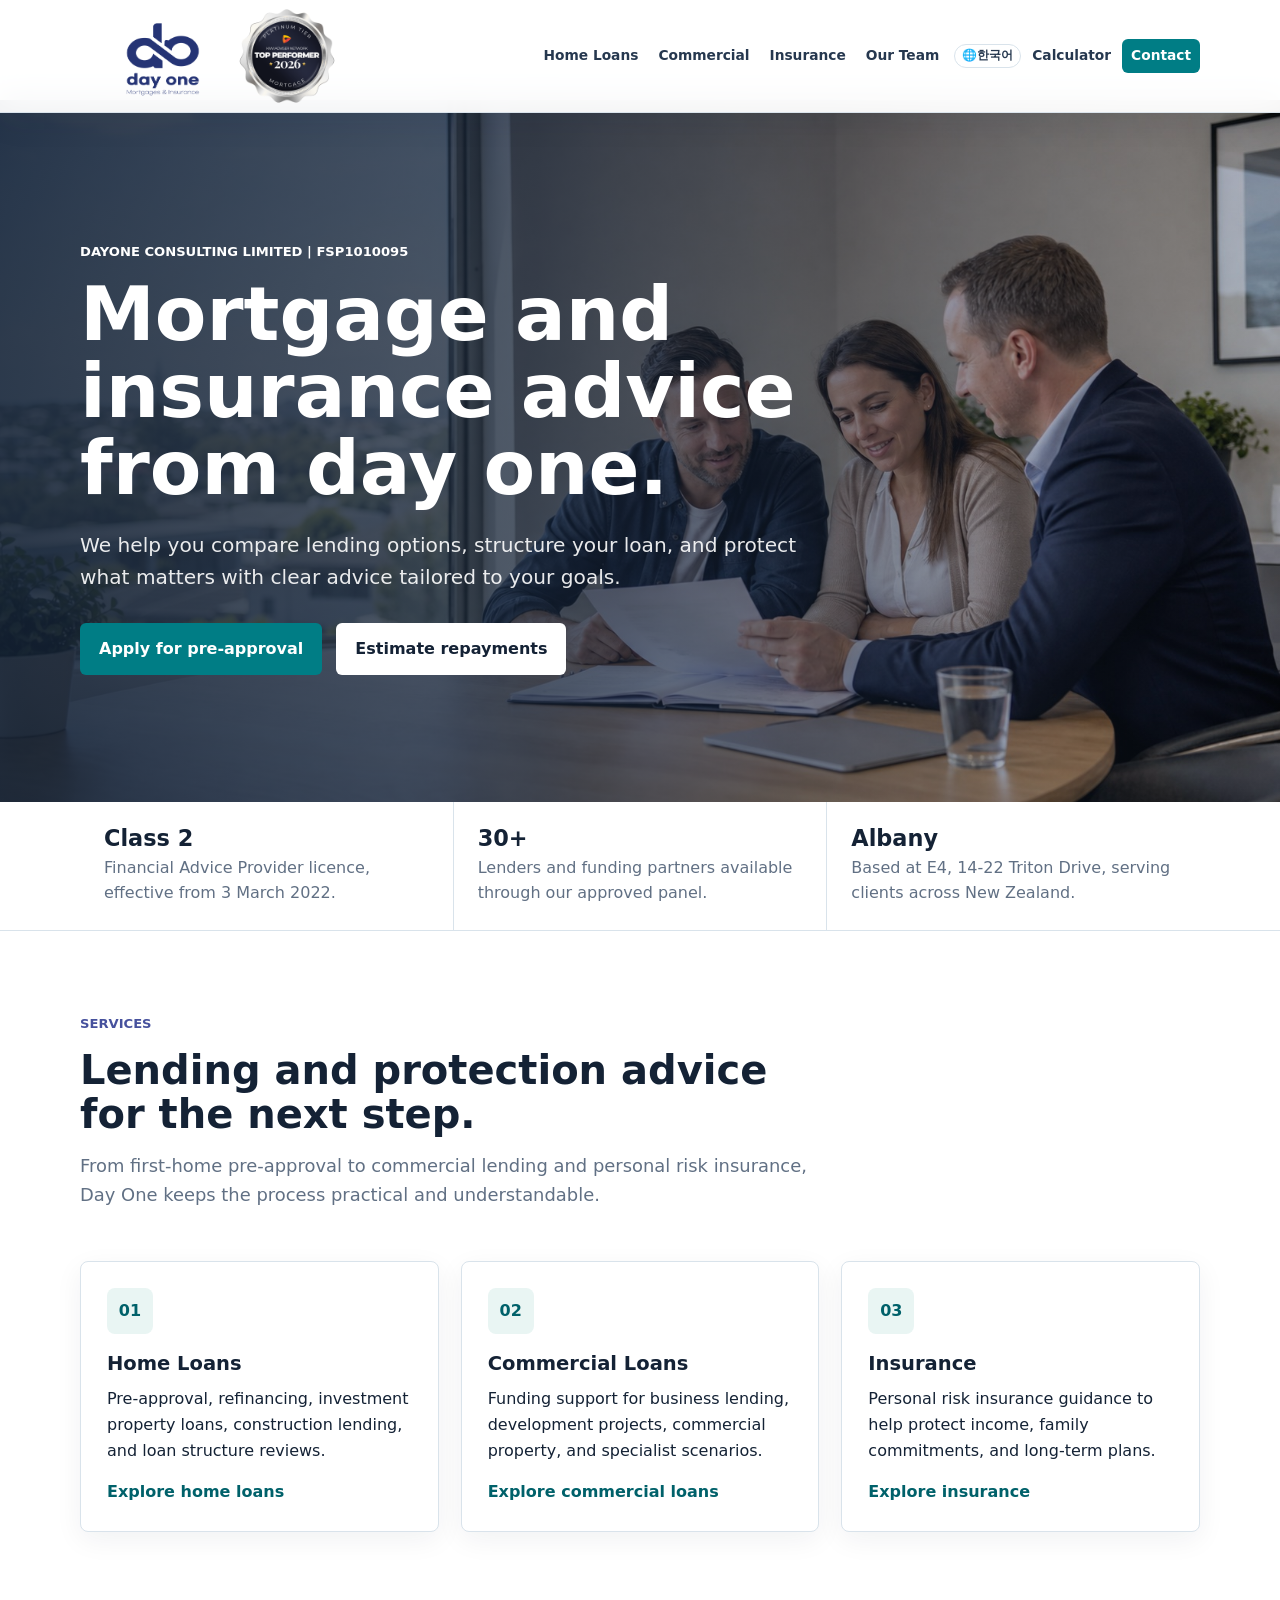
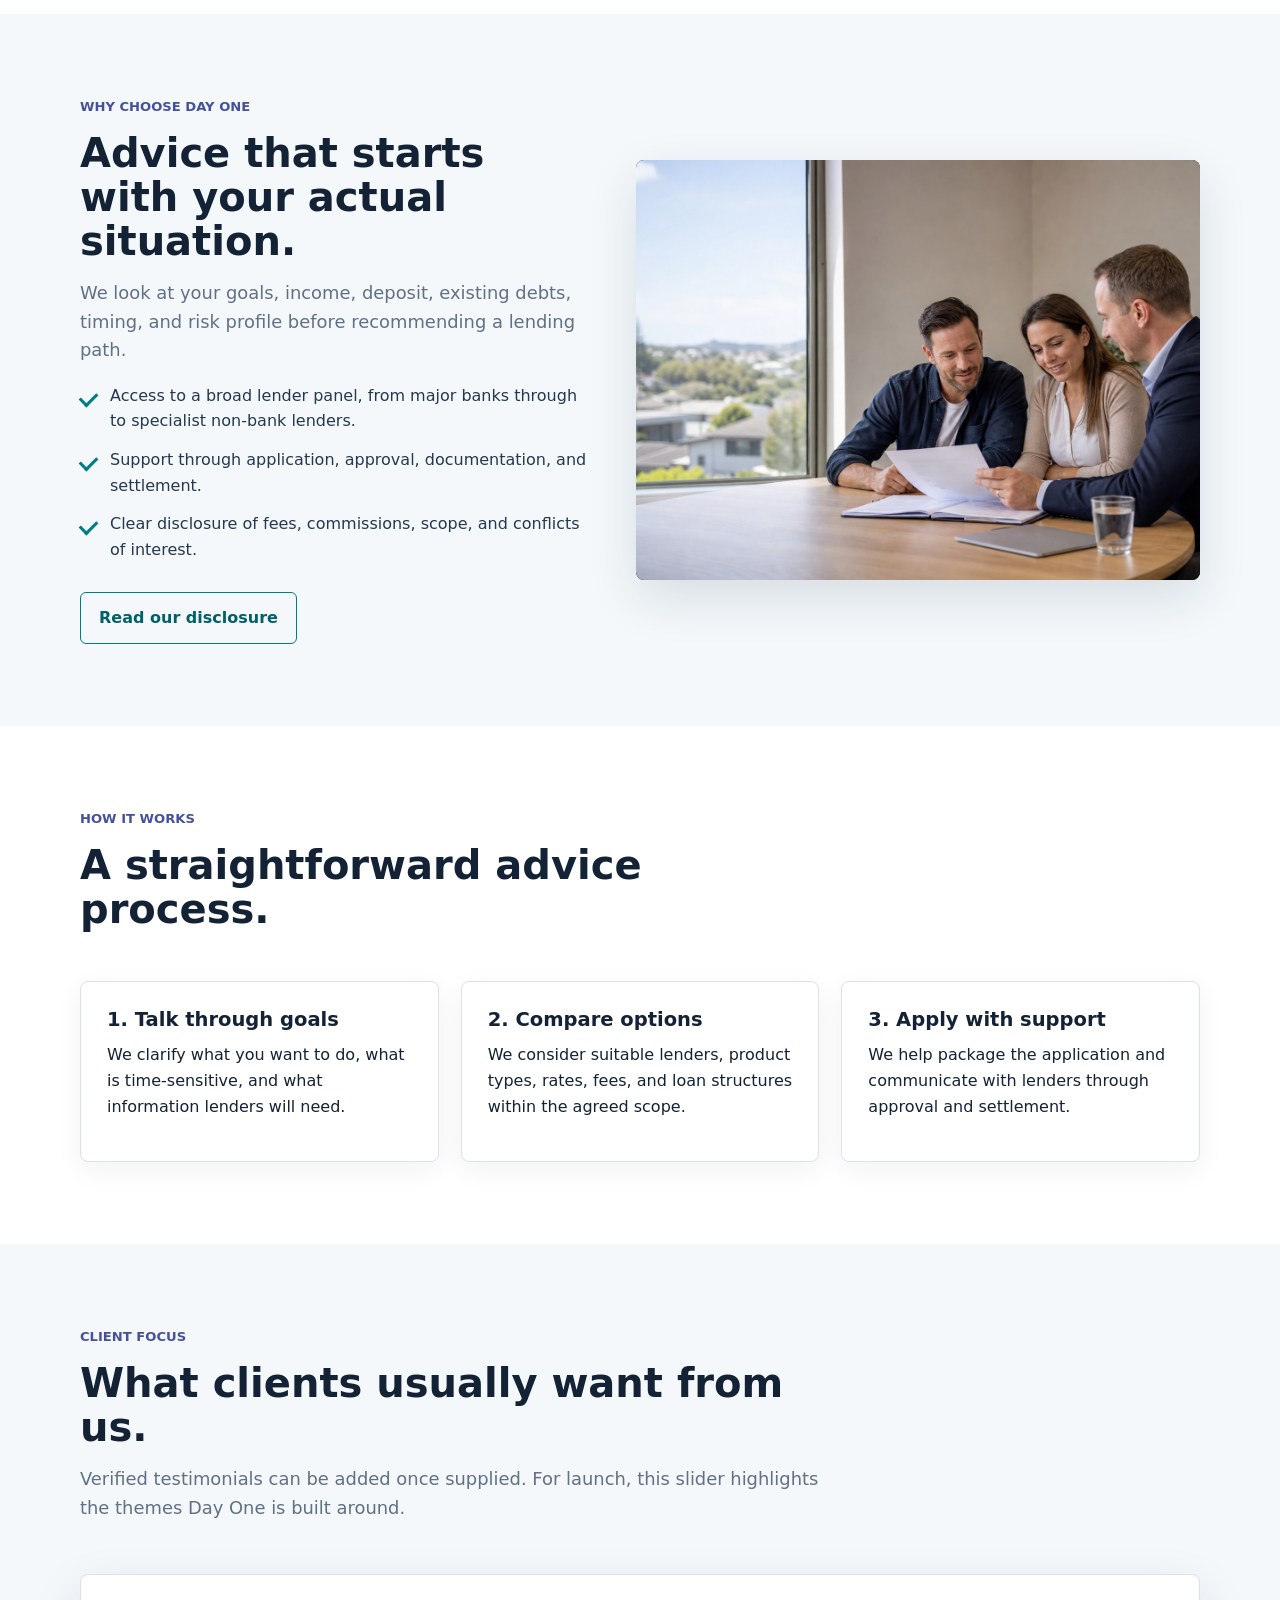
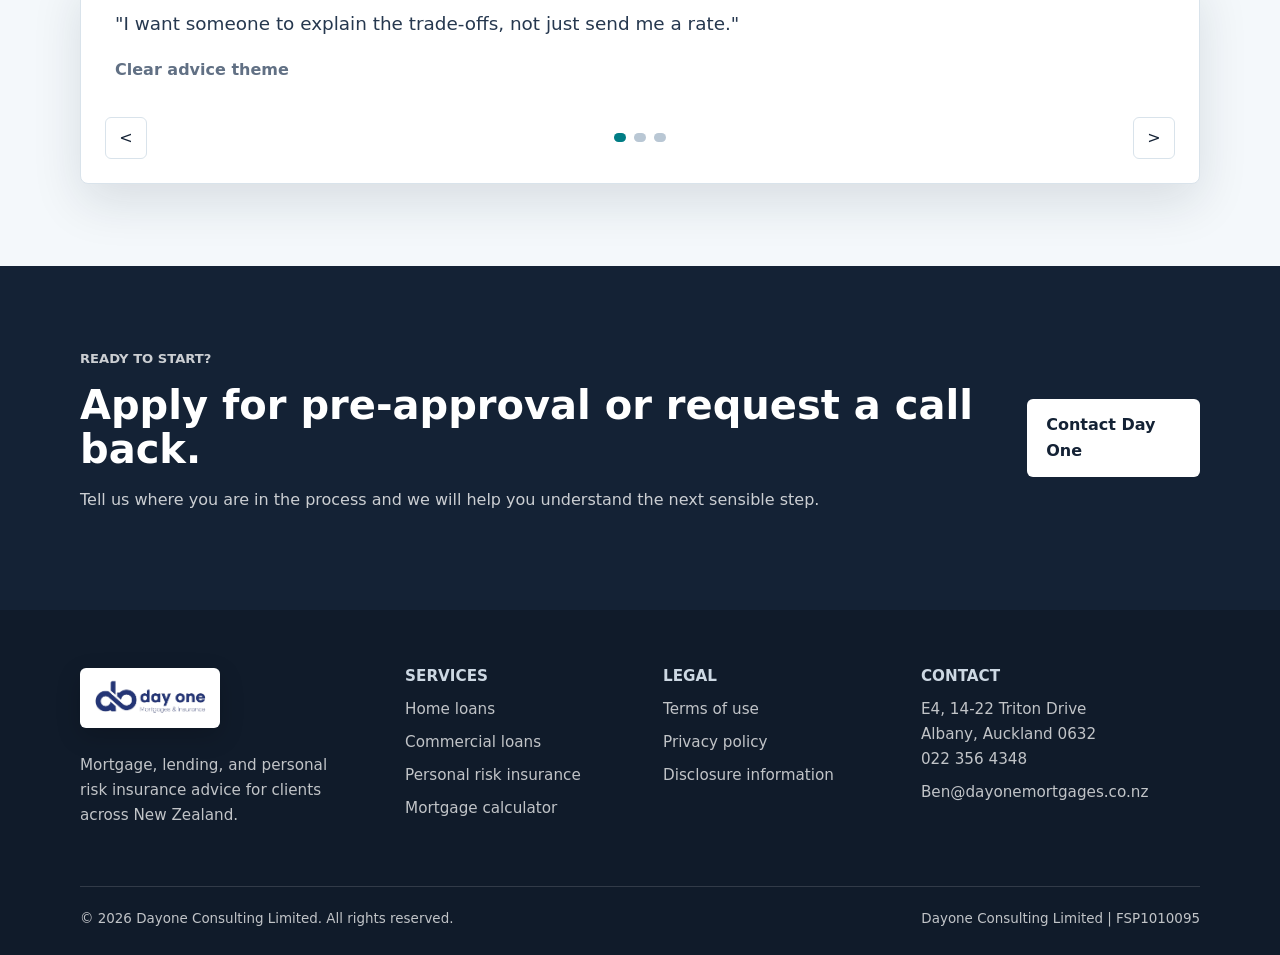
<file: index.html>
<!doctype html>
<html lang="en">
<head>
    <meta charset="utf-8">
    <meta name="viewport" content="width=device-width, initial-scale=1">
    <title>Day One Mortgages &amp; Insurance | Mortgage Adviser Auckland</title>
    <meta name="description" content="Day One Mortgages &amp; Insurance provides mortgage, lending, and personal risk insurance advice from Albany, Auckland.">
    <link rel="canonical" href="https://www.dayonemortgages.co.nz/">
    <meta property="og:title" content="Day One Mortgages &amp; Insurance">
    <meta property="og:description" content="Mortgage, lending, and personal risk insurance advice for New Zealand clients.">
    <meta property="og:type" content="website">
    <meta property="og:url" content="https://www.dayonemortgages.co.nz/">
    <meta property="og:image" content="https://www.dayonemortgages.co.nz/image/hero-advice.jpg">
    <meta name="twitter:card" content="summary_large_image">
    <link rel="preload" as="image" href="/image/hero-advice.jpg">
    <link rel="icon" href="/favicon.png">
    <link rel="apple-touch-icon" href="/apple-touch-icon.png">
    <link rel="stylesheet" href="/assets/css/site.css">
    <script type="application/ld+json">
    {
        "@context": "https://schema.org",
        "@type": "FinancialService",
        "name": "Day One Mortgages & Insurance",
        "legalName": "Dayone Consulting Limited",
        "url": "https://www.dayonemortgages.co.nz/",
        "email": "Ben@dayonemortgages.co.nz",
        "telephone": "+64 22 356 4348",
        "priceRange": "$$",
        "areaServed": "NZ",
        "address": {
            "@type": "PostalAddress",
            "streetAddress": "E4, 14-22 Triton Drive",
            "addressLocality": "Albany",
            "addressRegion": "Auckland",
            "postalCode": "0632",
            "addressCountry": "NZ"
        },
        "identifier": "FSP1010095"
    }
    </script>
</head>
<body>
    <a class="skip-link" href="#main">Skip to content</a>
    <div id="site-header"></div>

    <main id="main">
        <section class="hero">
            <div class="container hero-content">
                <p class="eyebrow">Dayone Consulting Limited | FSP1010095</p>
                <h1>Mortgage and insurance advice from day one.</h1>
                <p class="lead">We help you compare lending options, structure your loan, and protect what matters with clear advice tailored to your goals.</p>
                <div class="hero-actions">
                    <a class="button" href="/contact.html">Apply for pre-approval</a>
                    <a class="button secondary" href="/calculator.html">Estimate repayments</a>
                </div>
            </div>
        </section>

        <section class="trust-strip" aria-label="Business credentials">
            <div class="container trust-grid">
                <div class="trust-item">
                    <strong>Class 2</strong>
                    <span>Financial Advice Provider licence, effective from 3 March 2022.</span>
                </div>
                <div class="trust-item">
                    <strong>30+</strong>
                    <span>Lenders and funding partners available through our approved panel.</span>
                </div>
                <div class="trust-item">
                    <strong>Albany</strong>
                    <span>Based at E4, 14-22 Triton Drive, serving clients across New Zealand.</span>
                </div>
            </div>
        </section>

        <section class="section fade-in-section">
            <div class="container">
                <div class="section-head">
                    <div>
                        <p class="eyebrow">Services</p>
                        <h2>Lending and protection advice for the next step.</h2>
                        <p class="lead">From first-home pre-approval to commercial lending and personal risk insurance, Day One keeps the process practical and understandable.</p>
                    </div>
                </div>

                <div class="grid three">
                    <article class="card service-card">
                        <span class="icon-block" aria-hidden="true">01</span>
                        <h3>Home Loans</h3>
                        <p>Pre-approval, refinancing, investment property loans, construction lending, and loan structure reviews.</p>
                        <a class="card-link" href="/home-loans.html">Explore home loans</a>
                    </article>
                    <article class="card service-card">
                        <span class="icon-block" aria-hidden="true">02</span>
                        <h3>Commercial Loans</h3>
                        <p>Funding support for business lending, development projects, commercial property, and specialist scenarios.</p>
                        <a class="card-link" href="/commercial-loans.html">Explore commercial loans</a>
                    </article>
                    <article class="card service-card">
                        <span class="icon-block" aria-hidden="true">03</span>
                        <h3>Insurance</h3>
                        <p>Personal risk insurance guidance to help protect income, family commitments, and long-term plans.</p>
                        <a class="card-link" href="/insurance.html">Explore insurance</a>
                    </article>
                </div>
            </div>
        </section>

        <section class="section alt fade-in-section">
            <div class="container split">
                <div>
                    <p class="eyebrow">Why Choose Day One</p>
                    <h2>Advice that starts with your actual situation.</h2>
                    <p class="lead">We look at your goals, income, deposit, existing debts, timing, and risk profile before recommending a lending path.</p>
                    <ul class="check-list">
                        <li>Access to a broad lender panel, from major banks through to specialist non-bank lenders.</li>
                        <li>Support through application, approval, documentation, and settlement.</li>
                        <li>Clear disclosure of fees, commissions, scope, and conflicts of interest.</li>
                    </ul>
                    <div class="action-row">
                        <a class="button outline" href="/disclosure.html">Read our disclosure</a>
                    </div>
                </div>
                <div class="visual-panel">
                    <img src="/image/hero-advice.jpg" alt="Mortgage adviser reviewing home loan paperwork with clients">
                </div>
            </div>
        </section>

        <section class="section fade-in-section">
            <div class="container">
                <div class="section-head">
                    <div>
                        <p class="eyebrow">How It Works</p>
                        <h2>A straightforward advice process.</h2>
                    </div>
                </div>
                <div class="grid three">
                    <article class="card">
                        <h3>1. Talk through goals</h3>
                        <p>We clarify what you want to do, what is time-sensitive, and what information lenders will need.</p>
                    </article>
                    <article class="card">
                        <h3>2. Compare options</h3>
                        <p>We consider suitable lenders, product types, rates, fees, and loan structures within the agreed scope.</p>
                    </article>
                    <article class="card">
                        <h3>3. Apply with support</h3>
                        <p>We help package the application and communicate with lenders through approval and settlement.</p>
                    </article>
                </div>
            </div>
        </section>

        <section class="section alt fade-in-section">
            <div class="container">
                <div class="section-head">
                    <div>
                        <p class="eyebrow">Client Focus</p>
                        <h2>What clients usually want from us.</h2>
                        <p class="lead">Verified testimonials can be added once supplied. For launch, this slider highlights the themes Day One is built around.</p>
                    </div>
                </div>
                <div class="testimonial-shell" data-testimonials>
                    <div class="testimonial-track" data-testimonial-track>
                        <article class="testimonial-card" data-testimonial-card>
                            <p>"I want someone to explain the trade-offs, not just send me a rate."</p>
                            <footer>Clear advice theme</footer>
                        </article>
                        <article class="testimonial-card" data-testimonial-card>
                            <p>"I need to know what I can realistically borrow before I start making offers."</p>
                            <footer>Pre-approval theme</footer>
                        </article>
                        <article class="testimonial-card" data-testimonial-card>
                            <p>"My lending situation is not standard, so I need someone who can work through the details."</p>
                            <footer>Specialist lending theme</footer>
                        </article>
                    </div>
                    <div class="slider-controls">
                        <button class="slider-button" type="button" data-testimonial-prev aria-label="Previous slide">&lt;</button>
                        <div class="slider-dots" data-testimonial-dots aria-label="Choose testimonial slide"></div>
                        <button class="slider-button" type="button" data-testimonial-next aria-label="Next slide">&gt;</button>
                    </div>
                </div>
            </div>
        </section>

        <section class="section cta-band">
            <div class="container">
                <div>
                    <p class="eyebrow">Ready to start?</p>
                    <h2>Apply for pre-approval or request a call back.</h2>
                    <p>Tell us where you are in the process and we will help you understand the next sensible step.</p>
                </div>
                <a class="button secondary" href="/contact.html">Contact Day One</a>
            </div>
        </section>
    </main>

    <div id="site-footer"></div>
    <script src="/assets/js/site.js" defer></script>
</body>
</html>
</file>
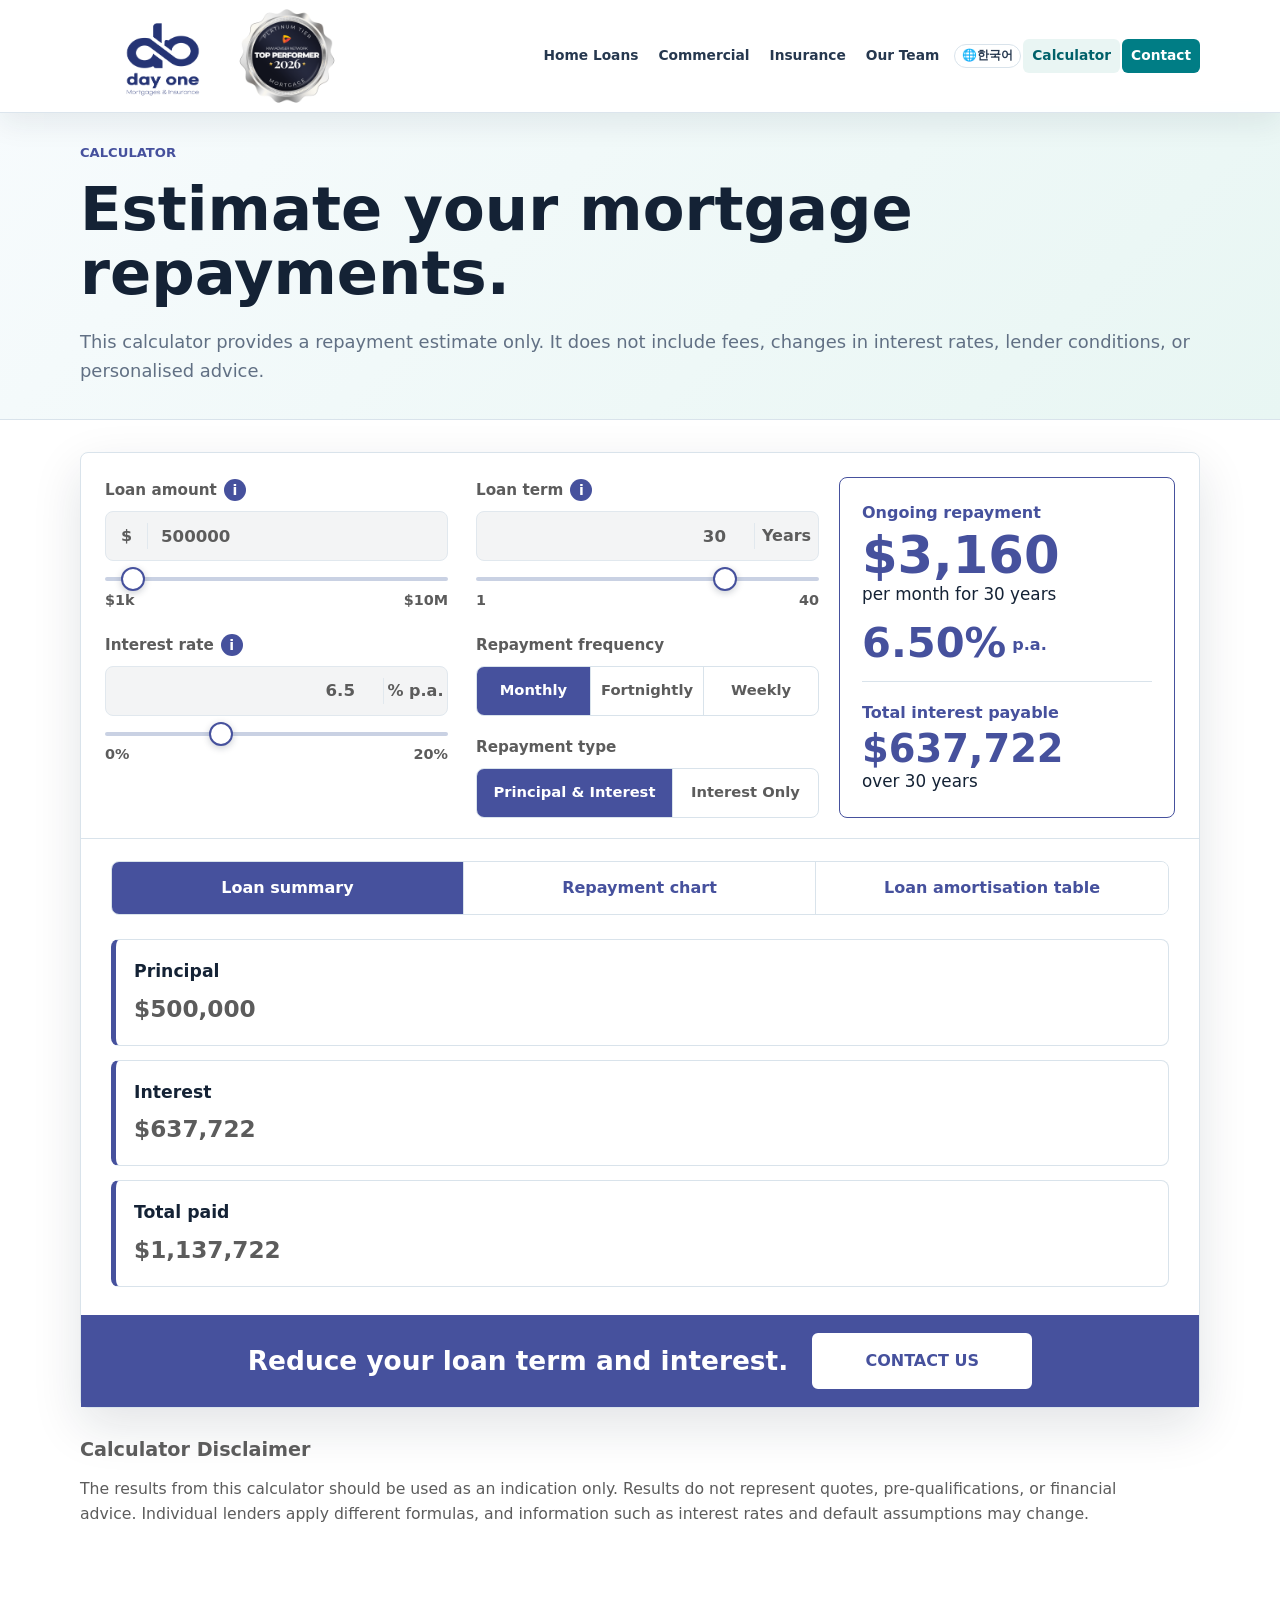
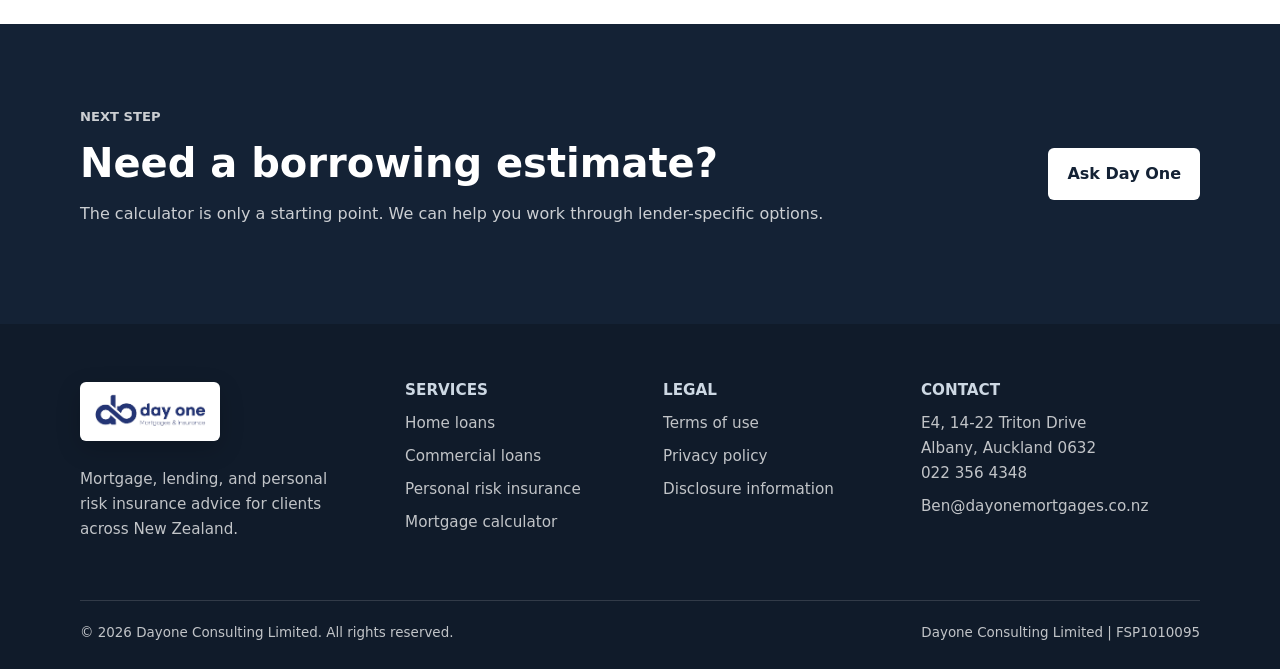
<file: calculator.html>
<!doctype html>
<html lang="en">
<head>
    <meta charset="utf-8">
    <meta name="viewport" content="width=device-width, initial-scale=1">
    <title>Mortgage Calculator | Day One Mortgages &amp; Insurance</title>
    <meta name="description" content="Estimate weekly, fortnightly, or monthly mortgage repayments with the Day One mortgage calculator.">
    <link rel="canonical" href="https://www.dayonemortgages.co.nz/calculator.html">
    <meta property="og:title" content="Mortgage Calculator | Day One Mortgages &amp; Insurance">
    <meta property="og:description" content="Estimate mortgage repayments for guidance before speaking with an adviser.">
    <meta property="og:type" content="website">
    <meta property="og:url" content="https://www.dayonemortgages.co.nz/calculator.html">
    <meta property="og:image" content="https://www.dayonemortgages.co.nz/image/hero-advice.jpg">
    <meta name="twitter:card" content="summary_large_image">
    <link rel="icon" href="/favicon.png">
    <link rel="apple-touch-icon" href="/apple-touch-icon.png">
    <link rel="stylesheet" href="/assets/css/site.css">
</head>
<body>
    <a class="skip-link" href="#main">Skip to content</a>
    <div id="site-header"></div>

    <main id="main" class="calculator-page">
        <section class="page-hero">
            <div class="container">
                <p class="eyebrow">Calculator</p>
                <h1>Estimate your mortgage repayments.</h1>
                <p class="lead">This calculator provides a repayment estimate only. It does not include fees, changes in interest rates, lender conditions, or personalised advice.</p>
            </div>
        </section>

        <section class="section calculator-section">
            <div class="container">
                <form class="calculator-widget" data-calculator-form novalidate>
                    <div class="calculator-controls">
                        <div class="calc-control calc-control-wide">
                            <div class="calc-label-row">
                                <label for="loanAmount">Loan amount</label>
                                <button class="info-badge" type="button" aria-label="Loan amount information" data-tooltip="Enter the amount you expect to borrow, excluding deposit and any upfront costs.">i</button>
                            </div>
                            <div class="calc-input-group">
                                <span>$</span>
                                <input id="loanAmount" name="loanAmount" type="number" min="1000" max="10000000" step="any" value="500000" inputmode="decimal" required aria-describedby="loanAmountError" aria-invalid="false">
                            </div>
                            <input class="range-input" id="loanAmountRange" type="range" min="1000" max="10000000" step="1000" value="500000" data-range-for="loanAmount" aria-label="Loan amount slider">
                            <div class="range-scale"><span>$1k</span><span>$10M</span></div>
                            <p class="field-error" id="loanAmountError" data-field-error="loanAmount" hidden></p>
                        </div>

                        <div class="calc-control">
                            <div class="calc-label-row">
                                <label for="loanTerm">Loan term</label>
                                <button class="info-badge" type="button" aria-label="Loan term information" data-tooltip="Choose how many years the loan is paid over. A shorter term usually means higher repayments but less total interest.">i</button>
                            </div>
                            <div class="calc-input-group">
                                <input id="loanTerm" name="loanTerm" type="number" min="1" max="40" step="1" value="30" inputmode="numeric" required aria-describedby="loanTermError" aria-invalid="false">
                                <span>Years</span>
                            </div>
                            <input class="range-input" id="loanTermRange" type="range" min="1" max="40" step="1" value="30" data-range-for="loanTerm" aria-label="Loan term slider">
                            <div class="range-scale"><span>1</span><span>40</span></div>
                            <p class="field-error" id="loanTermError" data-field-error="loanTerm" hidden></p>
                        </div>

                        <div class="calc-control">
                            <div class="calc-label-row">
                                <label for="interestRate">Interest rate</label>
                                <button class="info-badge" type="button" aria-label="Interest rate information" data-tooltip="Use an annual interest rate. Even small rate changes can noticeably affect repayments and total interest.">i</button>
                            </div>
                            <div class="calc-input-group">
                                <input id="interestRate" name="interestRate" type="number" min="0" max="20" step="0.01" value="6.5" inputmode="decimal" required aria-describedby="interestRateError" aria-invalid="false">
                                <span>% p.a.</span>
                            </div>
                            <input class="range-input" id="interestRateRange" type="range" min="0" max="20" step="0.01" value="6.5" data-range-for="interestRate" aria-label="Interest rate slider">
                            <div class="range-scale"><span>0%</span><span>20%</span></div>
                            <p class="field-error" id="interestRateError" data-field-error="interestRate" hidden></p>
                        </div>

                        <div class="calc-control segmented-field">
                            <p class="segmented-label" id="repaymentFrequencyLabel">Repayment frequency</p>
                            <div class="segmented-control" role="radiogroup" aria-labelledby="repaymentFrequencyLabel">
                                <input id="freqMonthly" name="repaymentFrequency" type="radio" value="monthly" checked>
                                <label for="freqMonthly">Monthly</label>
                                <input id="freqFortnightly" name="repaymentFrequency" type="radio" value="fortnightly">
                                <label for="freqFortnightly">Fortnightly</label>
                                <input id="freqWeekly" name="repaymentFrequency" type="radio" value="weekly">
                                <label for="freqWeekly">Weekly</label>
                            </div>
                            <p class="field-error" id="repaymentFrequencyError" data-field-error="repaymentFrequency" hidden></p>

                            <p class="repayment-type-label" id="repaymentTypeLabel">Repayment type</p>
                            <div class="segmented-control two-option" role="radiogroup" aria-labelledby="repaymentTypeLabel">
                                <input id="typePrincipalInterest" name="repaymentType" type="radio" value="principalInterest" checked>
                                <label for="typePrincipalInterest">Principal &amp; Interest</label>
                                <input id="typeInterestOnly" name="repaymentType" type="radio" value="interestOnly">
                                <label for="typeInterestOnly">Interest Only</label>
                            </div>
                            <p class="field-error" id="repaymentTypeError" data-field-error="repaymentType" hidden></p>
                        </div>
                    </div>

                    <p class="form-status" data-calculator-status aria-live="polite"></p>

                    <div class="calculator-reduction">
                        <p>Reduce your loan term and interest.</p>
                        <a class="button secondary" href="/contact.html">Contact us</a>
                    </div>

                    <div class="calculator-output" data-calculator-result aria-live="polite">
                        <div class="calc-output-grid">
                            <div class="calc-main">
                                <div class="calc-tabs" role="tablist" aria-label="Calculator result views">
                                    <button class="calc-tab is-active" id="tab-summary" type="button" role="tab" aria-selected="true" aria-controls="panel-summary" data-calc-tab="summary">Loan summary</button>
                                    <button class="calc-tab" id="tab-chart" type="button" role="tab" aria-selected="false" aria-controls="panel-chart" data-calc-tab="chart">Repayment chart</button>
                                    <button class="calc-tab" id="tab-table" type="button" role="tab" aria-selected="false" aria-controls="panel-table" data-calc-tab="table">Loan amortisation table</button>
                                </div>

                                <section class="calc-panel is-active" id="panel-summary" role="tabpanel" aria-labelledby="tab-summary" data-calc-panel="summary">
                                    <div class="calc-breakdown">
                                        <span><b>Principal</b><output data-output-principal>$500,000</output></span>
                                        <span><b>Interest</b><output data-total-interest>$637,722</output></span>
                                        <span><b>Total paid</b><output data-total-paid>$1,137,722</output></span>
                                    </div>
                                </section>

                                <section class="calc-panel" id="panel-chart" role="tabpanel" aria-labelledby="tab-chart" data-calc-panel="chart" hidden>
                                    <div class="repayment-chart" data-repayment-chart></div>
                                    <div class="chart-legend">
                                        <span><i class="legend-principal"></i>Principal</span>
                                        <span><i class="legend-interest"></i>Interest</span>
                                    </div>
                                </section>

                                <section class="calc-panel" id="panel-table" role="tabpanel" aria-labelledby="tab-table" data-calc-panel="table" hidden>
                                    <div class="table-wrap">
                                        <table class="amortisation-table">
                                            <thead>
                                                <tr>
                                                    <th>No.</th>
                                                    <th>Payment</th>
                                                    <th>Interest</th>
                                                    <th>Balance</th>
                                                </tr>
                                            </thead>
                                            <tbody data-amortisation-table></tbody>
                                        </table>
                                    </div>
                                </section>
                            </div>

                            <aside class="calc-side" aria-label="Loan summary">
                                <div class="calc-result-card">
                                    <p>Ongoing repayment</p>
                                    <strong data-repayment-amount>$3,160</strong>
                                    <span data-repayment-caption>per month for 30 years</span>
                                    <div class="calc-rate"><output data-output-rate>6.50%</output><small>p.a.</small></div>
                                    <hr>
                                    <p>Total interest payable</p>
                                    <strong class="sub-result" data-total-interest-large>$637,722</strong>
                                    <span data-total-interest-caption>over 30 years</span>
                                </div>
                            </aside>
                        </div>
                    </div>
                </form>

                <div class="calculator-disclaimer">
                    <h2>Calculator Disclaimer</h2>
                    <p>The results from this calculator should be used as an indication only. Results do not represent quotes, pre-qualifications, or financial advice. Individual lenders apply different formulas, and information such as interest rates and default assumptions may change.</p>
                </div>
            </div>
        </section>

        <section class="section cta-band">
            <div class="container">
                <div>
                    <p class="eyebrow">Next step</p>
                    <h2>Need a borrowing estimate?</h2>
                    <p>The calculator is only a starting point. We can help you work through lender-specific options.</p>
                </div>
                <a class="button secondary" href="/contact.html">Ask Day One</a>
            </div>
        </section>
    </main>

    <div id="site-footer"></div>
    <script src="/assets/js/site.js" defer></script>
    <script src="/assets/js/calculator.js" defer></script>
</body>
</html>
</file>
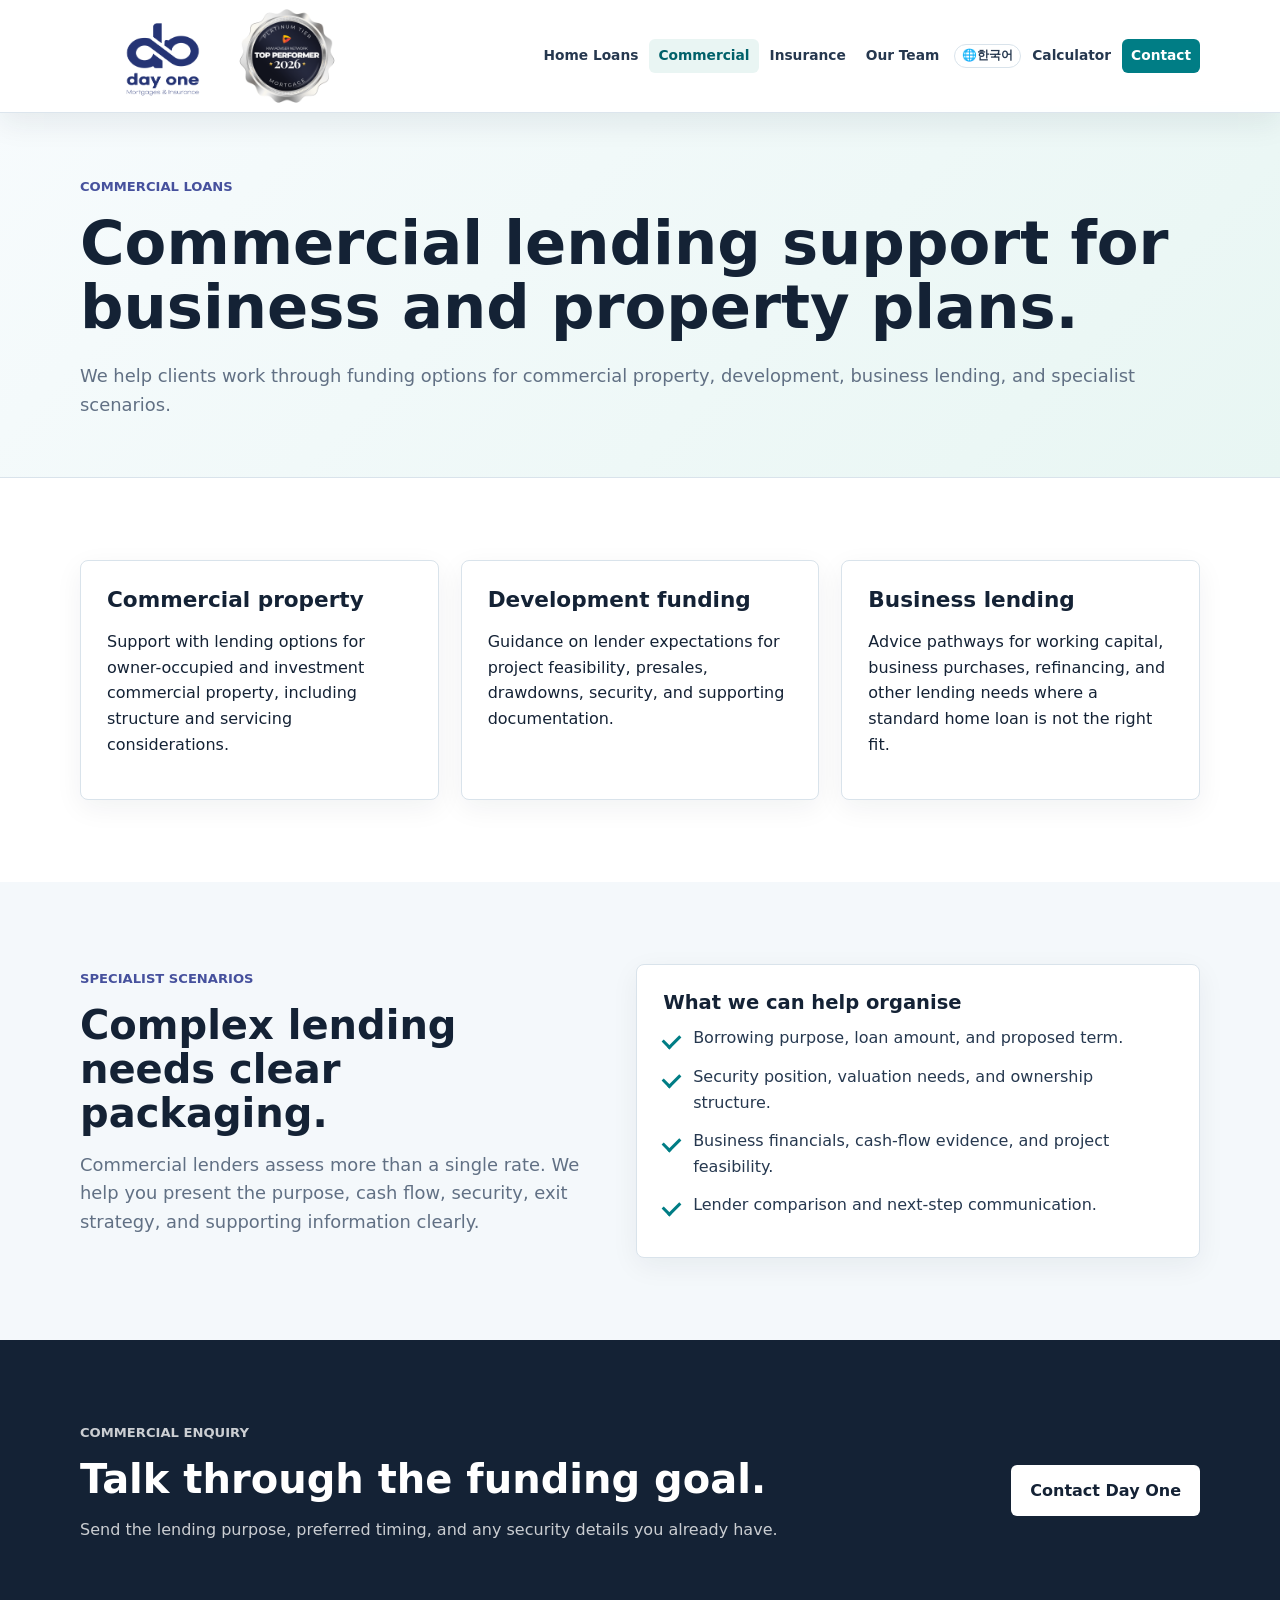
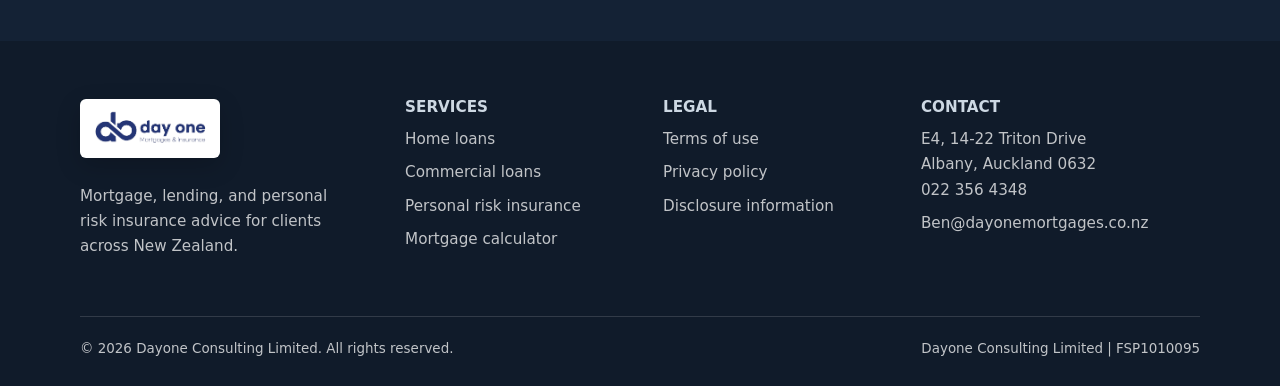
<file: commercial-loans.html>
<!doctype html>
<html lang="en">
<head>
    <meta charset="utf-8">
    <meta name="viewport" content="width=device-width, initial-scale=1">
    <title>Commercial Loans | Day One Mortgages &amp; Insurance</title>
    <meta name="description" content="Commercial and business lending advice, including development funding and commercial property loan support.">
    <link rel="canonical" href="https://www.dayonemortgages.co.nz/commercial-loans.html">
    <meta property="og:title" content="Commercial Loans | Day One Mortgages &amp; Insurance">
    <meta property="og:description" content="Business, commercial property, and development lending support.">
    <meta property="og:type" content="website">
    <meta property="og:url" content="https://www.dayonemortgages.co.nz/commercial-loans.html">
    <meta property="og:image" content="https://www.dayonemortgages.co.nz/image/hero-advice.jpg">
    <meta name="twitter:card" content="summary_large_image">
    <link rel="icon" href="/favicon.png">
    <link rel="apple-touch-icon" href="/apple-touch-icon.png">
    <link rel="stylesheet" href="/assets/css/site.css">
</head>
<body>
    <a class="skip-link" href="#main">Skip to content</a>
    <div id="site-header"></div>

    <main id="main">
        <section class="page-hero">
            <div class="container">
                <p class="eyebrow">Commercial Loans</p>
                <h1>Commercial lending support for business and property plans.</h1>
                <p class="lead">We help clients work through funding options for commercial property, development, business lending, and specialist scenarios.</p>
            </div>
        </section>

        <section class="section">
            <div class="container grid three">
                <article class="card">
                    <h2>Commercial property</h2>
                    <p>Support with lending options for owner-occupied and investment commercial property, including structure and servicing considerations.</p>
                </article>
                <article class="card">
                    <h2>Development funding</h2>
                    <p>Guidance on lender expectations for project feasibility, presales, drawdowns, security, and supporting documentation.</p>
                </article>
                <article class="card">
                    <h2>Business lending</h2>
                    <p>Advice pathways for working capital, business purchases, refinancing, and other lending needs where a standard home loan is not the right fit.</p>
                </article>
            </div>
        </section>

        <section class="section alt fade-in-section">
            <div class="container split">
                <div>
                    <p class="eyebrow">Specialist Scenarios</p>
                    <h2>Complex lending needs clear packaging.</h2>
                    <p class="lead">Commercial lenders assess more than a single rate. We help you present the purpose, cash flow, security, exit strategy, and supporting information clearly.</p>
                </div>
                <div class="card">
                    <h3>What we can help organise</h3>
                    <ul class="check-list">
                        <li>Borrowing purpose, loan amount, and proposed term.</li>
                        <li>Security position, valuation needs, and ownership structure.</li>
                        <li>Business financials, cash-flow evidence, and project feasibility.</li>
                        <li>Lender comparison and next-step communication.</li>
                    </ul>
                </div>
            </div>
        </section>

        <section class="section cta-band">
            <div class="container">
                <div>
                    <p class="eyebrow">Commercial enquiry</p>
                    <h2>Talk through the funding goal.</h2>
                    <p>Send the lending purpose, preferred timing, and any security details you already have.</p>
                </div>
                <a class="button secondary" href="/contact.html">Contact Day One</a>
            </div>
        </section>
    </main>

    <div id="site-footer"></div>
    <script src="/assets/js/site.js" defer></script>
</body>
</html>
</file>
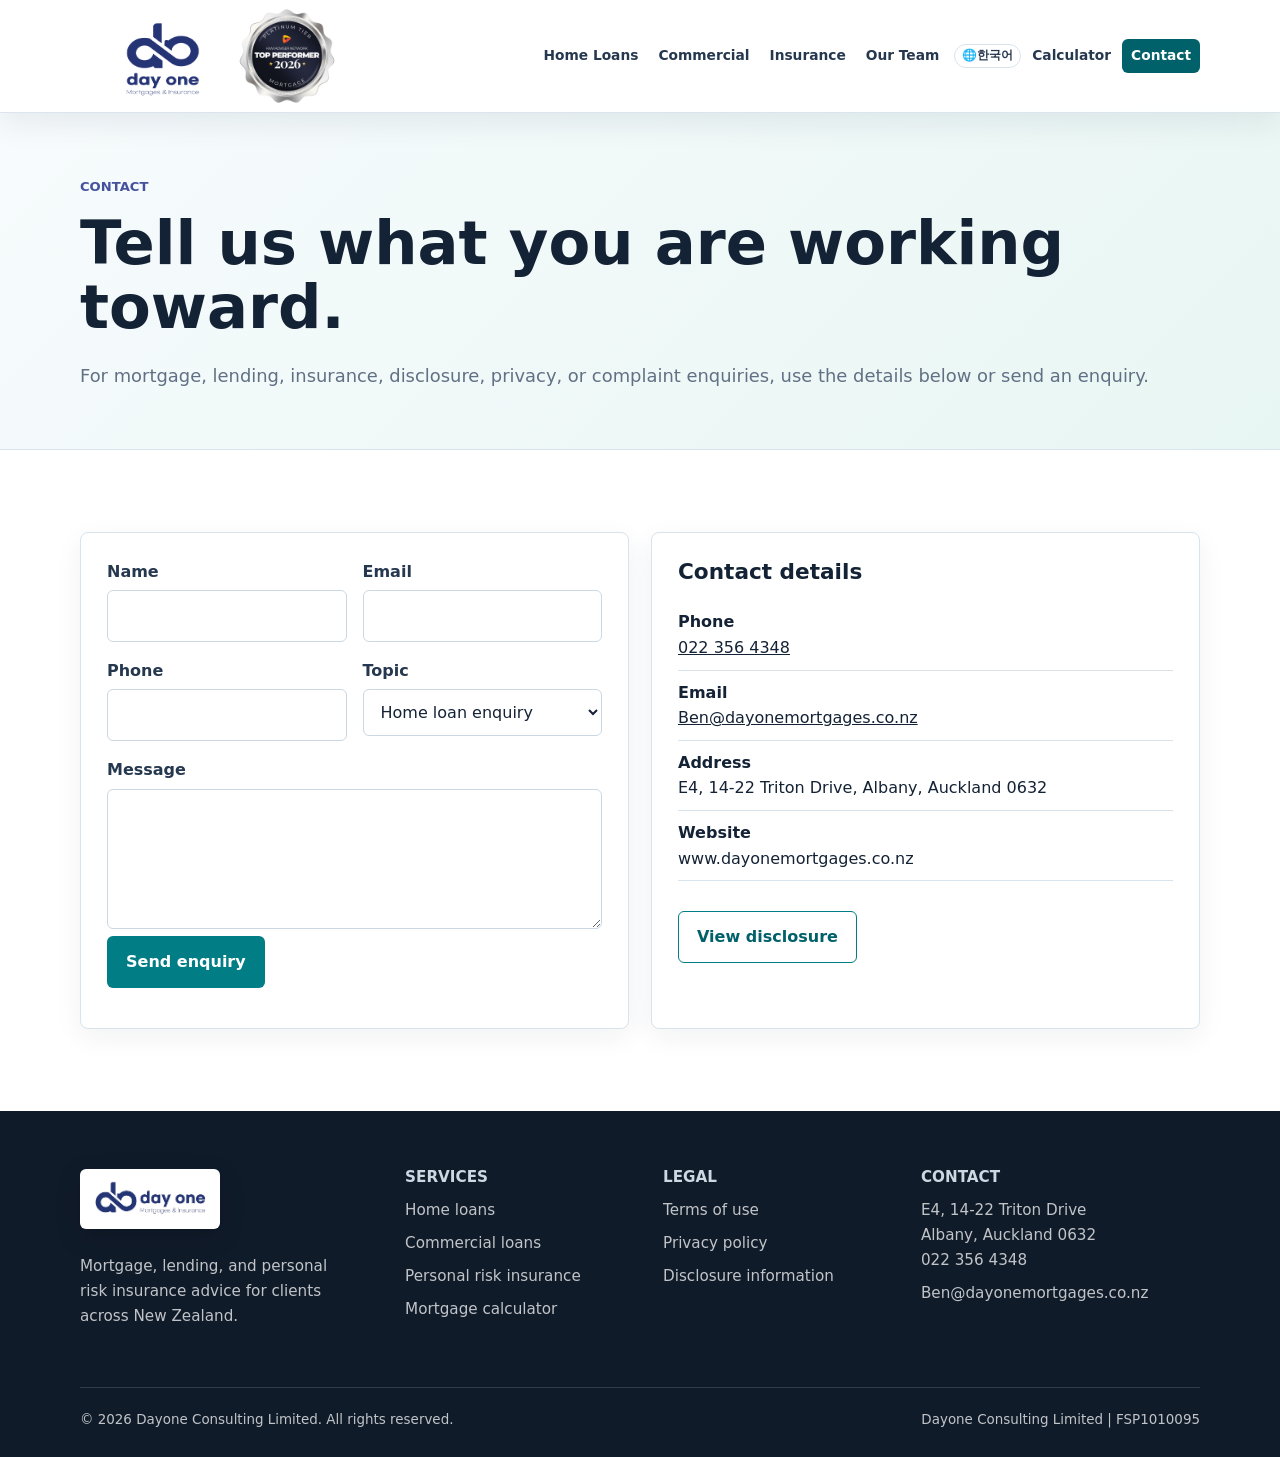
<file: contact.html>
<!doctype html>
<html lang="en">

<head>
    <meta charset="utf-8">
    <meta name="viewport" content="width=device-width, initial-scale=1">
    <title>Contact | Day One Mortgages &amp; Insurance</title>
    <meta name="description" content="Contact Day One Mortgages &amp; Insurance in Albany, Auckland by phone or email.">
    <link rel="canonical" href="https://www.dayonemortgages.co.nz/contact.html">
    <meta property="og:title" content="Contact | Day One Mortgages &amp; Insurance">
    <meta property="og:description" content="Contact Day One for mortgage, lending, and insurance enquiries.">
    <meta property="og:type" content="website">
    <meta property="og:url" content="https://www.dayonemortgages.co.nz/contact.html">
    <meta property="og:image" content="https://www.dayonemortgages.co.nz/image/hero-advice.jpg">
    <meta name="twitter:card" content="summary_large_image">
    <link rel="icon" href="/favicon.png">
    <link rel="apple-touch-icon" href="/apple-touch-icon.png">
    <link rel="stylesheet" href="/assets/css/site.css">
</head>

<body>
    <a class="skip-link" href="#main">Skip to content</a>
    <div id="site-header"></div>

    <main id="main">
        <section class="page-hero">
            <div class="container">
                <p class="eyebrow">Contact</p>
                <h1>Tell us what you are working toward.</h1>
                <p class="lead">For mortgage, lending, insurance, disclosure, privacy, or complaint enquiries, use the
                    details below or send an enquiry.</p>
            </div>
        </section>

        <section class="section">
            <div class="container grid two">
                <form class="card" data-w3forms-form action="https://api.w3forms.com/submit" method="POST">
                    <input type="hidden" name="access_key" value="w3f_903d4fc35ec6a12e98c5b7bbbbc804f621cabfc52af2e292">
                    <input type="hidden" name="subject" value="New Day One website enquiry">
                    <input type="hidden" name="from_name" value="Day One Mortgages website">
                    <input type="checkbox" name="botcheck" class="honeypot" tabindex="-1" autocomplete="off">

                    <div class="honeypot" aria-hidden="true">
                        <label for="website">Website</label>
                        <input id="website" name="website" type="text" tabindex="-1" autocomplete="off">
                    </div>
                    <div class="form-grid">
                        <div class="field">
                            <label for="name">Name</label>
                            <input id="name" name="name" autocomplete="name" required>
                        </div>
                        <div class="field">
                            <label for="email">Email</label>
                            <input id="email" name="email" type="email" autocomplete="email" required>
                        </div>
                        <div class="field">
                            <label for="phone">Phone</label>
                            <input id="phone" name="phone" autocomplete="tel">
                        </div>
                        <div class="field">
                            <label for="topic">Topic</label>
                            <select id="topic" name="topic">
                                <option>Home loan enquiry</option>
                                <option>Commercial loan enquiry</option>
                                <option>Insurance review</option>
                                <option>Disclosure request</option>
                                <option>Privacy request</option>
                                <option>Complaint</option>
                            </select>
                        </div>
                        <div class="field full">
                            <label for="message">Message</label>
                            <textarea id="message" name="message" required></textarea>
                        </div>
                    </div>
                    <button class="button" type="submit">Send enquiry</button>
                    <p class="form-status" data-form-status aria-live="polite"></p>
                </form>

                <aside class="card">
                    <h2>Contact details</h2>
                    <ul class="plain-list">
                        <li><strong>Phone</strong><br><a href="tel:+64223564348">022 356 4348</a></li>
                        <li><strong>Email</strong><br><a
                                href="mailto:Ben@dayonemortgages.co.nz">Ben@dayonemortgages.co.nz</a></li>
                        <li><strong>Address</strong><br>E4, 14-22 Triton Drive, Albany, Auckland 0632</li>
                        <li><strong>Website</strong><br>www.dayonemortgages.co.nz</li>
                    </ul>
                    <div class="action-row">
                        <a class="button outline" href="/disclosure.html">View disclosure</a>
                    </div>
                </aside>
            </div>
        </section>
    </main>

    <div id="site-footer"></div>
    <script src="/assets/js/site.js" defer></script>
</body>

</html>
</file>
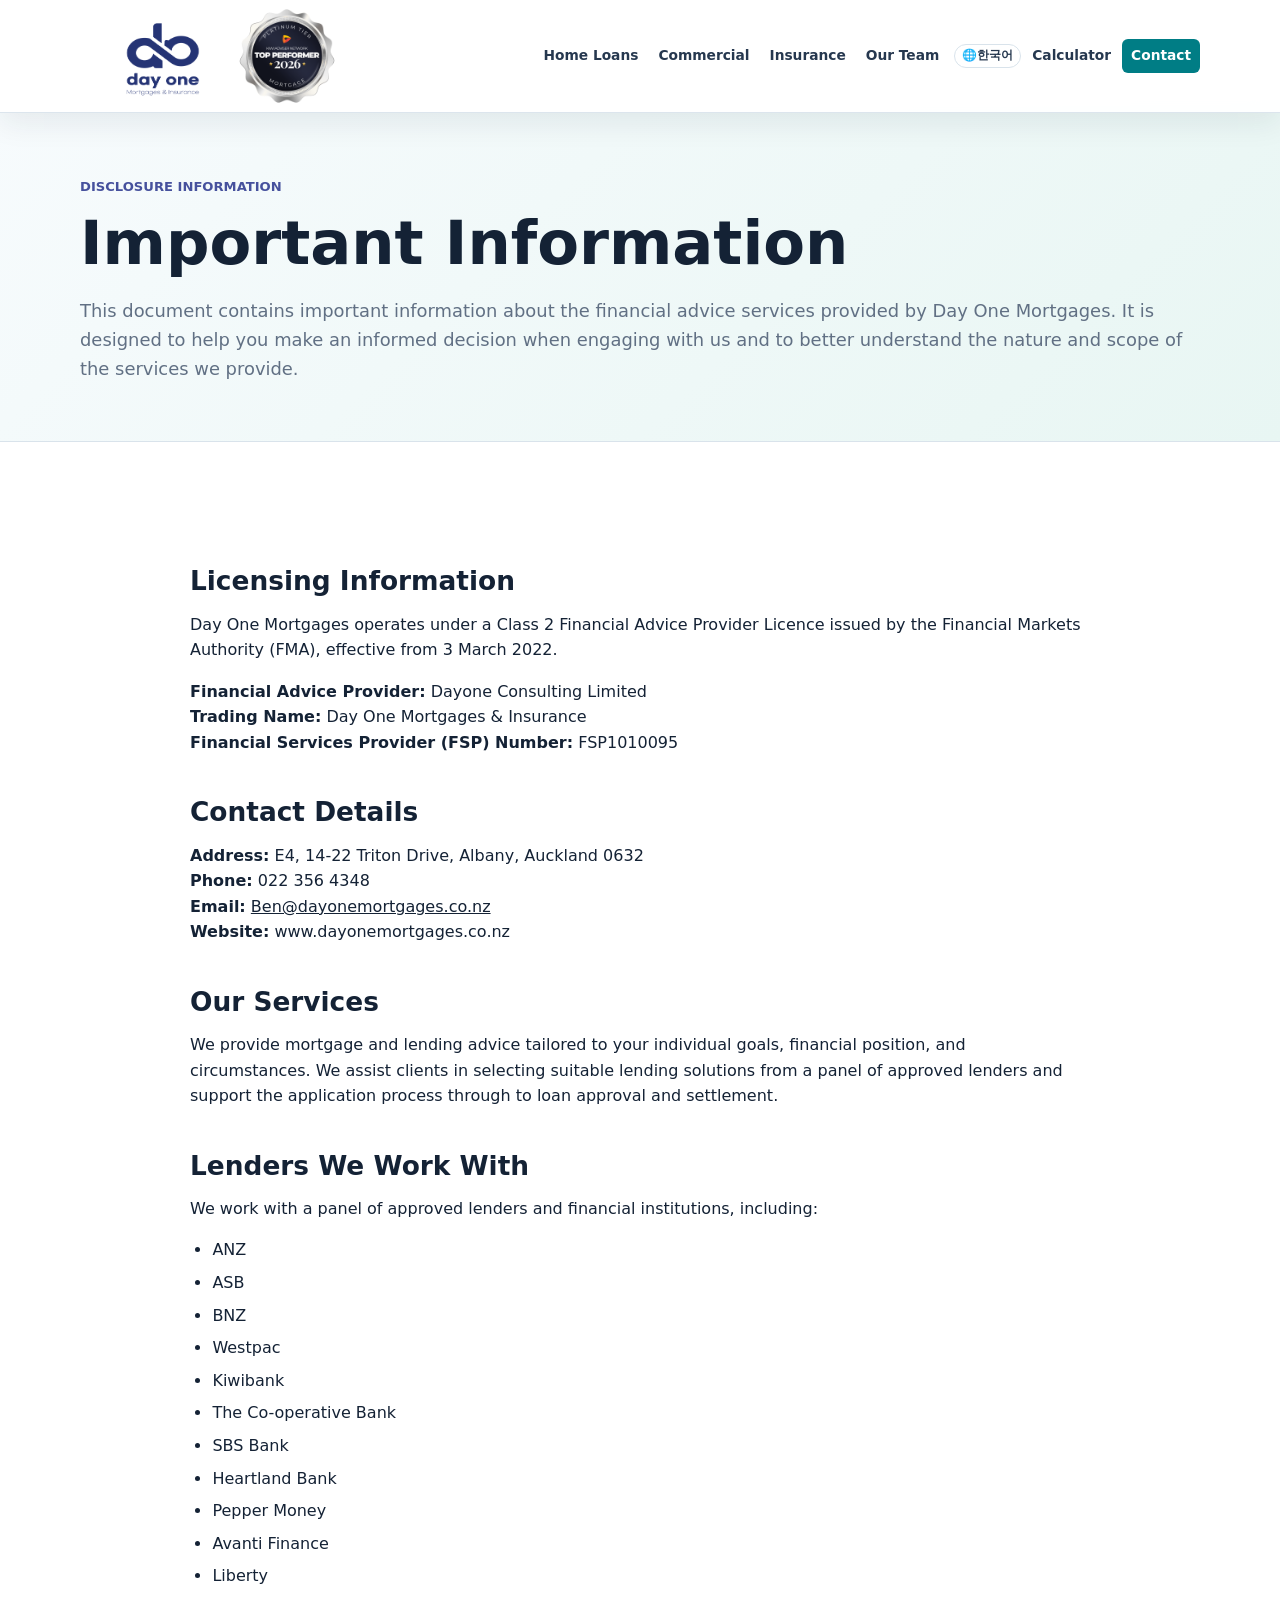
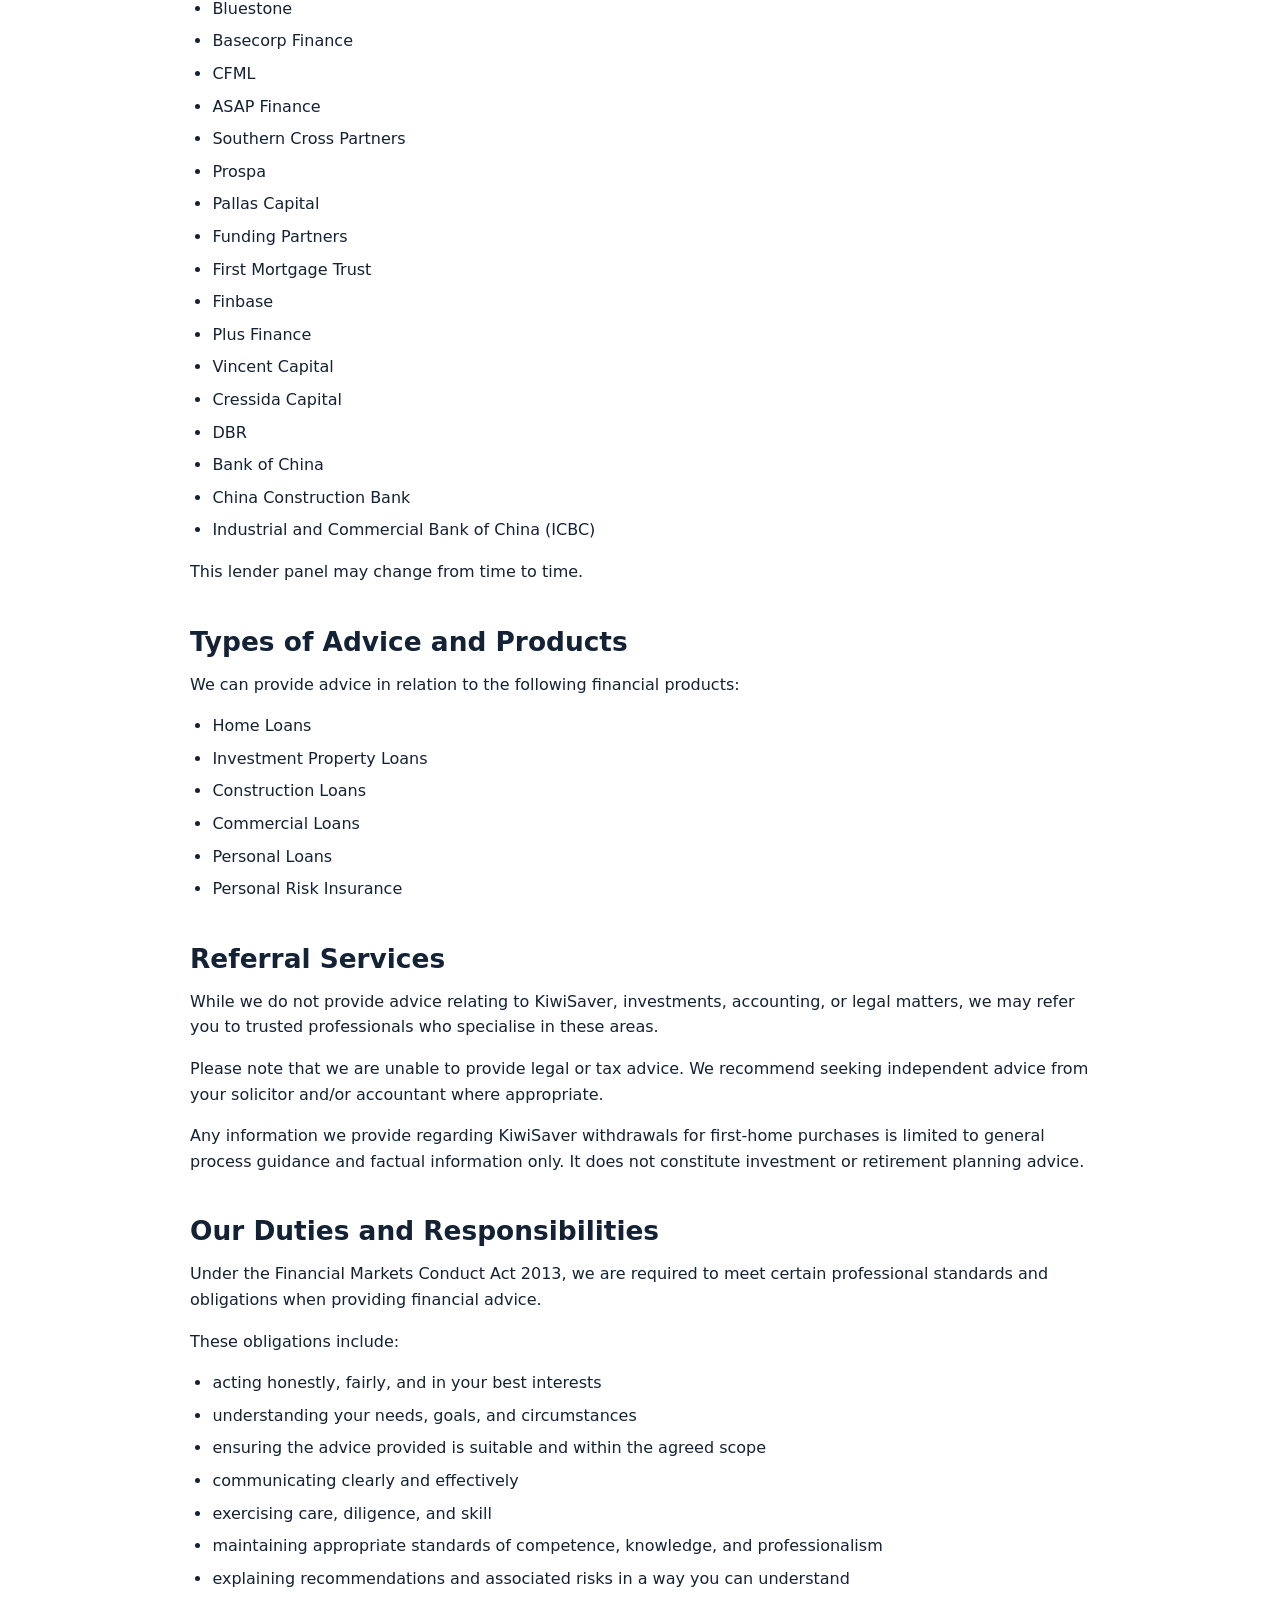
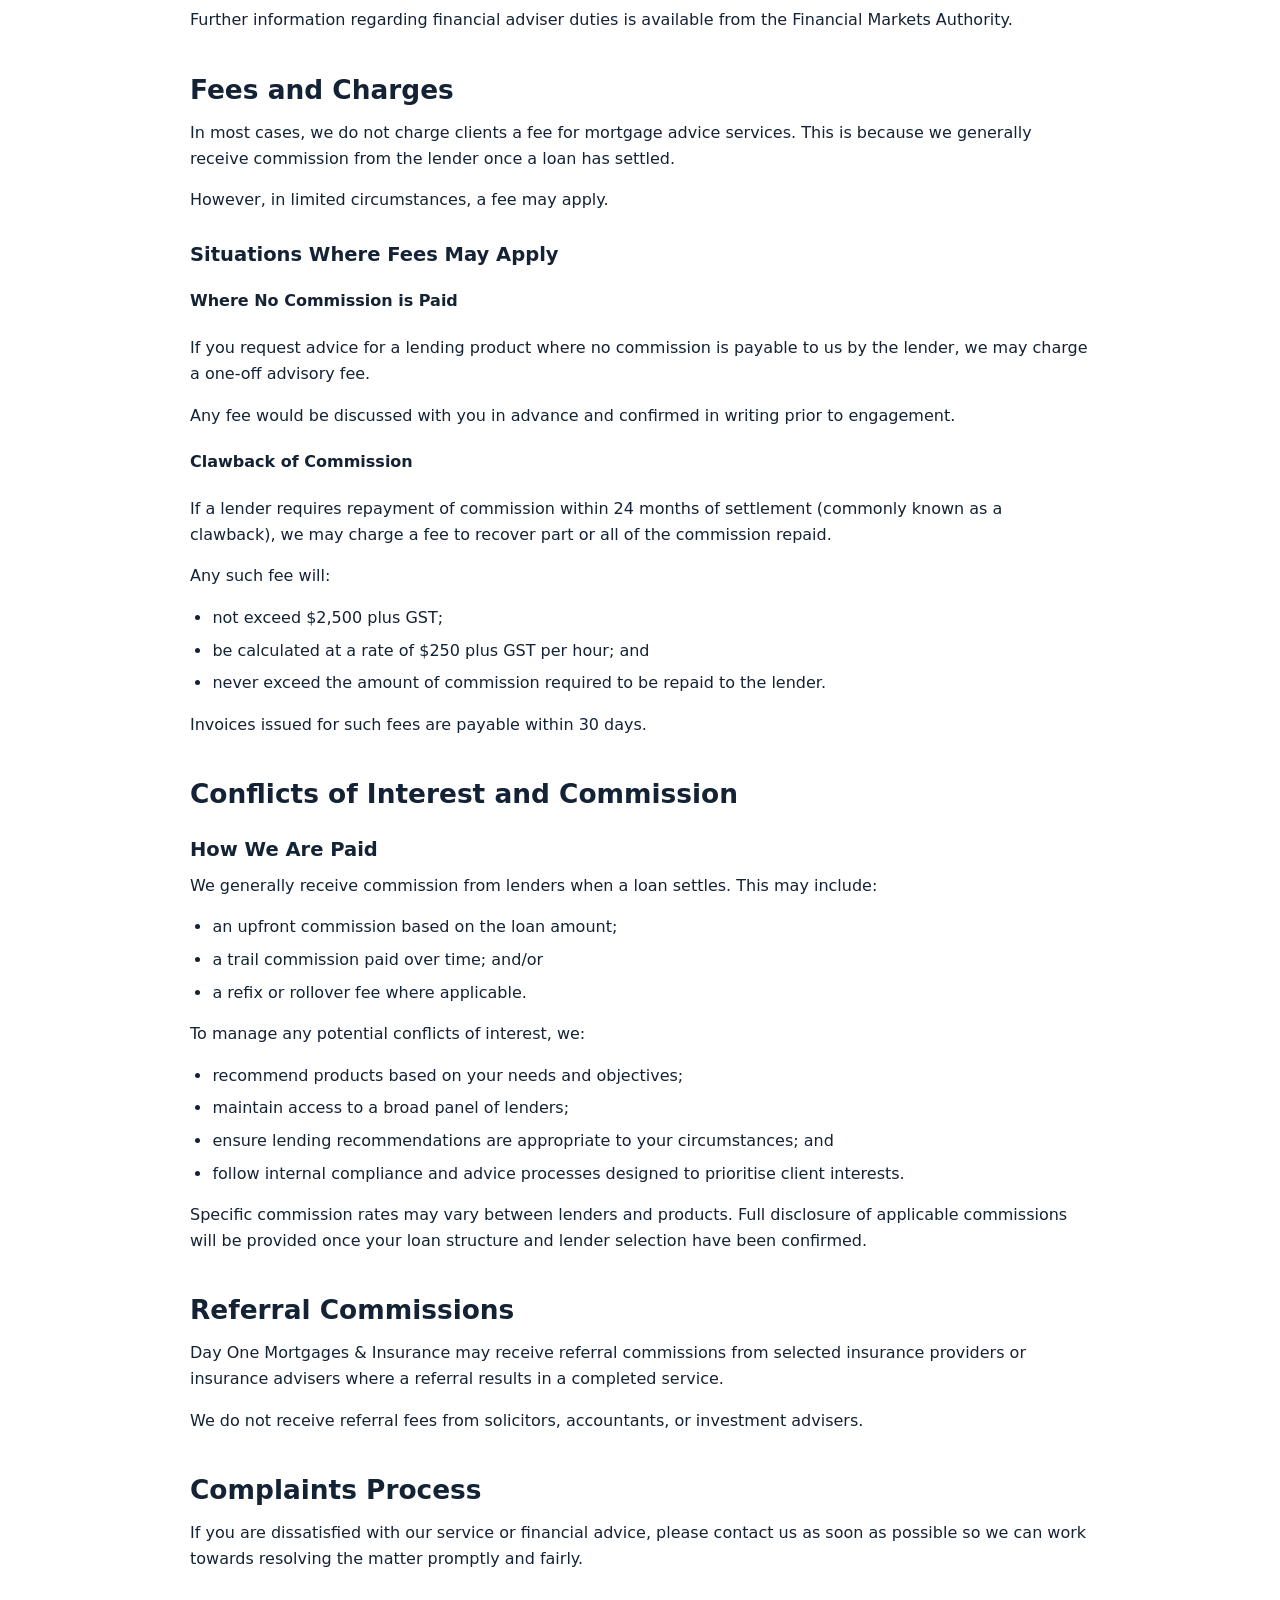
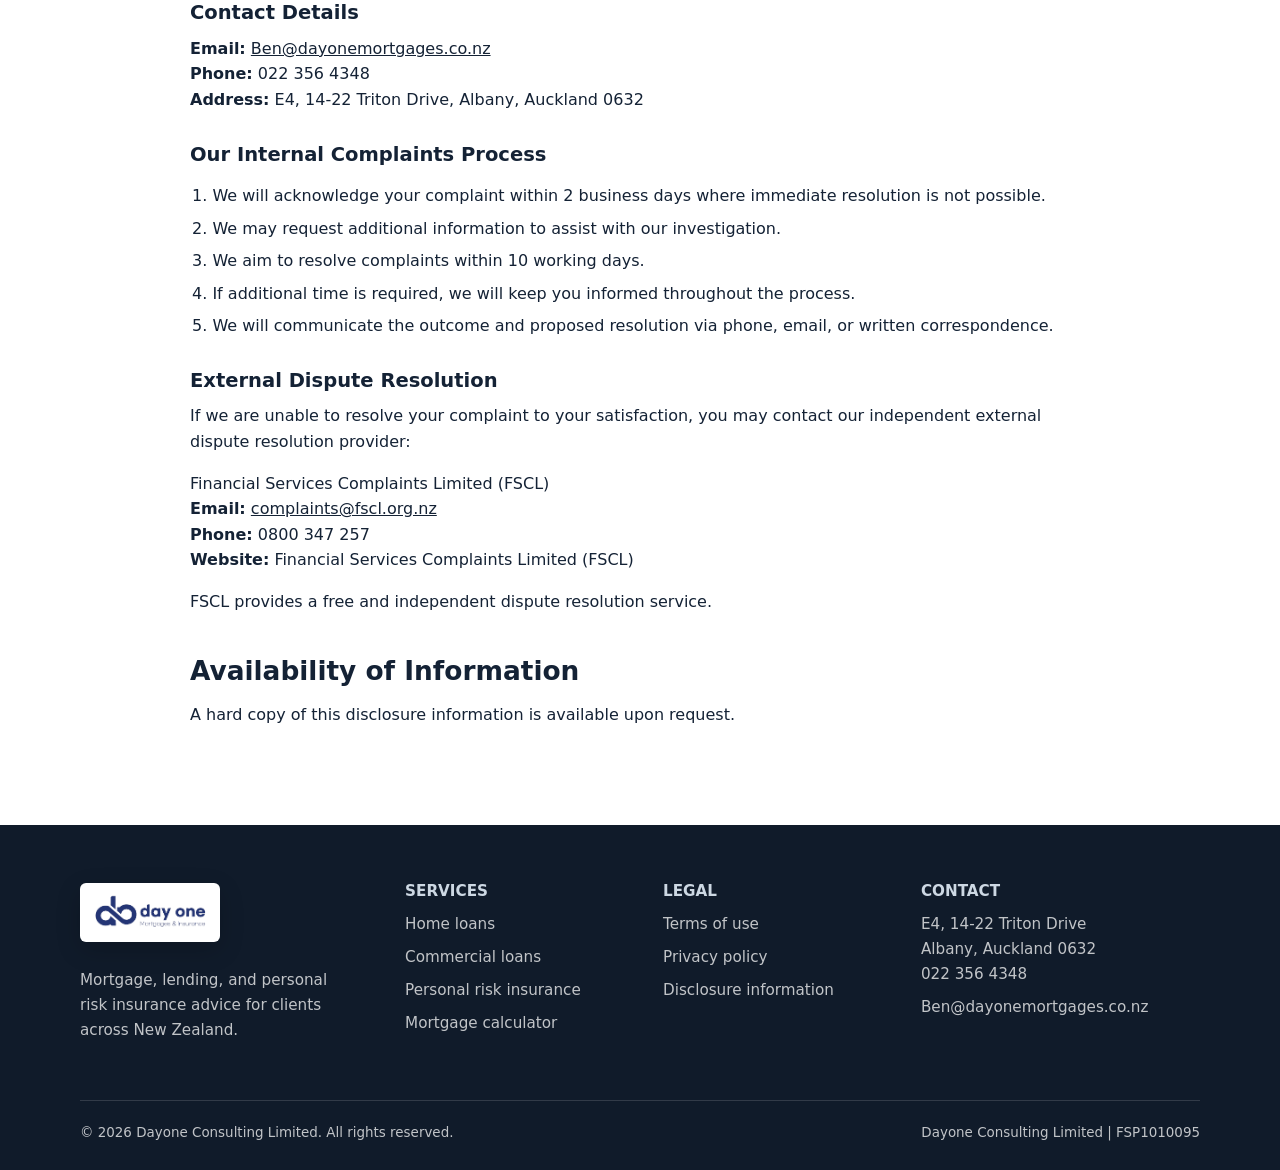
<file: disclosure.html>
<!doctype html>
<html lang="en">
<head>
    <meta charset="utf-8">
    <meta name="viewport" content="width=device-width, initial-scale=1">
    <title>Disclosure Information | Day One Mortgages &amp; Insurance</title>
    <meta name="description" content="Important disclosure information for financial advice services provided by Day One Mortgages &amp; Insurance.">
    <link rel="canonical" href="https://www.dayonemortgages.co.nz/disclosure.html">
    <meta property="og:title" content="Disclosure Information | Day One Mortgages &amp; Insurance">
    <meta property="og:description" content="Important information about Day One Mortgages financial advice services.">
    <meta property="og:type" content="website">
    <meta property="og:url" content="https://www.dayonemortgages.co.nz/disclosure.html">
    <meta name="twitter:card" content="summary">
    <link rel="icon" href="/favicon.png">
    <link rel="apple-touch-icon" href="/apple-touch-icon.png">
    <link rel="stylesheet" href="/assets/css/site.css">
</head>
<body>
    <a class="skip-link" href="#main">Skip to content</a>
    <div id="site-header"></div>

    <main id="main">
        <section class="page-hero">
            <div class="container">
                <p class="eyebrow">Disclosure Information</p>
                <h1>Important Information</h1>
                <p class="lead">This document contains important information about the financial advice services provided by Day One Mortgages. It is designed to help you make an informed decision when engaging with us and to better understand the nature and scope of the services we provide.</p>
            </div>
        </section>

        <section class="section">
            <div class="container legal-content">
                <h2>Licensing Information</h2>
                <p>Day One Mortgages operates under a Class 2 Financial Advice Provider Licence issued by the Financial Markets Authority (FMA), effective from 3 March 2022.</p>
                <p><strong>Financial Advice Provider:</strong> Dayone Consulting Limited<br>
                <strong>Trading Name:</strong> Day One Mortgages &amp; Insurance<br>
                <strong>Financial Services Provider (FSP) Number:</strong> FSP1010095</p>

                <h2>Contact Details</h2>
                <p><strong>Address:</strong> E4, 14-22 Triton Drive, Albany, Auckland 0632<br>
                <strong>Phone:</strong> 022 356 4348<br>
                <strong>Email:</strong> <a href="mailto:Ben@dayonemortgages.co.nz">Ben@dayonemortgages.co.nz</a><br>
                <strong>Website:</strong> www.dayonemortgages.co.nz</p>

                <h2>Our Services</h2>
                <p>We provide mortgage and lending advice tailored to your individual goals, financial position, and circumstances. We assist clients in selecting suitable lending solutions from a panel of approved lenders and support the application process through to loan approval and settlement.</p>

                <h2>Lenders We Work With</h2>
                <p>We work with a panel of approved lenders and financial institutions, including:</p>
                <ul>
                    <li>ANZ</li>
                    <li>ASB</li>
                    <li>BNZ</li>
                    <li>Westpac</li>
                    <li>Kiwibank</li>
                    <li>The Co-operative Bank</li>
                    <li>SBS Bank</li>
                    <li>Heartland Bank</li>
                    <li>Pepper Money</li>
                    <li>Avanti Finance</li>
                    <li>Liberty</li>
                    <li>Bluestone</li>
                    <li>Basecorp Finance</li>
                    <li>CFML</li>
                    <li>ASAP Finance</li>
                    <li>Southern Cross Partners</li>
                    <li>Prospa</li>
                    <li>Pallas Capital</li>
                    <li>Funding Partners</li>
                    <li>First Mortgage Trust</li>
                    <li>Finbase</li>
                    <li>Plus Finance</li>
                    <li>Vincent Capital</li>
                    <li>Cressida Capital</li>
                    <li>DBR</li>
                    <li>Bank of China</li>
                    <li>China Construction Bank</li>
                    <li>Industrial and Commercial Bank of China (ICBC)</li>
                </ul>
                <p>This lender panel may change from time to time.</p>

                <h2>Types of Advice and Products</h2>
                <p>We can provide advice in relation to the following financial products:</p>
                <ul>
                    <li>Home Loans</li>
                    <li>Investment Property Loans</li>
                    <li>Construction Loans</li>
                    <li>Commercial Loans</li>
                    <li>Personal Loans</li>
                    <li>Personal Risk Insurance</li>
                </ul>

                <h2>Referral Services</h2>
                <p>While we do not provide advice relating to KiwiSaver, investments, accounting, or legal matters, we may refer you to trusted professionals who specialise in these areas.</p>
                <p>Please note that we are unable to provide legal or tax advice. We recommend seeking independent advice from your solicitor and/or accountant where appropriate.</p>
                <p>Any information we provide regarding KiwiSaver withdrawals for first-home purchases is limited to general process guidance and factual information only. It does not constitute investment or retirement planning advice.</p>

                <h2>Our Duties and Responsibilities</h2>
                <p>Under the Financial Markets Conduct Act 2013, we are required to meet certain professional standards and obligations when providing financial advice.</p>
                <p>These obligations include:</p>
                <ul>
                    <li>acting honestly, fairly, and in your best interests</li>
                    <li>understanding your needs, goals, and circumstances</li>
                    <li>ensuring the advice provided is suitable and within the agreed scope</li>
                    <li>communicating clearly and effectively</li>
                    <li>exercising care, diligence, and skill</li>
                    <li>maintaining appropriate standards of competence, knowledge, and professionalism</li>
                    <li>explaining recommendations and associated risks in a way you can understand</li>
                </ul>
                <p>Further information regarding financial adviser duties is available from the Financial Markets Authority.</p>

                <h2>Fees and Charges</h2>
                <p>In most cases, we do not charge clients a fee for mortgage advice services. This is because we generally receive commission from the lender once a loan has settled.</p>
                <p>However, in limited circumstances, a fee may apply.</p>

                <h3>Situations Where Fees May Apply</h3>
                <h4>Where No Commission is Paid</h4>
                <p>If you request advice for a lending product where no commission is payable to us by the lender, we may charge a one-off advisory fee.</p>
                <p>Any fee would be discussed with you in advance and confirmed in writing prior to engagement.</p>

                <h4>Clawback of Commission</h4>
                <p>If a lender requires repayment of commission within 24 months of settlement (commonly known as a clawback), we may charge a fee to recover part or all of the commission repaid.</p>
                <p>Any such fee will:</p>
                <ul>
                    <li>not exceed $2,500 plus GST;</li>
                    <li>be calculated at a rate of $250 plus GST per hour; and</li>
                    <li>never exceed the amount of commission required to be repaid to the lender.</li>
                </ul>
                <p>Invoices issued for such fees are payable within 30 days.</p>

                <h2>Conflicts of Interest and Commission</h2>
                <h3>How We Are Paid</h3>
                <p>We generally receive commission from lenders when a loan settles. This may include:</p>
                <ul>
                    <li>an upfront commission based on the loan amount;</li>
                    <li>a trail commission paid over time; and/or</li>
                    <li>a refix or rollover fee where applicable.</li>
                </ul>
                <p>To manage any potential conflicts of interest, we:</p>
                <ul>
                    <li>recommend products based on your needs and objectives;</li>
                    <li>maintain access to a broad panel of lenders;</li>
                    <li>ensure lending recommendations are appropriate to your circumstances; and</li>
                    <li>follow internal compliance and advice processes designed to prioritise client interests.</li>
                </ul>
                <p>Specific commission rates may vary between lenders and products. Full disclosure of applicable commissions will be provided once your loan structure and lender selection have been confirmed.</p>

                <h2>Referral Commissions</h2>
                <p>Day One Mortgages &amp; Insurance may receive referral commissions from selected insurance providers or insurance advisers where a referral results in a completed service.</p>
                <p>We do not receive referral fees from solicitors, accountants, or investment advisers.</p>

                <h2>Complaints Process</h2>
                <p>If you are dissatisfied with our service or financial advice, please contact us as soon as possible so we can work towards resolving the matter promptly and fairly.</p>

                <h3>Contact Details</h3>
                <p><strong>Email:</strong> <a href="mailto:Ben@dayonemortgages.co.nz">Ben@dayonemortgages.co.nz</a><br>
                <strong>Phone:</strong> 022 356 4348<br>
                <strong>Address:</strong> E4, 14-22 Triton Drive, Albany, Auckland 0632</p>

                <h3>Our Internal Complaints Process</h3>
                <ol>
                    <li>We will acknowledge your complaint within 2 business days where immediate resolution is not possible.</li>
                    <li>We may request additional information to assist with our investigation.</li>
                    <li>We aim to resolve complaints within 10 working days.</li>
                    <li>If additional time is required, we will keep you informed throughout the process.</li>
                    <li>We will communicate the outcome and proposed resolution via phone, email, or written correspondence.</li>
                </ol>

                <h3>External Dispute Resolution</h3>
                <p>If we are unable to resolve your complaint to your satisfaction, you may contact our independent external dispute resolution provider:</p>
                <p>Financial Services Complaints Limited (FSCL)<br>
                <strong>Email:</strong> <a href="mailto:complaints@fscl.org.nz">complaints@fscl.org.nz</a><br>
                <strong>Phone:</strong> 0800 347 257<br>
                <strong>Website:</strong> Financial Services Complaints Limited (FSCL)</p>
                <p>FSCL provides a free and independent dispute resolution service.</p>

                <h2>Availability of Information</h2>
                <p>A hard copy of this disclosure information is available upon request.</p>
            </div>
        </section>
    </main>

    <div id="site-footer"></div>
    <script src="/assets/js/site.js" defer></script>
</body>
</html>
</file>
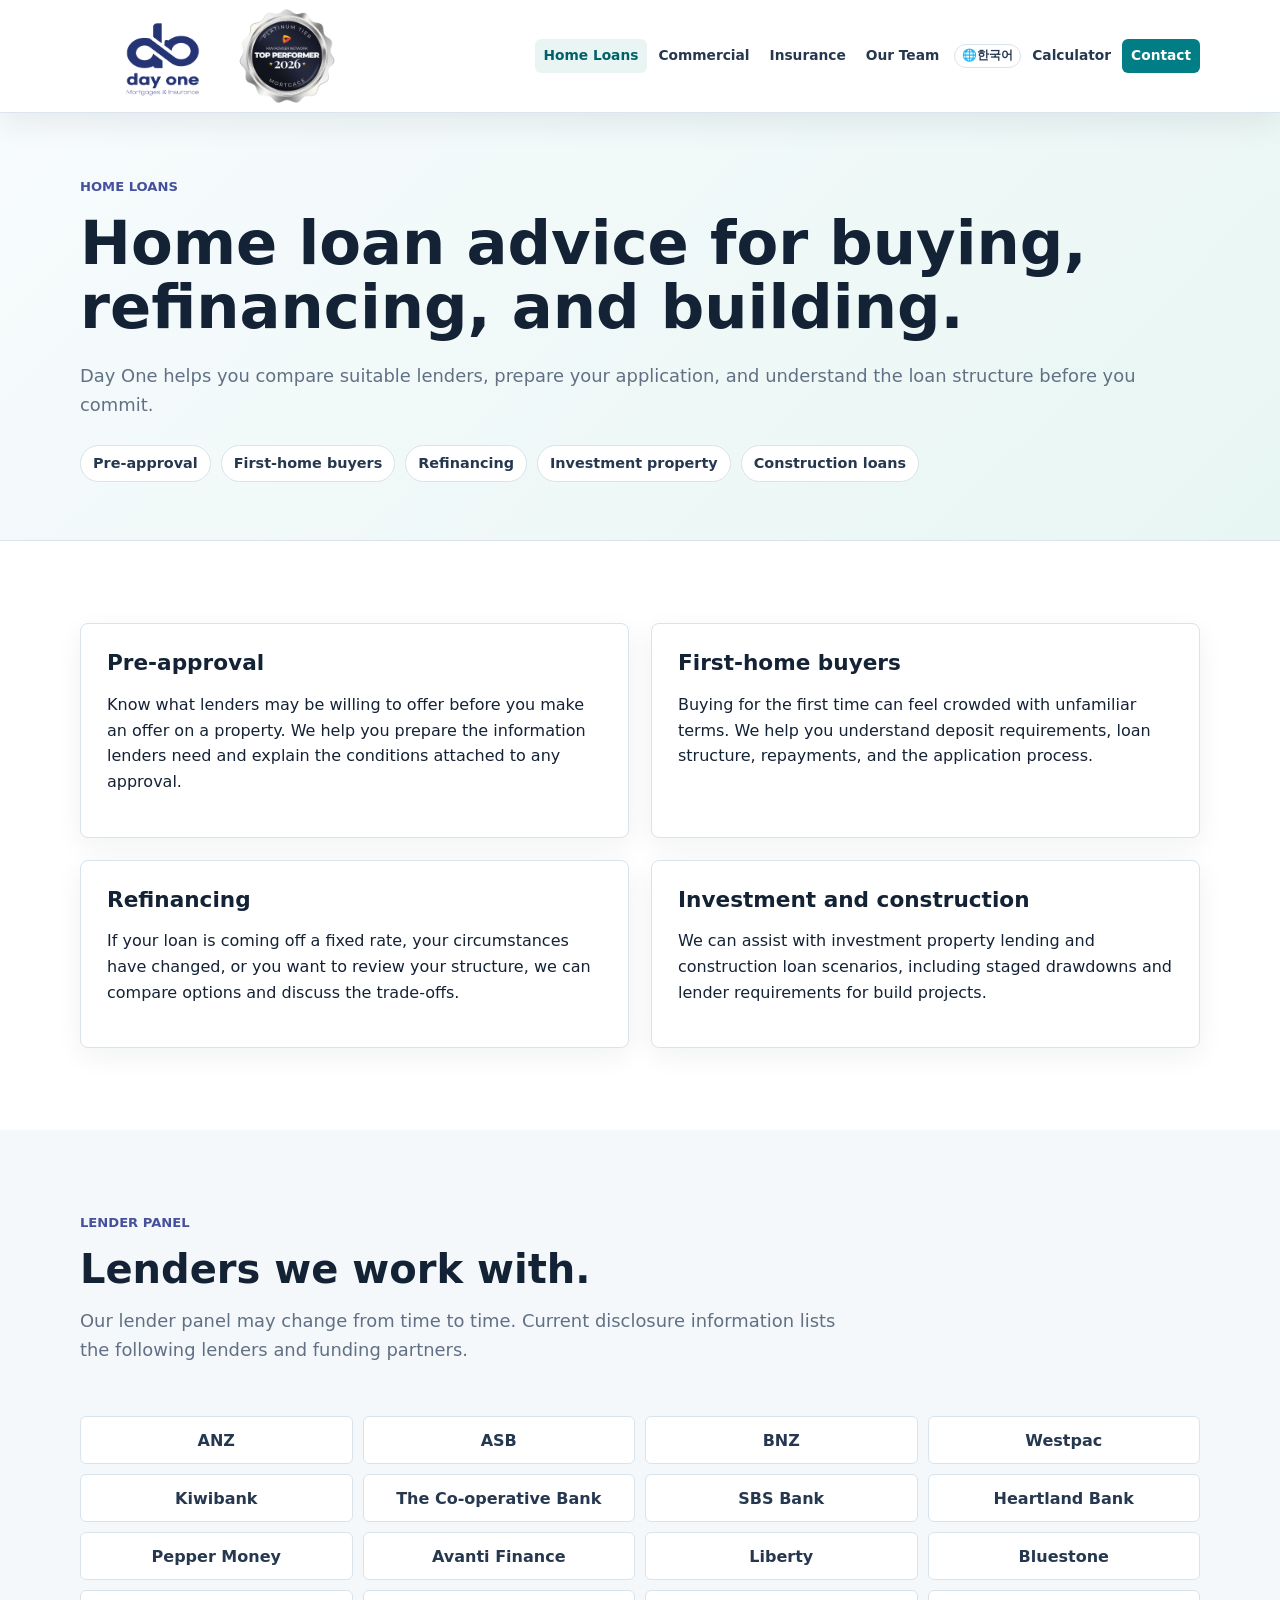
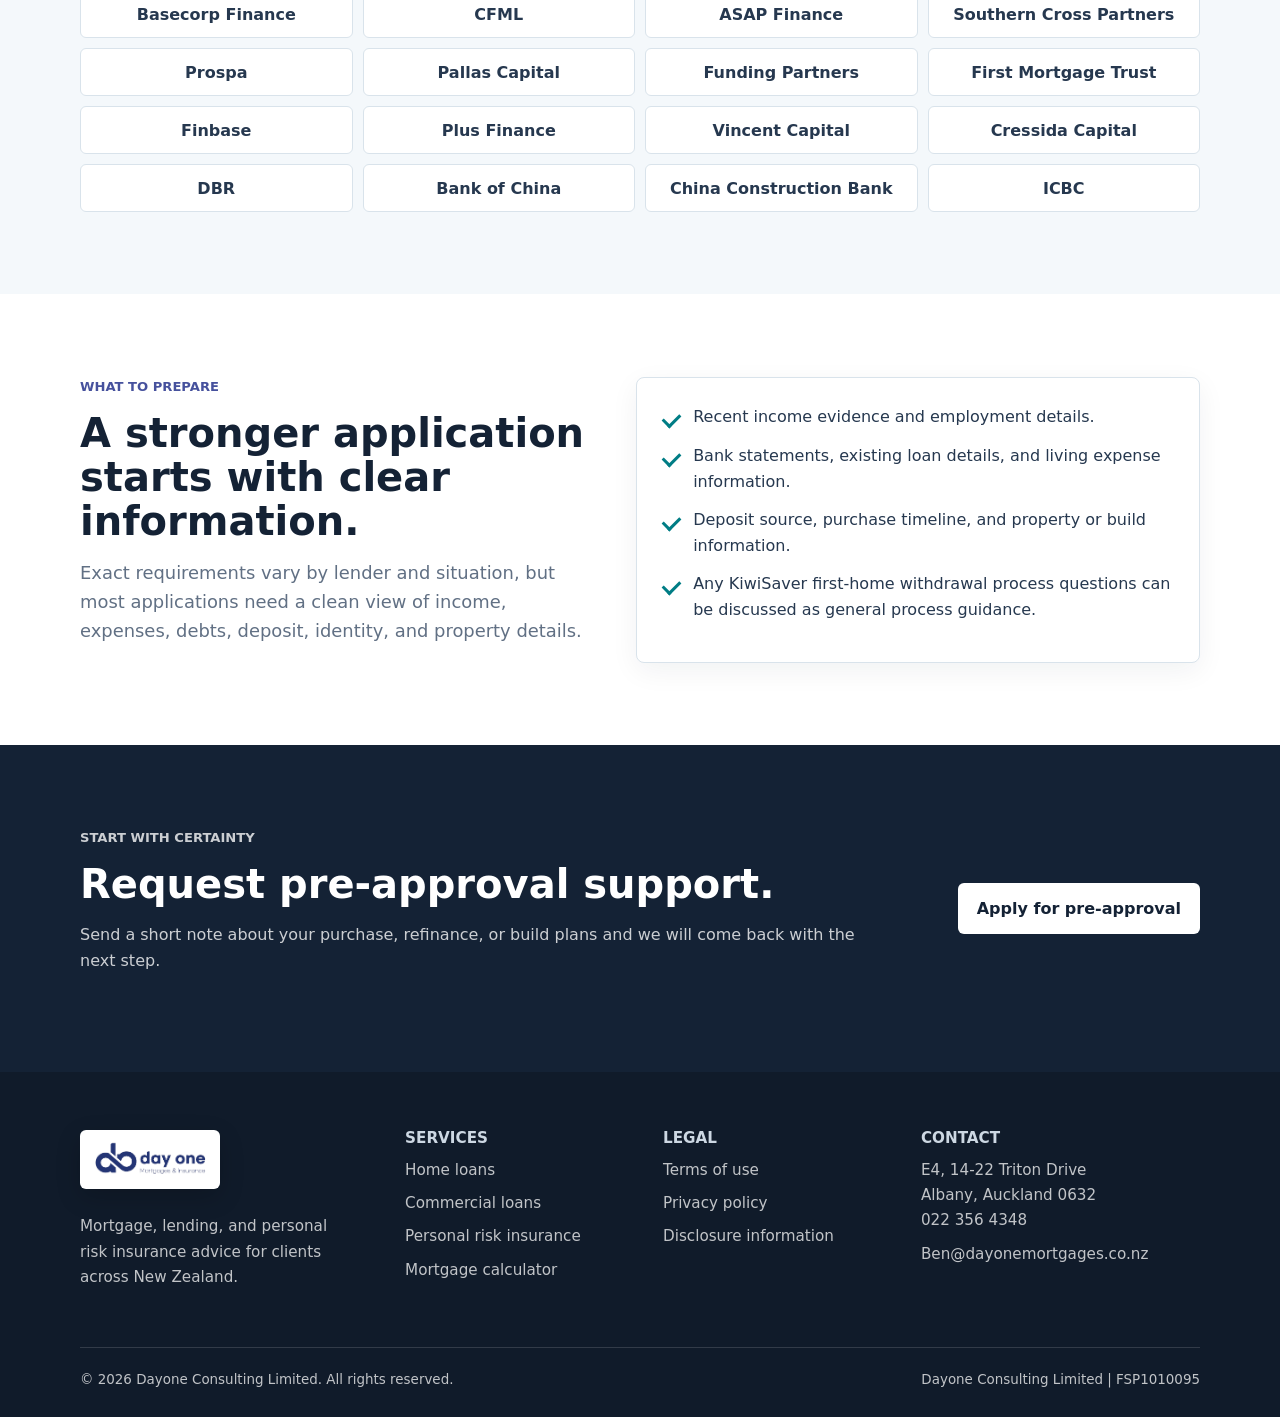
<file: home-loans.html>
<!doctype html>
<html lang="en">
<head>
    <meta charset="utf-8">
    <meta name="viewport" content="width=device-width, initial-scale=1">
    <title>Home Loans | Day One Mortgages &amp; Insurance</title>
    <meta name="description" content="Home loan advice for pre-approval, refinancing, first-home buyers, investment property, and construction lending.">
    <link rel="canonical" href="https://www.dayonemortgages.co.nz/home-loans.html">
    <meta property="og:title" content="Home Loans | Day One Mortgages &amp; Insurance">
    <meta property="og:description" content="Compare home loan options through a broad panel of New Zealand lenders.">
    <meta property="og:type" content="website">
    <meta property="og:url" content="https://www.dayonemortgages.co.nz/home-loans.html">
    <meta property="og:image" content="https://www.dayonemortgages.co.nz/image/hero-advice.jpg">
    <meta name="twitter:card" content="summary_large_image">
    <link rel="icon" href="/favicon.png">
    <link rel="apple-touch-icon" href="/apple-touch-icon.png">
    <link rel="stylesheet" href="/assets/css/site.css">
</head>
<body>
    <a class="skip-link" href="#main">Skip to content</a>
    <div id="site-header"></div>

    <main id="main">
        <section class="page-hero">
            <div class="container">
                <p class="eyebrow">Home Loans</p>
                <h1>Home loan advice for buying, refinancing, and building.</h1>
                <p class="lead">Day One helps you compare suitable lenders, prepare your application, and understand the loan structure before you commit.</p>
                <div class="pill-row" aria-label="Home loan advice areas">
                    <span class="pill">Pre-approval</span>
                    <span class="pill">First-home buyers</span>
                    <span class="pill">Refinancing</span>
                    <span class="pill">Investment property</span>
                    <span class="pill">Construction loans</span>
                </div>
            </div>
        </section>

        <section class="section">
            <div class="container grid two">
                <article class="card">
                    <h2>Pre-approval</h2>
                    <p>Know what lenders may be willing to offer before you make an offer on a property. We help you prepare the information lenders need and explain the conditions attached to any approval.</p>
                </article>
                <article class="card">
                    <h2>First-home buyers</h2>
                    <p>Buying for the first time can feel crowded with unfamiliar terms. We help you understand deposit requirements, loan structure, repayments, and the application process.</p>
                </article>
                <article class="card">
                    <h2>Refinancing</h2>
                    <p>If your loan is coming off a fixed rate, your circumstances have changed, or you want to review your structure, we can compare options and discuss the trade-offs.</p>
                </article>
                <article class="card">
                    <h2>Investment and construction</h2>
                    <p>We can assist with investment property lending and construction loan scenarios, including staged drawdowns and lender requirements for build projects.</p>
                </article>
            </div>
        </section>

        <section class="section alt fade-in-section">
            <div class="container">
                <div class="section-head">
                    <div>
                        <p class="eyebrow">Lender Panel</p>
                        <h2>Lenders we work with.</h2>
                        <p class="lead">Our lender panel may change from time to time. Current disclosure information lists the following lenders and funding partners.</p>
                    </div>
                </div>
                <div class="lender-grid" aria-label="Approved lender panel">
                    <span>ANZ</span>
                    <span>ASB</span>
                    <span>BNZ</span>
                    <span>Westpac</span>
                    <span>Kiwibank</span>
                    <span>The Co-operative Bank</span>
                    <span>SBS Bank</span>
                    <span>Heartland Bank</span>
                    <span>Pepper Money</span>
                    <span>Avanti Finance</span>
                    <span>Liberty</span>
                    <span>Bluestone</span>
                    <span>Basecorp Finance</span>
                    <span>CFML</span>
                    <span>ASAP Finance</span>
                    <span>Southern Cross Partners</span>
                    <span>Prospa</span>
                    <span>Pallas Capital</span>
                    <span>Funding Partners</span>
                    <span>First Mortgage Trust</span>
                    <span>Finbase</span>
                    <span>Plus Finance</span>
                    <span>Vincent Capital</span>
                    <span>Cressida Capital</span>
                    <span>DBR</span>
                    <span>Bank of China</span>
                    <span>China Construction Bank</span>
                    <span>ICBC</span>
                </div>
            </div>
        </section>

        <section class="section">
            <div class="container split">
                <div>
                    <p class="eyebrow">What to Prepare</p>
                    <h2>A stronger application starts with clear information.</h2>
                    <p class="lead">Exact requirements vary by lender and situation, but most applications need a clean view of income, expenses, debts, deposit, identity, and property details.</p>
                </div>
                <div class="card">
                    <ul class="check-list">
                        <li>Recent income evidence and employment details.</li>
                        <li>Bank statements, existing loan details, and living expense information.</li>
                        <li>Deposit source, purchase timeline, and property or build information.</li>
                        <li>Any KiwiSaver first-home withdrawal process questions can be discussed as general process guidance.</li>
                    </ul>
                </div>
            </div>
        </section>

        <section class="section cta-band">
            <div class="container">
                <div>
                    <p class="eyebrow">Start with certainty</p>
                    <h2>Request pre-approval support.</h2>
                    <p>Send a short note about your purchase, refinance, or build plans and we will come back with the next step.</p>
                </div>
                <a class="button secondary" href="/contact.html">Apply for pre-approval</a>
            </div>
        </section>
    </main>

    <div id="site-footer"></div>
    <script src="/assets/js/site.js" defer></script>
</body>
</html>
</file>
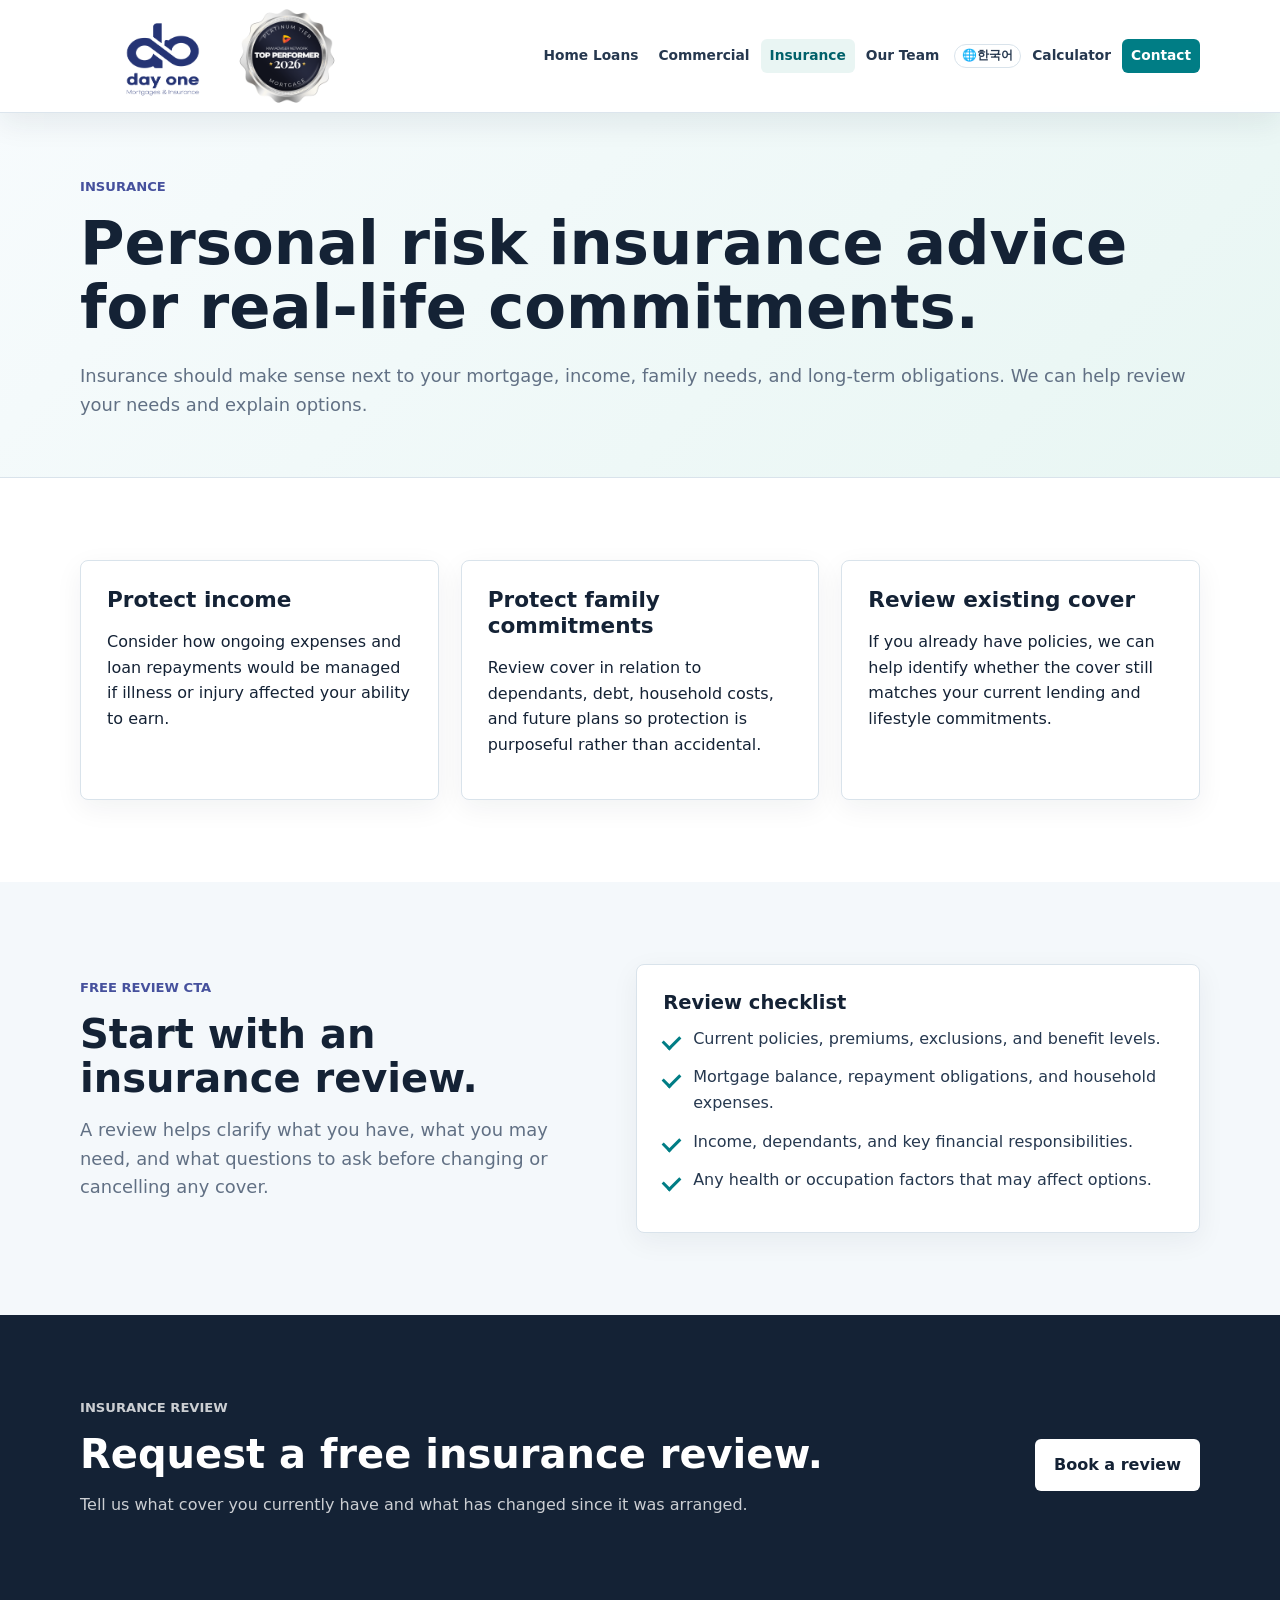
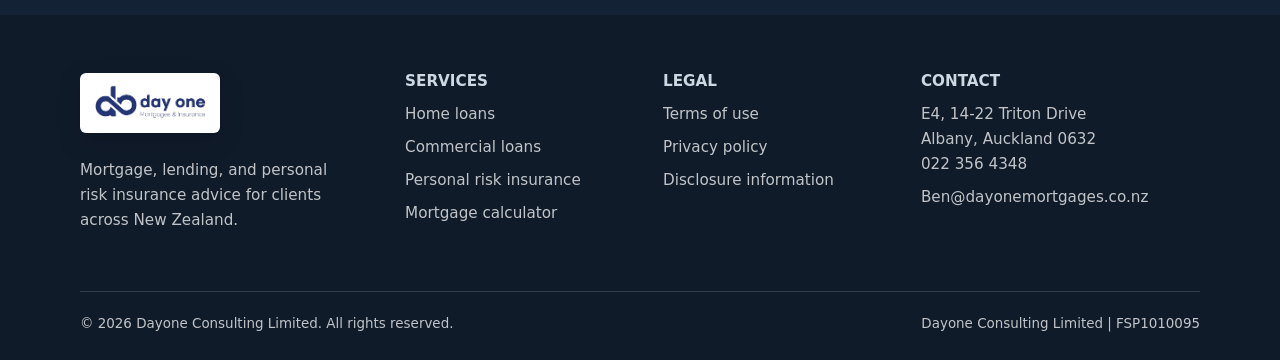
<file: insurance.html>
<!doctype html>
<html lang="en">
<head>
    <meta charset="utf-8">
    <meta name="viewport" content="width=device-width, initial-scale=1">
    <title>Insurance Advice | Day One Mortgages &amp; Insurance</title>
    <meta name="description" content="Personal risk insurance advice and review support from Day One Mortgages &amp; Insurance.">
    <link rel="canonical" href="https://www.dayonemortgages.co.nz/insurance.html">
    <meta property="og:title" content="Insurance Advice | Day One Mortgages &amp; Insurance">
    <meta property="og:description" content="Review personal risk insurance alongside your lending and family commitments.">
    <meta property="og:type" content="website">
    <meta property="og:url" content="https://www.dayonemortgages.co.nz/insurance.html">
    <meta property="og:image" content="https://www.dayonemortgages.co.nz/image/hero-advice.jpg">
    <meta name="twitter:card" content="summary_large_image">
    <link rel="icon" href="/favicon.png">
    <link rel="apple-touch-icon" href="/apple-touch-icon.png">
    <link rel="stylesheet" href="/assets/css/site.css">
</head>
<body>
    <a class="skip-link" href="#main">Skip to content</a>
    <div id="site-header"></div>

    <main id="main">
        <section class="page-hero">
            <div class="container">
                <p class="eyebrow">Insurance</p>
                <h1>Personal risk insurance advice for real-life commitments.</h1>
                <p class="lead">Insurance should make sense next to your mortgage, income, family needs, and long-term obligations. We can help review your needs and explain options.</p>
            </div>
        </section>

        <section class="section">
            <div class="container grid three">
                <article class="card">
                    <h2>Protect income</h2>
                    <p>Consider how ongoing expenses and loan repayments would be managed if illness or injury affected your ability to earn.</p>
                </article>
                <article class="card">
                    <h2>Protect family commitments</h2>
                    <p>Review cover in relation to dependants, debt, household costs, and future plans so protection is purposeful rather than accidental.</p>
                </article>
                <article class="card">
                    <h2>Review existing cover</h2>
                    <p>If you already have policies, we can help identify whether the cover still matches your current lending and lifestyle commitments.</p>
                </article>
            </div>
        </section>

        <section class="section alt fade-in-section">
            <div class="container split">
                <div>
                    <p class="eyebrow">Free Review CTA</p>
                    <h2>Start with an insurance review.</h2>
                    <p class="lead">A review helps clarify what you have, what you may need, and what questions to ask before changing or cancelling any cover.</p>
                </div>
                <div class="card">
                    <h3>Review checklist</h3>
                    <ul class="check-list">
                        <li>Current policies, premiums, exclusions, and benefit levels.</li>
                        <li>Mortgage balance, repayment obligations, and household expenses.</li>
                        <li>Income, dependants, and key financial responsibilities.</li>
                        <li>Any health or occupation factors that may affect options.</li>
                    </ul>
                </div>
            </div>
        </section>

        <section class="section cta-band">
            <div class="container">
                <div>
                    <p class="eyebrow">Insurance review</p>
                    <h2>Request a free insurance review.</h2>
                    <p>Tell us what cover you currently have and what has changed since it was arranged.</p>
                </div>
                <a class="button secondary" href="/contact.html">Book a review</a>
            </div>
        </section>
    </main>

    <div id="site-footer"></div>
    <script src="/assets/js/site.js" defer></script>
</body>
</html>
</file>
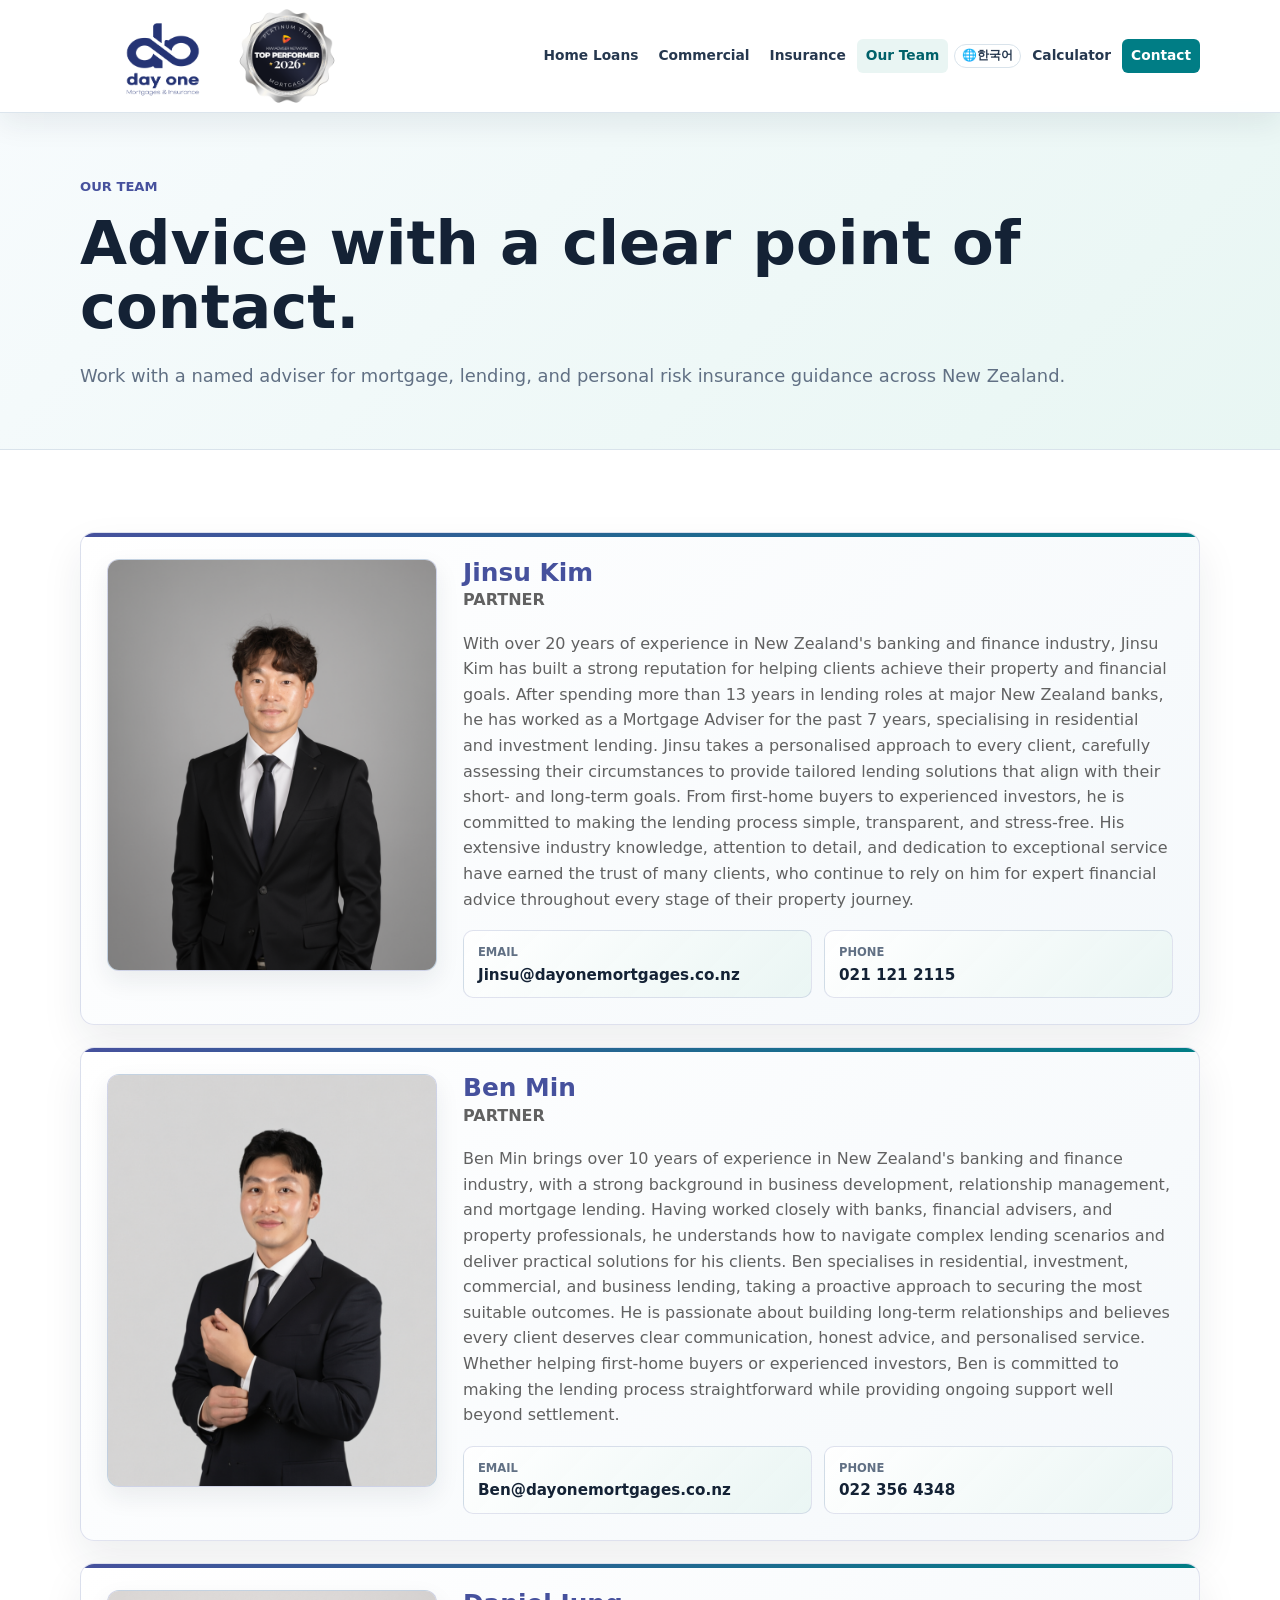
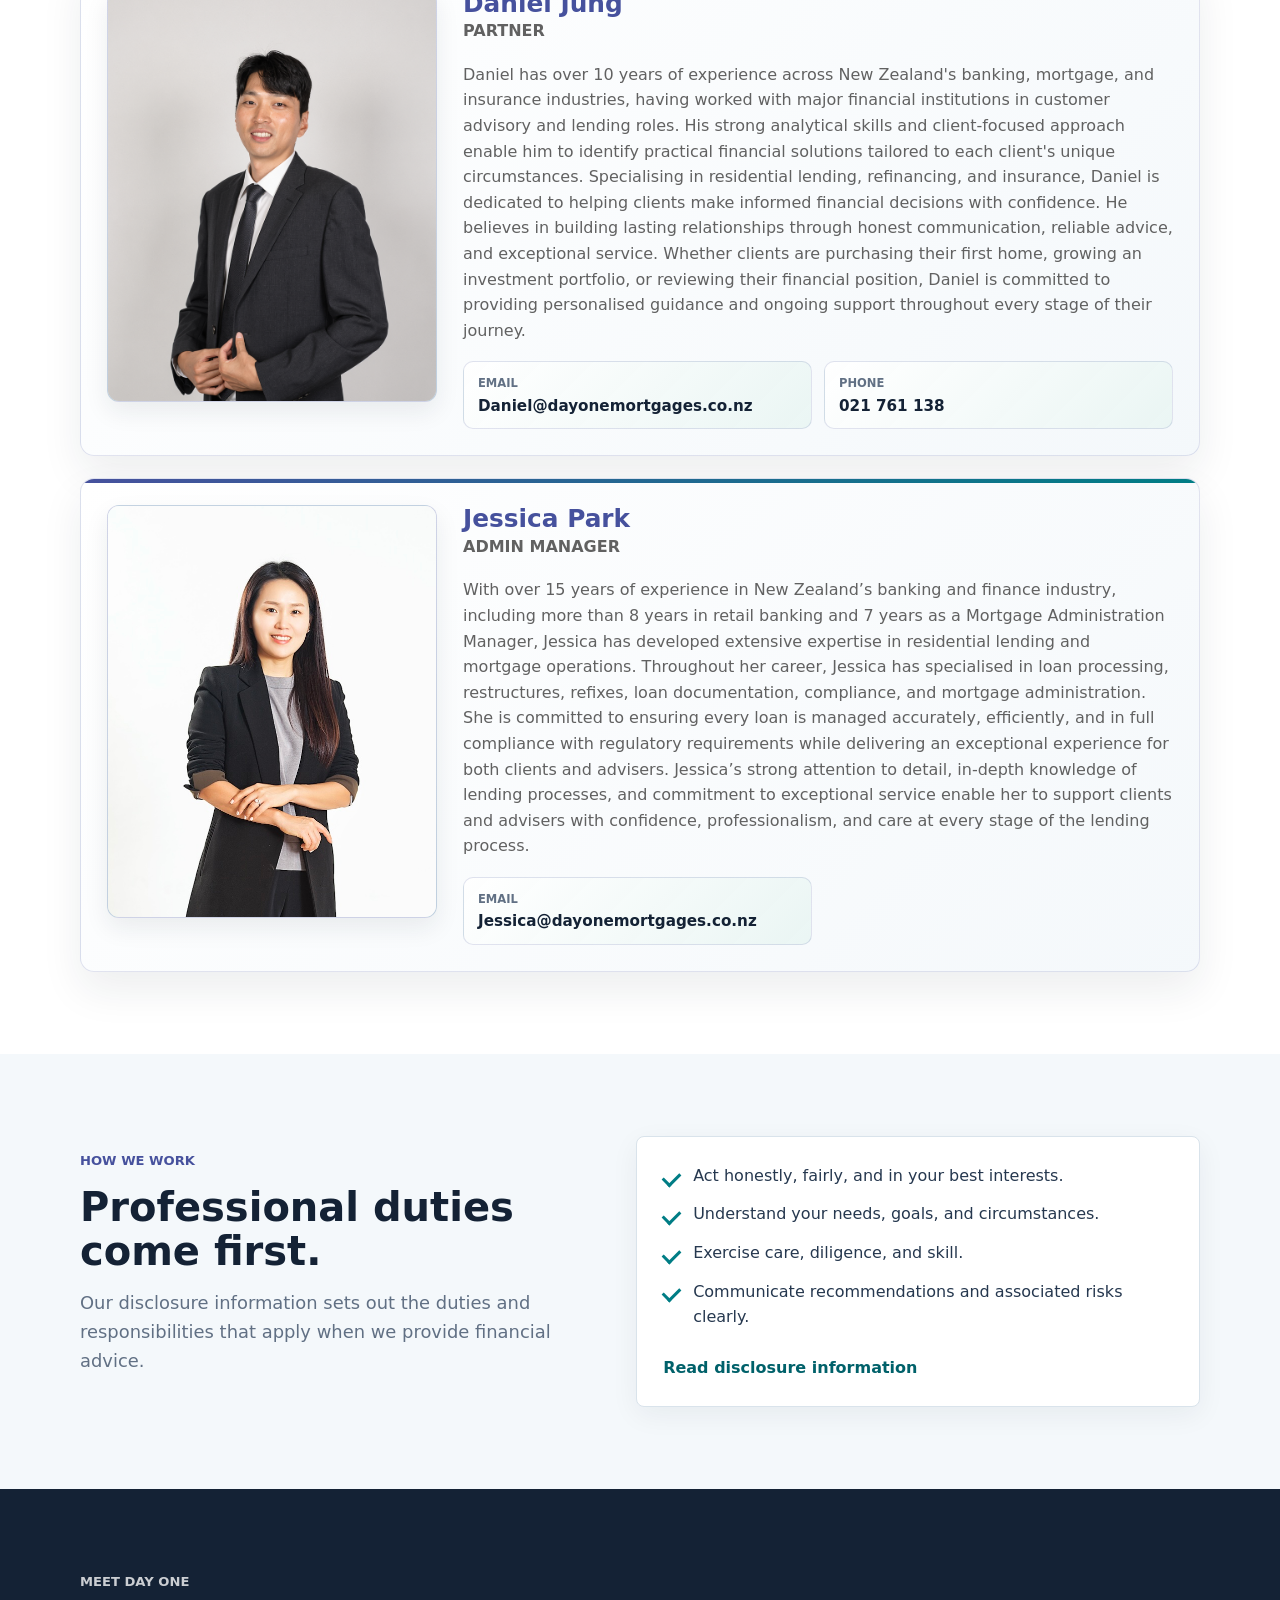
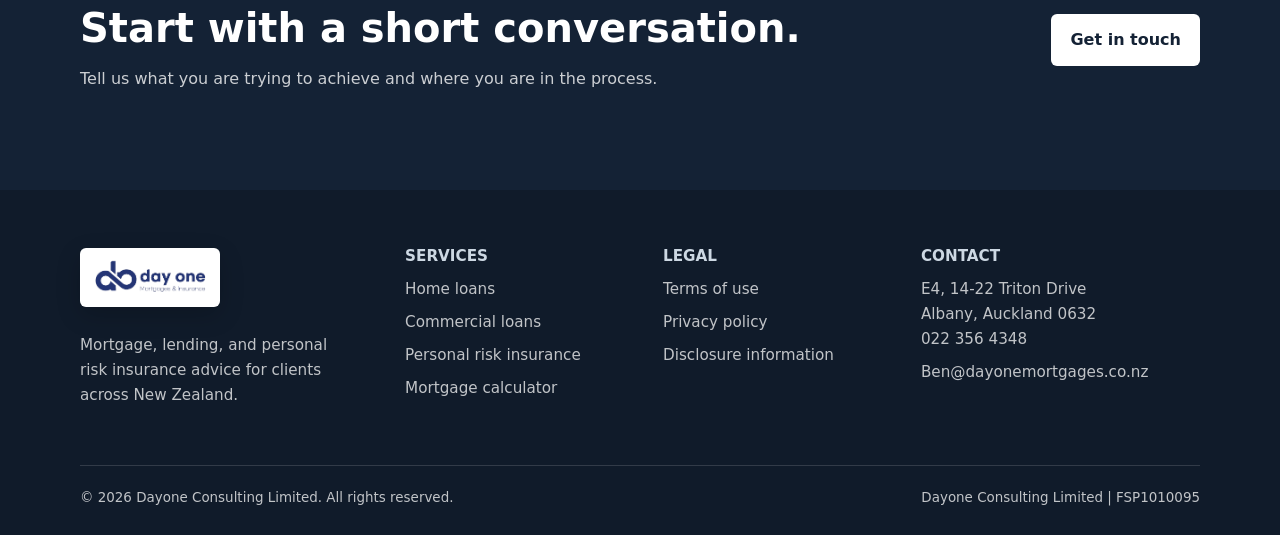
<file: our-team.html>
<!doctype html>
<html lang="en">
<head>
    <meta charset="utf-8">
    <meta name="viewport" content="width=device-width, initial-scale=1">
    <title>Our Team | Day One Mortgages &amp; Insurance</title>
    <meta name="description" content="Meet Ben from Day One Mortgages &amp; Insurance for mortgage, lending, and insurance advice.">
    <link rel="canonical" href="https://www.dayonemortgages.co.nz/our-team.html">
    <link rel="alternate" hreflang="en" href="https://www.dayonemortgages.co.nz/our-team.html">
    <link rel="alternate" hreflang="ko" href="https://www.dayonemortgages.co.nz/ko/our-team.html">
    <link rel="alternate" hreflang="x-default" href="https://www.dayonemortgages.co.nz/our-team.html">
    <meta property="og:title" content="Our Team | Day One Mortgages &amp; Insurance">
    <meta property="og:description" content="Contact Ben from Day One for mortgage, lending, and insurance advice.">
    <meta property="og:type" content="website">
    <meta property="og:url" content="https://www.dayonemortgages.co.nz/our-team.html">
    <meta property="og:image" content="https://www.dayonemortgages.co.nz/image/hero-advice.jpg">
    <meta name="twitter:card" content="summary_large_image">
    <link rel="icon" href="/favicon.png">
    <link rel="apple-touch-icon" href="/apple-touch-icon.png">
    <link rel="stylesheet" href="/assets/css/site.css">
</head>
<body>
    <a class="skip-link" href="#main">Skip to content</a>
    <div id="site-header"></div>

    <main id="main" data-team-page data-lang="en">
        <section class="page-hero">
            <div class="container">
                <p class="eyebrow">Our Team</p>
                <h1>Advice with a clear point of contact.</h1>
                <p class="lead">Work with a named adviser for mortgage, lending, and personal risk insurance guidance across New Zealand.</p>
            </div>
        </section>

        <section class="section">
            <div class="container team-grid" data-team-grid></div>
        </section>

        <section class="section alt fade-in-section">
            <div class="container split">
                <div>
                    <p class="eyebrow">How We Work</p>
                    <h2>Professional duties come first.</h2>
                    <p class="lead">Our disclosure information sets out the duties and responsibilities that apply when we provide financial advice.</p>
                </div>
                <div class="card">
                    <ul class="check-list">
                        <li>Act honestly, fairly, and in your best interests.</li>
                        <li>Understand your needs, goals, and circumstances.</li>
                        <li>Exercise care, diligence, and skill.</li>
                        <li>Communicate recommendations and associated risks clearly.</li>
                    </ul>
                    <a class="card-link" href="/disclosure.html">Read disclosure information</a>
                </div>
            </div>
        </section>

        <section class="section cta-band">
            <div class="container">
                <div>
                    <p class="eyebrow">Meet Day One</p>
                    <h2>Start with a short conversation.</h2>
                    <p>Tell us what you are trying to achieve and where you are in the process.</p>
                </div>
                <a class="button secondary" href="/contact.html">Get in touch</a>
            </div>
        </section>
    </main>

    <div id="site-footer"></div>
    <script src="/assets/js/site.js?v=202608192110" defer></script>
    <script src="/assets/js/team-profiles.js?v=202608192110" defer></script>
    <script src="/assets/js/team.js?v=202608192110" defer></script>
</body>
</html>
</file>
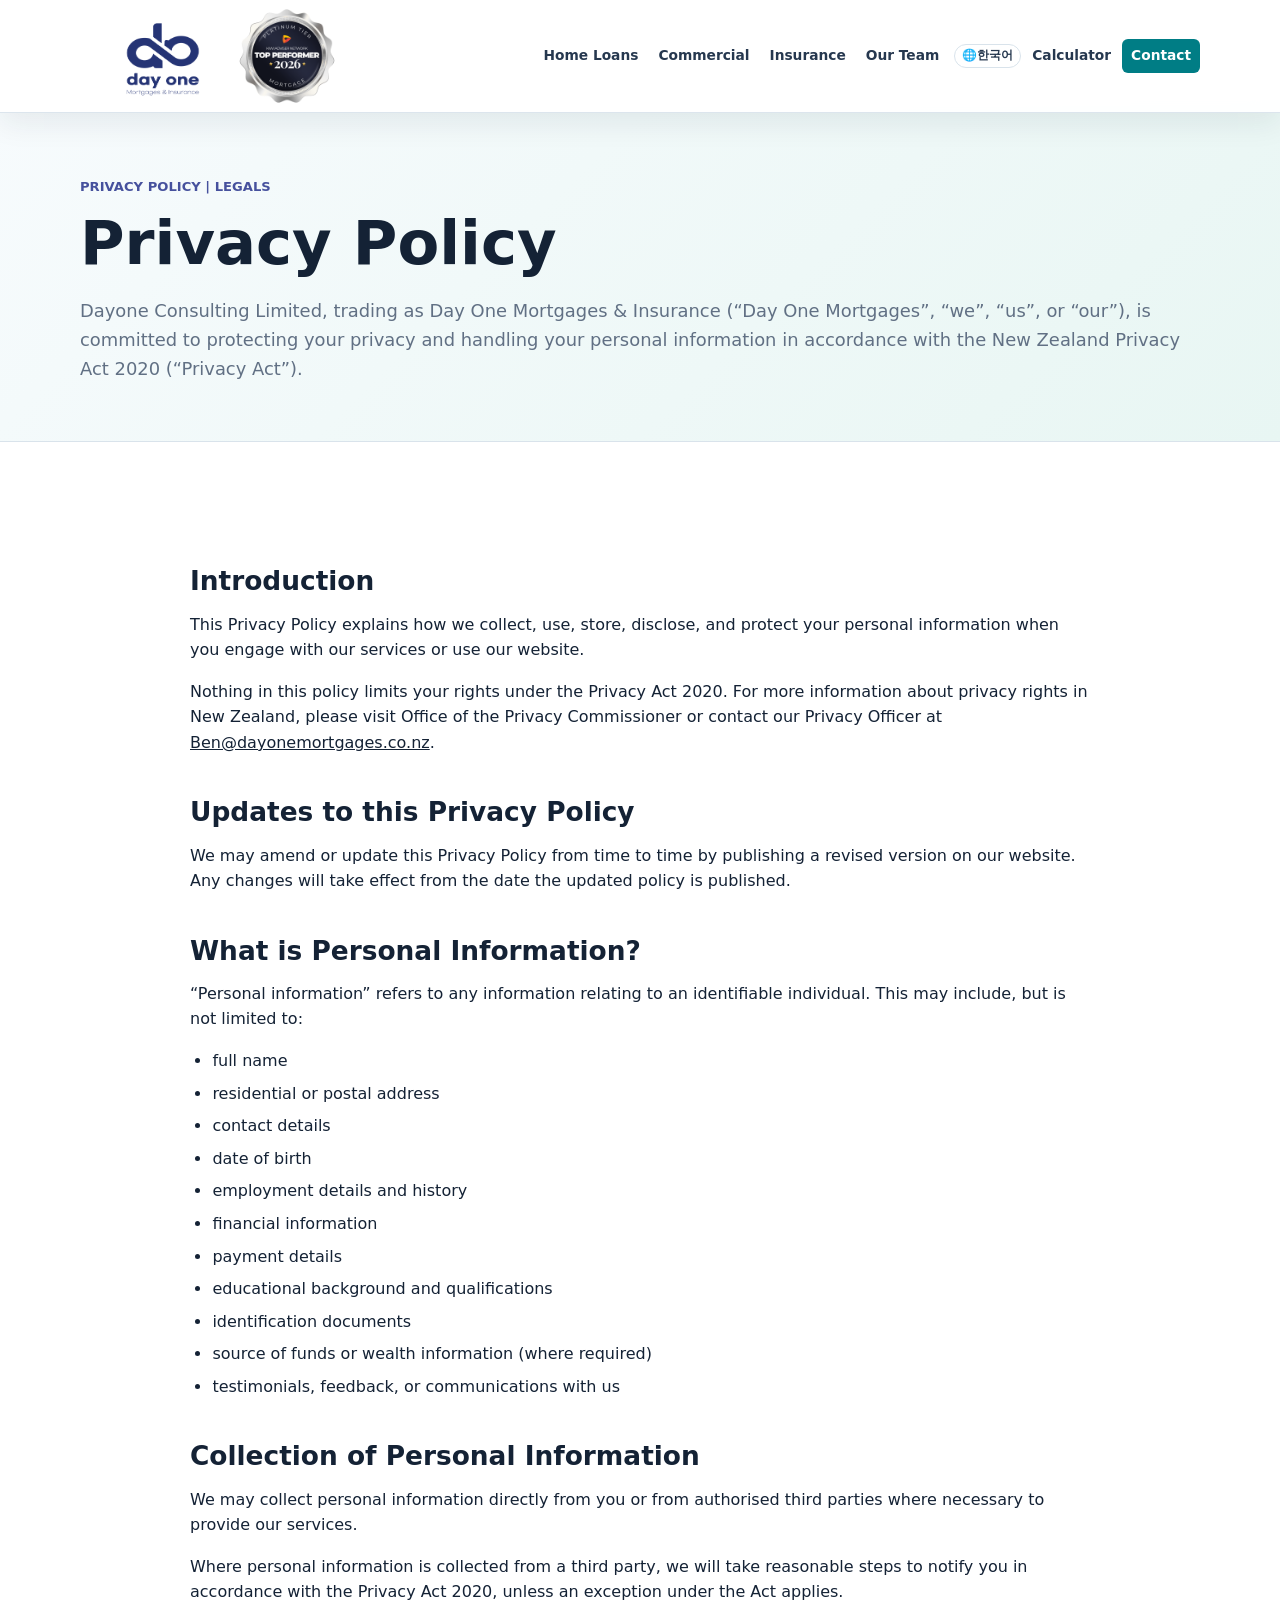
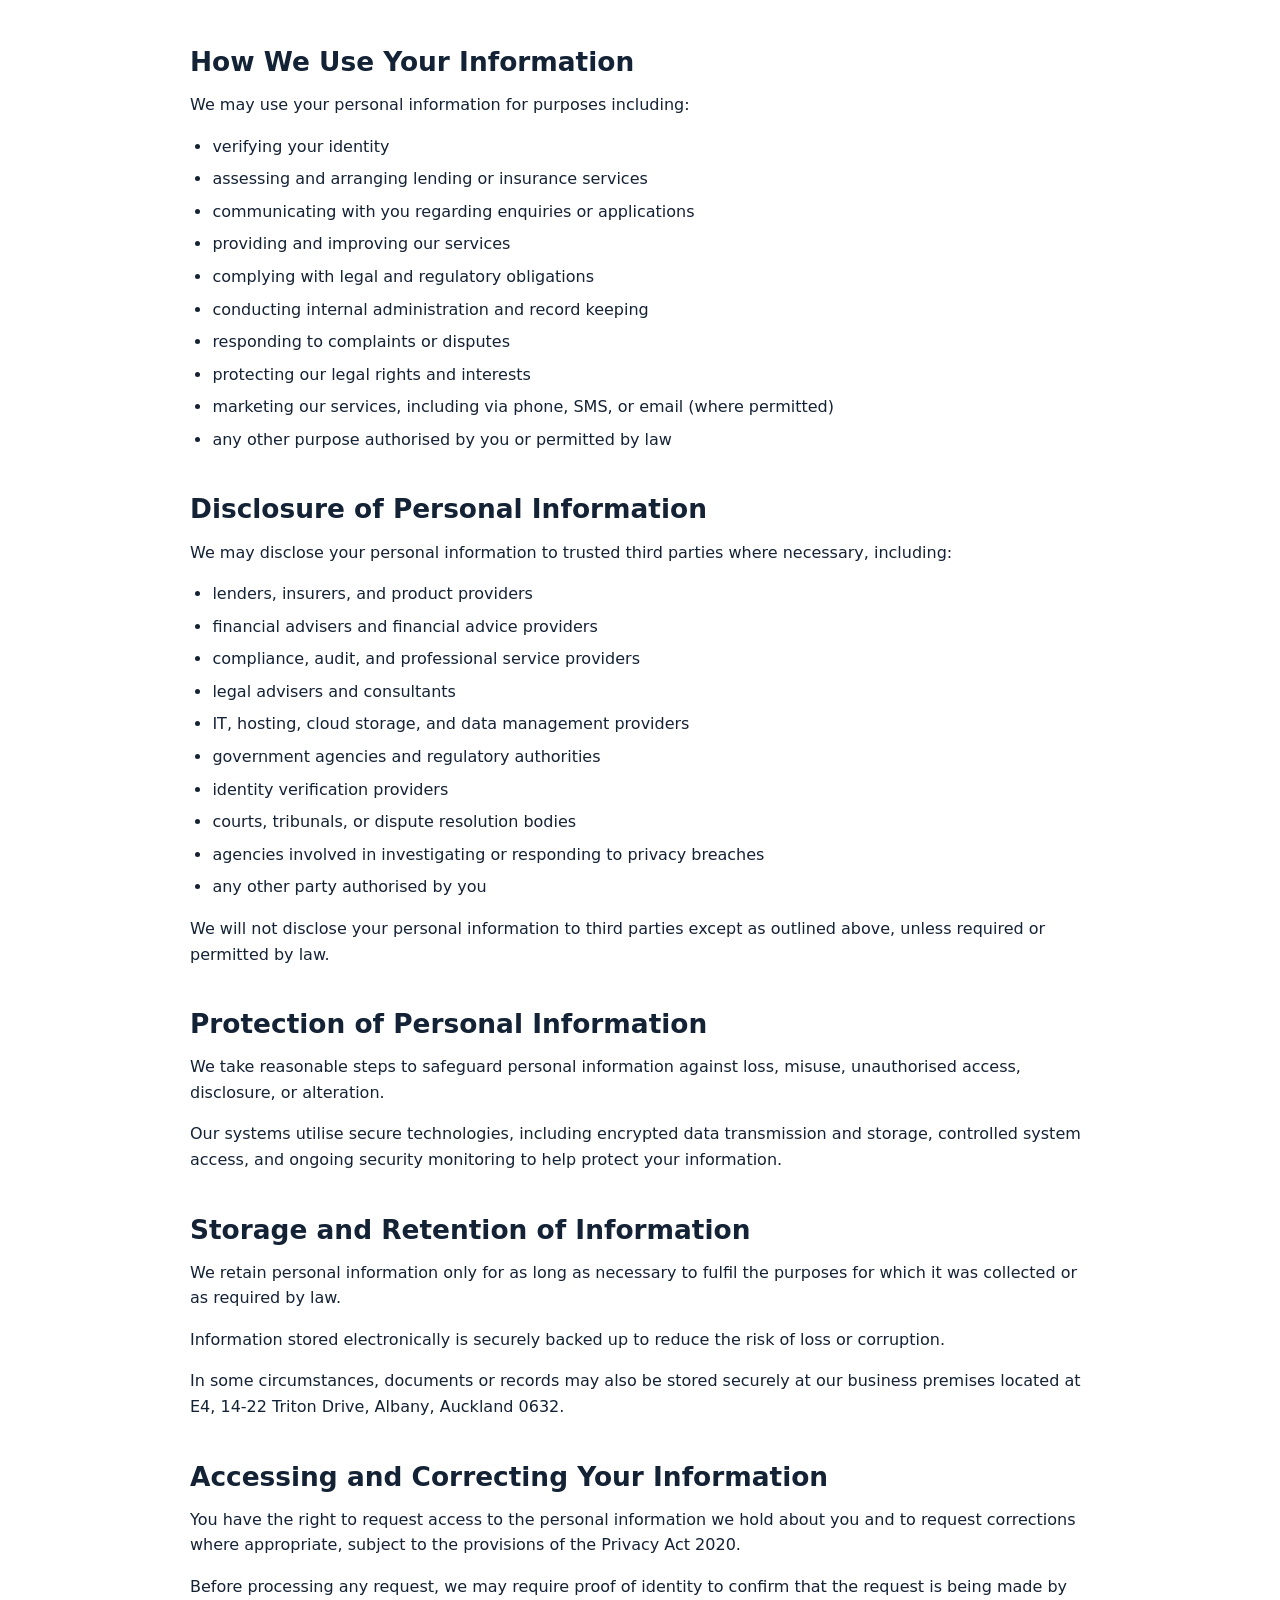
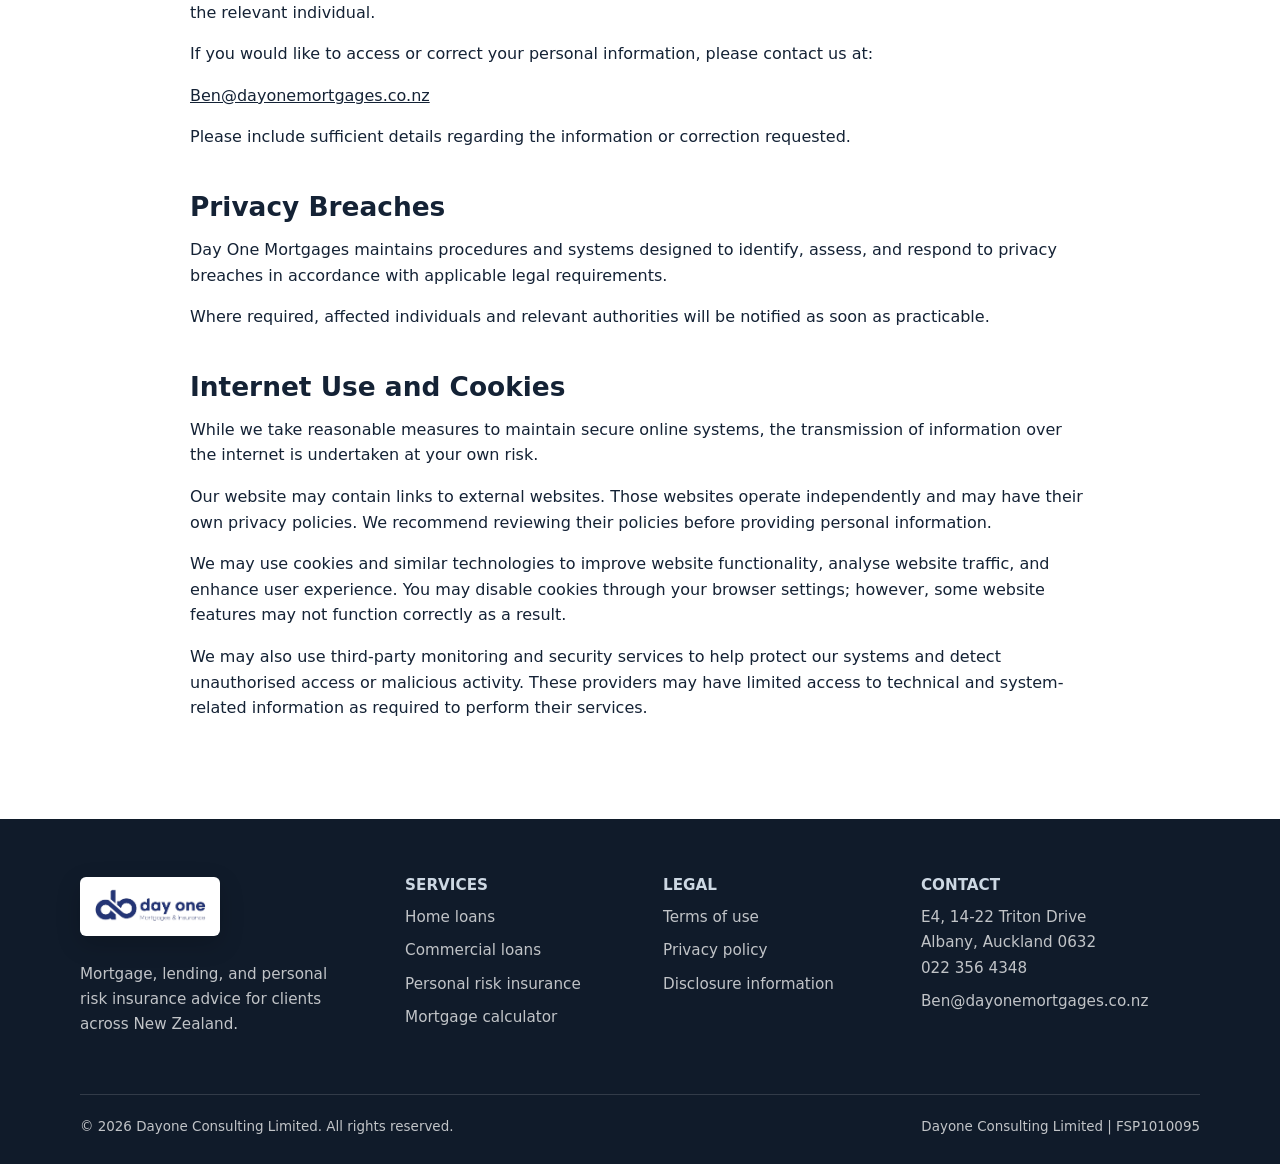
<file: privacy.html>
<!doctype html>
<html lang="en">
<head>
    <meta charset="utf-8">
    <meta name="viewport" content="width=device-width, initial-scale=1">
    <title>Privacy Policy | Day One Mortgages &amp; Insurance</title>
    <meta name="description" content="Privacy policy for Day One Mortgages &amp; Insurance.">
    <link rel="canonical" href="https://www.dayonemortgages.co.nz/privacy.html">
    <meta property="og:title" content="Privacy Policy | Day One Mortgages &amp; Insurance">
    <meta property="og:description" content="Read how Day One Mortgages &amp; Insurance handles personal information.">
    <meta property="og:type" content="website">
    <meta property="og:url" content="https://www.dayonemortgages.co.nz/privacy.html">
    <meta name="twitter:card" content="summary">
    <link rel="icon" href="/favicon.png">
    <link rel="apple-touch-icon" href="/apple-touch-icon.png">
    <link rel="stylesheet" href="/assets/css/site.css">
</head>
<body>
    <a class="skip-link" href="#main">Skip to content</a>
    <div id="site-header"></div>

    <main id="main">
        <section class="page-hero">
            <div class="container">
                <p class="eyebrow">Privacy Policy | Legals</p>
                <h1>Privacy Policy</h1>
                <p class="lead">Dayone Consulting Limited, trading as Day One Mortgages &amp; Insurance (&ldquo;Day One Mortgages&rdquo;, &ldquo;we&rdquo;, &ldquo;us&rdquo;, or &ldquo;our&rdquo;), is committed to protecting your privacy and handling your personal information in accordance with the New Zealand Privacy Act 2020 (&ldquo;Privacy Act&rdquo;).</p>
            </div>
        </section>

        <section class="section">
            <div class="container legal-content">
                <h2>Introduction</h2>
                <p>This Privacy Policy explains how we collect, use, store, disclose, and protect your personal information when you engage with our services or use our website.</p>
                <p>Nothing in this policy limits your rights under the Privacy Act 2020. For more information about privacy rights in New Zealand, please visit Office of the Privacy Commissioner or contact our Privacy Officer at <a href="mailto:Ben@dayonemortgages.co.nz">Ben@dayonemortgages.co.nz</a>.</p>

                <h2>Updates to this Privacy Policy</h2>
                <p>We may amend or update this Privacy Policy from time to time by publishing a revised version on our website. Any changes will take effect from the date the updated policy is published.</p>

                <h2>What is Personal Information?</h2>
                <p>&ldquo;Personal information&rdquo; refers to any information relating to an identifiable individual. This may include, but is not limited to:</p>
                <ul>
                    <li>full name</li>
                    <li>residential or postal address</li>
                    <li>contact details</li>
                    <li>date of birth</li>
                    <li>employment details and history</li>
                    <li>financial information</li>
                    <li>payment details</li>
                    <li>educational background and qualifications</li>
                    <li>identification documents</li>
                    <li>source of funds or wealth information (where required)</li>
                    <li>testimonials, feedback, or communications with us</li>
                </ul>

                <h2>Collection of Personal Information</h2>
                <p>We may collect personal information directly from you or from authorised third parties where necessary to provide our services.</p>
                <p>Where personal information is collected from a third party, we will take reasonable steps to notify you in accordance with the Privacy Act 2020, unless an exception under the Act applies.</p>

                <h2>How We Use Your Information</h2>
                <p>We may use your personal information for purposes including:</p>
                <ul>
                    <li>verifying your identity</li>
                    <li>assessing and arranging lending or insurance services</li>
                    <li>communicating with you regarding enquiries or applications</li>
                    <li>providing and improving our services</li>
                    <li>complying with legal and regulatory obligations</li>
                    <li>conducting internal administration and record keeping</li>
                    <li>responding to complaints or disputes</li>
                    <li>protecting our legal rights and interests</li>
                    <li>marketing our services, including via phone, SMS, or email (where permitted)</li>
                    <li>any other purpose authorised by you or permitted by law</li>
                </ul>

                <h2>Disclosure of Personal Information</h2>
                <p>We may disclose your personal information to trusted third parties where necessary, including:</p>
                <ul>
                    <li>lenders, insurers, and product providers</li>
                    <li>financial advisers and financial advice providers</li>
                    <li>compliance, audit, and professional service providers</li>
                    <li>legal advisers and consultants</li>
                    <li>IT, hosting, cloud storage, and data management providers</li>
                    <li>government agencies and regulatory authorities</li>
                    <li>identity verification providers</li>
                    <li>courts, tribunals, or dispute resolution bodies</li>
                    <li>agencies involved in investigating or responding to privacy breaches</li>
                    <li>any other party authorised by you</li>
                </ul>
                <p>We will not disclose your personal information to third parties except as outlined above, unless required or permitted by law.</p>

                <h2>Protection of Personal Information</h2>
                <p>We take reasonable steps to safeguard personal information against loss, misuse, unauthorised access, disclosure, or alteration.</p>
                <p>Our systems utilise secure technologies, including encrypted data transmission and storage, controlled system access, and ongoing security monitoring to help protect your information.</p>

                <h2>Storage and Retention of Information</h2>
                <p>We retain personal information only for as long as necessary to fulfil the purposes for which it was collected or as required by law.</p>
                <p>Information stored electronically is securely backed up to reduce the risk of loss or corruption.</p>
                <p>In some circumstances, documents or records may also be stored securely at our business premises located at E4, 14-22 Triton Drive, Albany, Auckland 0632.</p>

                <h2>Accessing and Correcting Your Information</h2>
                <p>You have the right to request access to the personal information we hold about you and to request corrections where appropriate, subject to the provisions of the Privacy Act 2020.</p>
                <p>Before processing any request, we may require proof of identity to confirm that the request is being made by the relevant individual.</p>
                <p>If you would like to access or correct your personal information, please contact us at:</p>
                <p><a href="mailto:Ben@dayonemortgages.co.nz">Ben@dayonemortgages.co.nz</a></p>
                <p>Please include sufficient details regarding the information or correction requested.</p>

                <h2>Privacy Breaches</h2>
                <p>Day One Mortgages maintains procedures and systems designed to identify, assess, and respond to privacy breaches in accordance with applicable legal requirements.</p>
                <p>Where required, affected individuals and relevant authorities will be notified as soon as practicable.</p>

                <h2>Internet Use and Cookies</h2>
                <p>While we take reasonable measures to maintain secure online systems, the transmission of information over the internet is undertaken at your own risk.</p>
                <p>Our website may contain links to external websites. Those websites operate independently and may have their own privacy policies. We recommend reviewing their policies before providing personal information.</p>
                <p>We may use cookies and similar technologies to improve website functionality, analyse website traffic, and enhance user experience. You may disable cookies through your browser settings; however, some website features may not function correctly as a result.</p>
                <p>We may also use third-party monitoring and security services to help protect our systems and detect unauthorised access or malicious activity. These providers may have limited access to technical and system-related information as required to perform their services.</p>
            </div>
        </section>
    </main>

    <div id="site-footer"></div>
    <script src="/assets/js/site.js" defer></script>
</body>
</html>
</file>
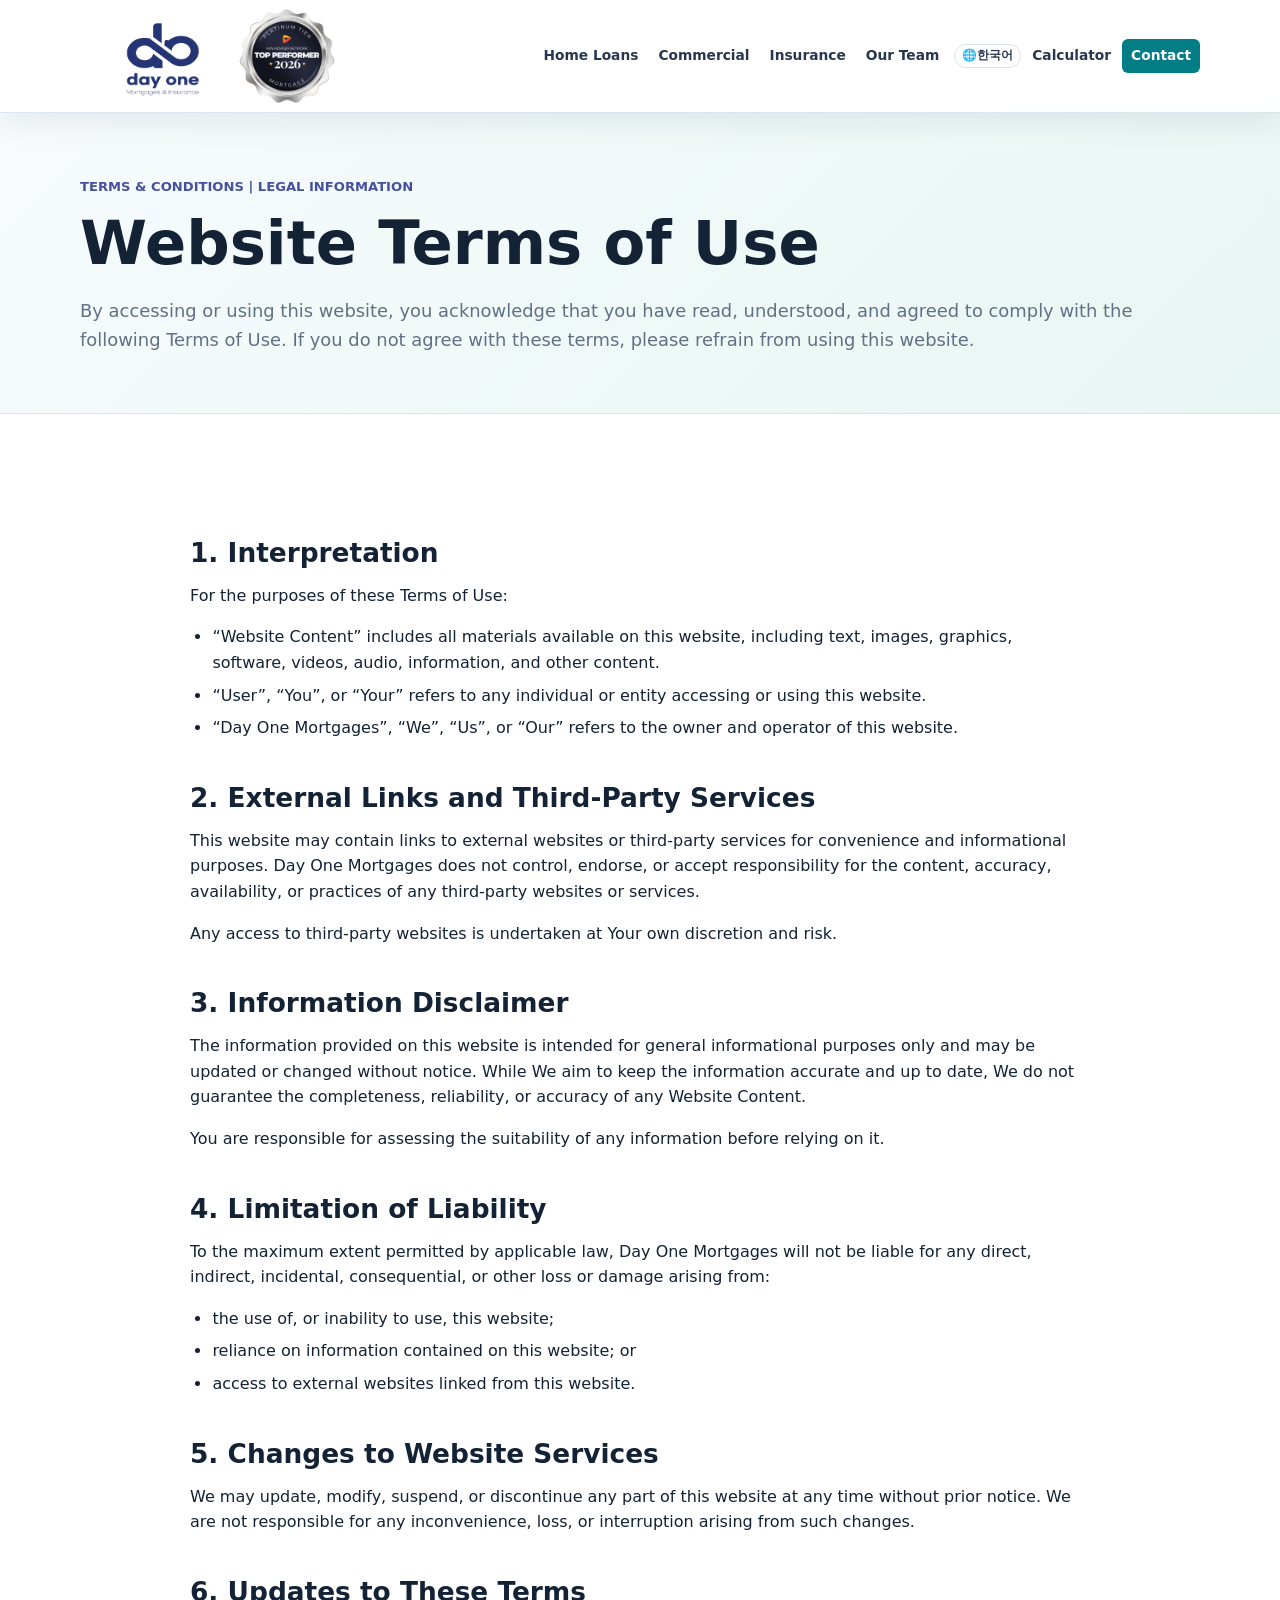
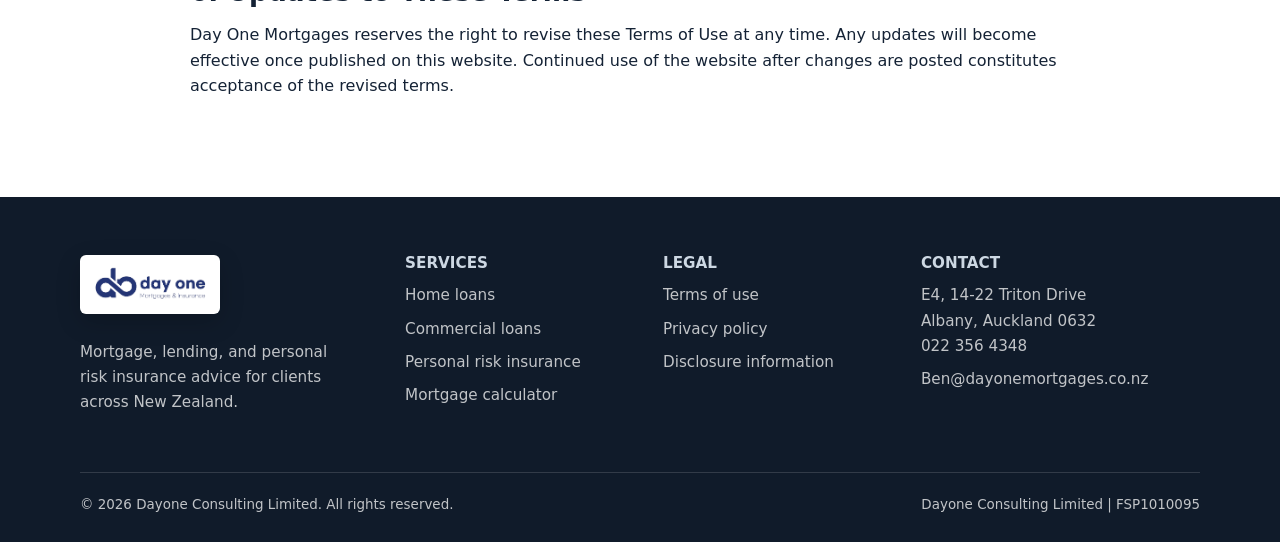
<file: terms.html>
<!doctype html>
<html lang="en">
<head>
    <meta charset="utf-8">
    <meta name="viewport" content="width=device-width, initial-scale=1">
    <title>Website Terms of Use | Day One Mortgages &amp; Insurance</title>
    <meta name="description" content="Website terms of use for Day One Mortgages &amp; Insurance.">
    <link rel="canonical" href="https://www.dayonemortgages.co.nz/terms.html">
    <meta property="og:title" content="Website Terms of Use | Day One Mortgages &amp; Insurance">
    <meta property="og:description" content="Read the website terms of use for Day One Mortgages &amp; Insurance.">
    <meta property="og:type" content="website">
    <meta property="og:url" content="https://www.dayonemortgages.co.nz/terms.html">
    <meta name="twitter:card" content="summary">
    <link rel="icon" href="/favicon.png">
    <link rel="apple-touch-icon" href="/apple-touch-icon.png">
    <link rel="stylesheet" href="/assets/css/site.css">
</head>
<body>
    <a class="skip-link" href="#main">Skip to content</a>
    <div id="site-header"></div>

    <main id="main">
        <section class="page-hero">
            <div class="container">
                <p class="eyebrow">Terms &amp; Conditions | Legal Information</p>
                <h1>Website Terms of Use</h1>
                <p class="lead">By accessing or using this website, you acknowledge that you have read, understood, and agreed to comply with the following Terms of Use. If you do not agree with these terms, please refrain from using this website.</p>
            </div>
        </section>

        <section class="section">
            <div class="container legal-content">
                <h2>1. Interpretation</h2>
                <p>For the purposes of these Terms of Use:</p>
                <ul>
                    <li>&ldquo;Website Content&rdquo; includes all materials available on this website, including text, images, graphics, software, videos, audio, information, and other content.</li>
                    <li>&ldquo;User&rdquo;, &ldquo;You&rdquo;, or &ldquo;Your&rdquo; refers to any individual or entity accessing or using this website.</li>
                    <li>&ldquo;Day One Mortgages&rdquo;, &ldquo;We&rdquo;, &ldquo;Us&rdquo;, or &ldquo;Our&rdquo; refers to the owner and operator of this website.</li>
                </ul>

                <h2>2. External Links and Third-Party Services</h2>
                <p>This website may contain links to external websites or third-party services for convenience and informational purposes. Day One Mortgages does not control, endorse, or accept responsibility for the content, accuracy, availability, or practices of any third-party websites or services.</p>
                <p>Any access to third-party websites is undertaken at Your own discretion and risk.</p>

                <h2>3. Information Disclaimer</h2>
                <p>The information provided on this website is intended for general informational purposes only and may be updated or changed without notice. While We aim to keep the information accurate and up to date, We do not guarantee the completeness, reliability, or accuracy of any Website Content.</p>
                <p>You are responsible for assessing the suitability of any information before relying on it.</p>

                <h2>4. Limitation of Liability</h2>
                <p>To the maximum extent permitted by applicable law, Day One Mortgages will not be liable for any direct, indirect, incidental, consequential, or other loss or damage arising from:</p>
                <ul>
                    <li>the use of, or inability to use, this website;</li>
                    <li>reliance on information contained on this website; or</li>
                    <li>access to external websites linked from this website.</li>
                </ul>

                <h2>5. Changes to Website Services</h2>
                <p>We may update, modify, suspend, or discontinue any part of this website at any time without prior notice. We are not responsible for any inconvenience, loss, or interruption arising from such changes.</p>

                <h2>6. Updates to These Terms</h2>
                <p>Day One Mortgages reserves the right to revise these Terms of Use at any time. Any updates will become effective once published on this website. Continued use of the website after changes are posted constitutes acceptance of the revised terms.</p>
            </div>
        </section>
    </main>

    <div id="site-footer"></div>
    <script src="/assets/js/site.js" defer></script>
</body>
</html>
</file>
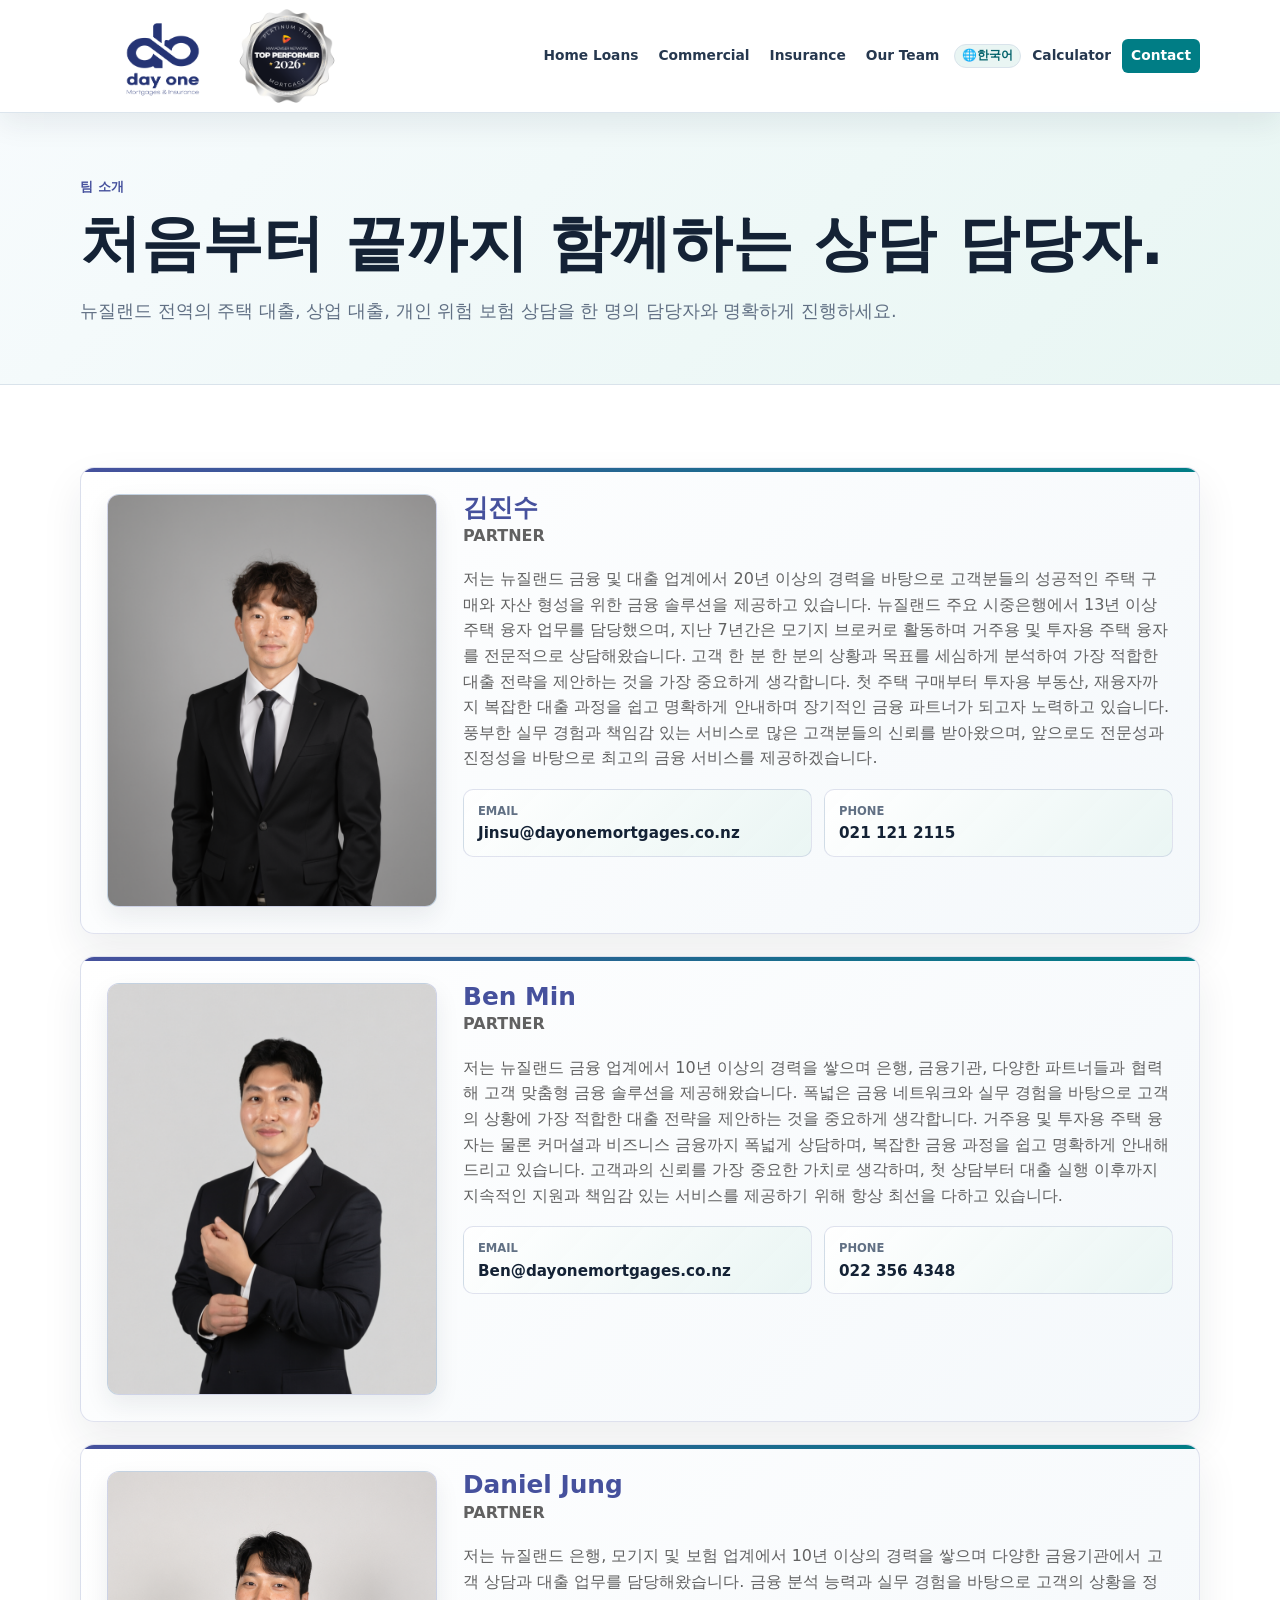
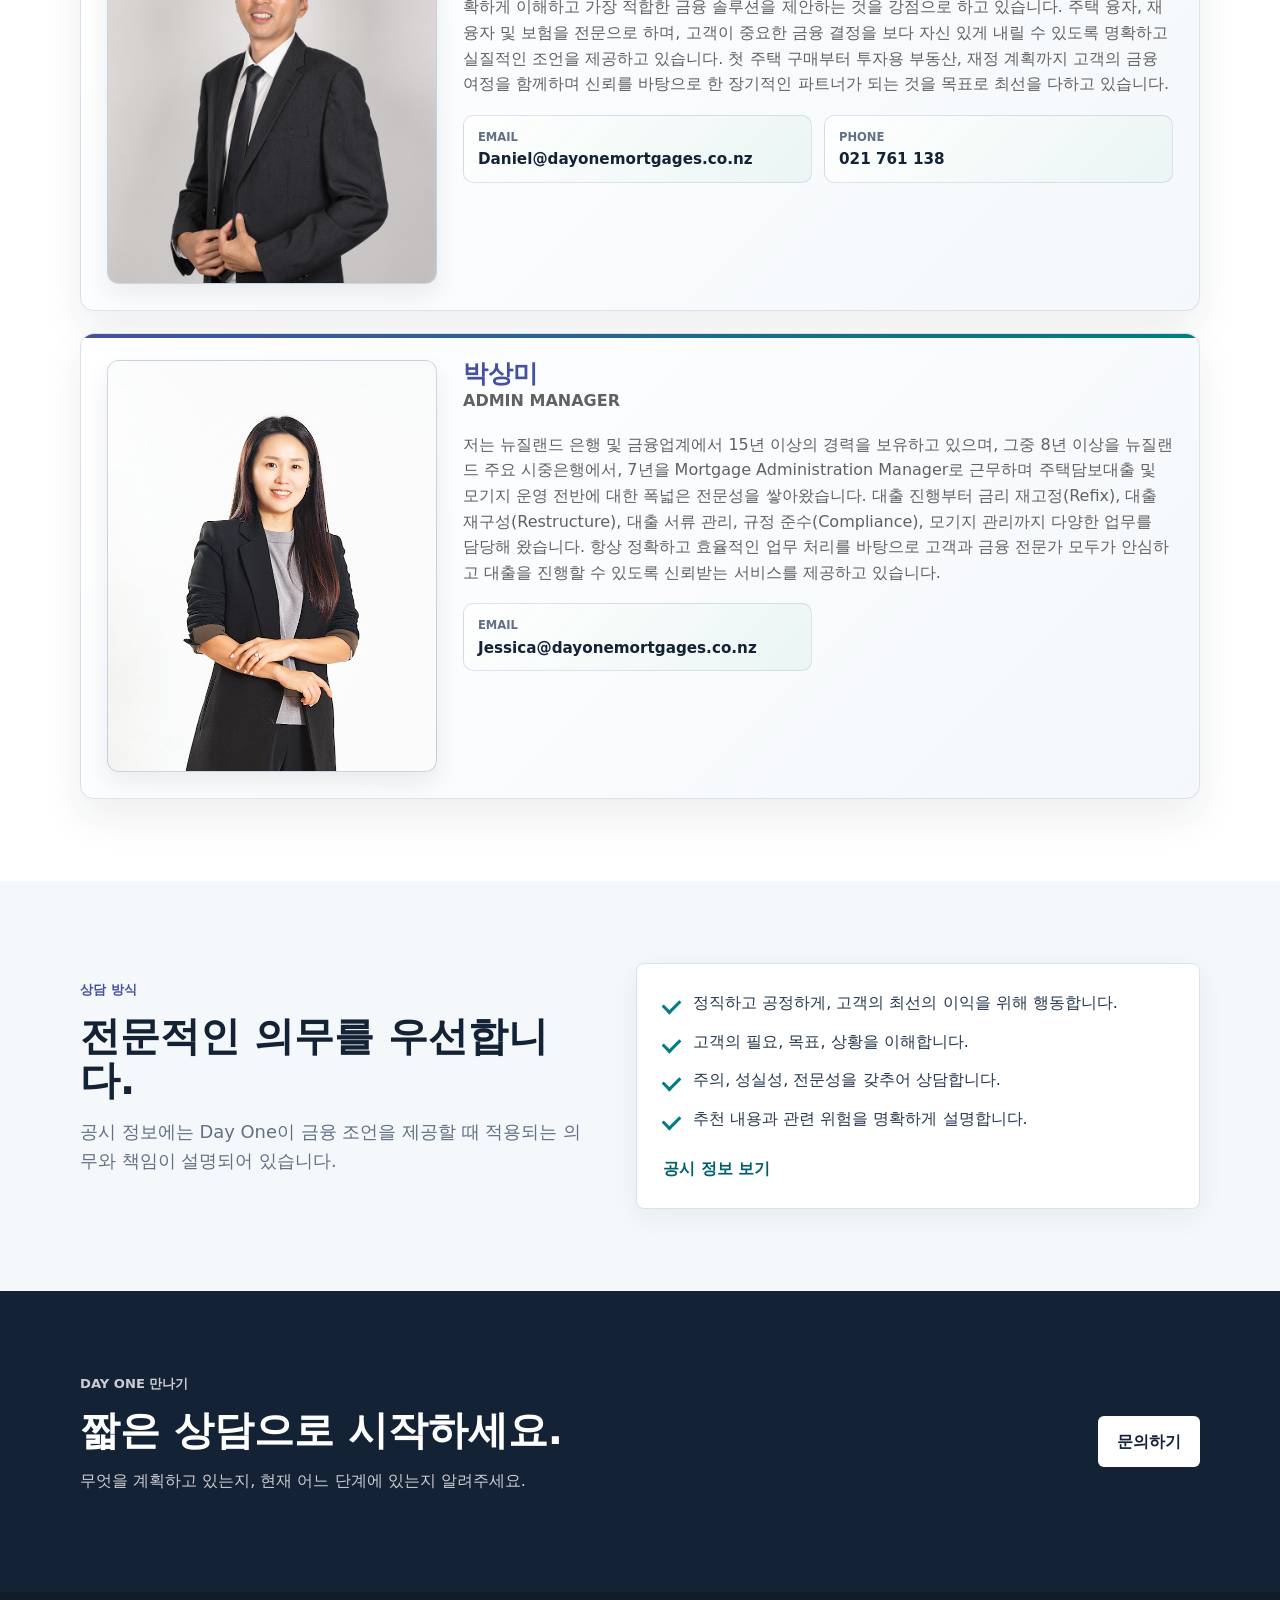
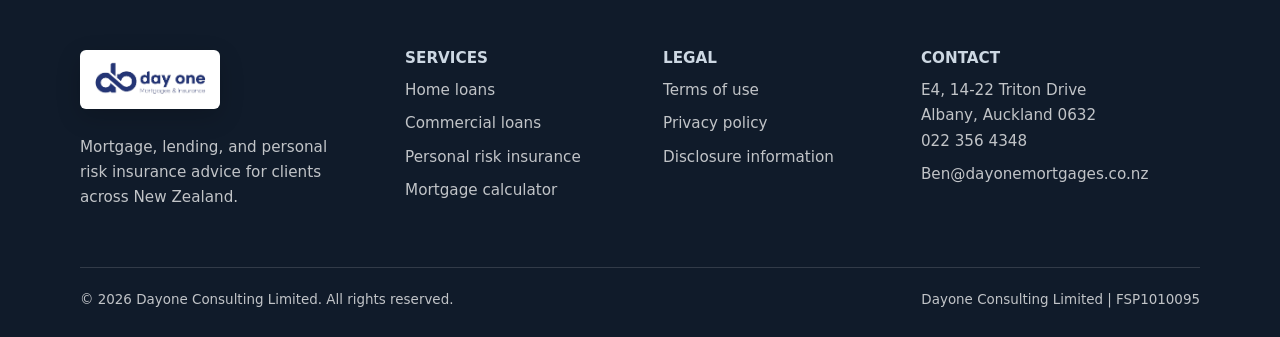
<file: ko/our-team.html>
<!doctype html>
<html lang="ko">
<head>
    <meta charset="utf-8">
    <meta name="viewport" content="width=device-width, initial-scale=1">
    <title>팀 소개 | Day One Mortgages &amp; Insurance</title>
    <meta name="description" content="Day One Mortgages &amp; Insurance의 Ben을 만나보세요. 주택 대출, 상업 대출, 보험 상담을 도와드립니다.">
    <link rel="canonical" href="https://www.dayonemortgages.co.nz/ko/our-team.html">
    <link rel="alternate" hreflang="en" href="https://www.dayonemortgages.co.nz/our-team.html">
    <link rel="alternate" hreflang="ko" href="https://www.dayonemortgages.co.nz/ko/our-team.html">
    <link rel="alternate" hreflang="x-default" href="https://www.dayonemortgages.co.nz/our-team.html">
    <meta property="og:title" content="팀 소개 | Day One Mortgages &amp; Insurance">
    <meta property="og:description" content="Day One의 Ben에게 모기지, 대출, 보험 상담을 문의하세요.">
    <meta property="og:type" content="website">
    <meta property="og:url" content="https://www.dayonemortgages.co.nz/ko/our-team.html">
    <meta property="og:image" content="https://www.dayonemortgages.co.nz/image/hero-advice.jpg">
    <meta name="twitter:card" content="summary_large_image">
    <link rel="icon" href="/favicon.png">
    <link rel="apple-touch-icon" href="/apple-touch-icon.png">
    <link rel="stylesheet" href="/assets/css/site.css">
</head>
<body>
    <a class="skip-link" href="#main">본문으로 건너뛰기</a>
    <div id="site-header"></div>

    <main id="main" data-team-page data-lang="ko">
        <section class="page-hero">
            <div class="container">
                <p class="eyebrow">팀 소개</p>
                <h1>처음부터 끝까지 함께하는 상담 담당자.</h1>
                <p class="lead">뉴질랜드 전역의 주택 대출, 상업 대출, 개인 위험 보험 상담을 한 명의 담당자와 명확하게 진행하세요.</p>
            </div>
        </section>

        <section class="section">
            <div class="container team-grid" data-team-grid></div>
        </section>

        <section class="section alt fade-in-section">
            <div class="container split">
                <div>
                    <p class="eyebrow">상담 방식</p>
                    <h2>전문적인 의무를 우선합니다.</h2>
                    <p class="lead">공시 정보에는 Day One이 금융 조언을 제공할 때 적용되는 의무와 책임이 설명되어 있습니다.</p>
                </div>
                <div class="card">
                    <ul class="check-list">
                        <li>정직하고 공정하게, 고객의 최선의 이익을 위해 행동합니다.</li>
                        <li>고객의 필요, 목표, 상황을 이해합니다.</li>
                        <li>주의, 성실성, 전문성을 갖추어 상담합니다.</li>
                        <li>추천 내용과 관련 위험을 명확하게 설명합니다.</li>
                    </ul>
                    <a class="card-link" href="/disclosure.html">공시 정보 보기</a>
                </div>
            </div>
        </section>

        <section class="section cta-band">
            <div class="container">
                <div>
                    <p class="eyebrow">Day One 만나기</p>
                    <h2>짧은 상담으로 시작하세요.</h2>
                    <p>무엇을 계획하고 있는지, 현재 어느 단계에 있는지 알려주세요.</p>
                </div>
                <a class="button secondary" href="/contact.html">문의하기</a>
            </div>
        </section>
    </main>

    <div id="site-footer"></div>
    <script src="/assets/js/site.js?v=202608192110" defer></script>
    <script src="/assets/js/team-profiles.js?v=202608192110" defer></script>
    <script src="/assets/js/team.js?v=202608192110" defer></script>
</body>
</html>
</file>
<file: assets/css/site.css>
:root {
    --logo-blue: #46519d;
    --header-offset: 100px;
    --ink: #142235;
    --ink-soft: #26384f;
    --muted: #617084;
    --line: #d9e3eb;
    --paper: #ffffff;
    --cloud: #f4f8fb;
    --mist: #e9f5f3;
    --teal: #007d85;
    --teal-dark: #00616a;
    --coral: #b85b4a;
    --focus: #8fa2dc;
    --shadow: 0 18px 50px rgba(20, 34, 53, 0.12);
    --max-width: 1120px;
}

* {
    box-sizing: border-box;
}

html {
    scroll-behavior: smooth;
    scroll-padding-top: var(--header-offset);
    overflow-x: hidden;
    overflow-x: clip;
}

body {
    margin: 0;
    padding-top: var(--header-offset);
    overflow-x: hidden;
    overflow-x: clip;
    background: var(--cloud);
    color: var(--ink);
    font-family: Inter, ui-sans-serif, system-ui, -apple-system, BlinkMacSystemFont, "Segoe UI", sans-serif;
    font-size: 16px;
    line-height: 1.6;
    text-rendering: optimizeLegibility;
}

body.menu-open {
    overflow: hidden;
}

img {
    display: block;
    max-width: 100%;
}

a {
    color: inherit;
}

button,
input,
select,
textarea {
    font: inherit;
}

:focus-visible {
    outline: 3px solid var(--focus);
    outline-offset: 3px;
}

.sr-only {
    position: absolute;
    width: 1px;
    height: 1px;
    padding: 0;
    margin: -1px;
    overflow: hidden;
    clip: rect(0, 0, 0, 0);
    white-space: nowrap;
    border: 0;
}

.skip-link {
    position: absolute;
    top: 12px;
    left: 12px;
    z-index: 1000;
    transform: translateY(-140%);
    background: var(--paper);
    color: var(--ink);
    padding: 10px 14px;
    border: 2px solid var(--ink);
    border-radius: 6px;
    transition: transform 0.2s ease;
}

.skip-link:focus {
    transform: translateY(0);
}

.container {
    width: min(100% - 40px, var(--max-width));
    margin-inline: auto;
}

.site-header {
    position: fixed;
    top: 0;
    left: 0;
    right: 0;
    z-index: 100;
    width: 100%;
    background: rgba(255, 255, 255, 0.94);
    border-bottom: 1px solid rgba(217, 227, 235, 0.9);
    box-shadow: 0 10px 28px rgba(20, 34, 53, 0.08);
    backdrop-filter: blur(14px);
}

.nav-inner {
    width: min(100% - 40px, var(--max-width));
    min-height: 94px;
    margin-inline: auto;
    display: flex;
    align-items: center;
    justify-content: space-between;
    gap: 20px;
}

.brand,
.footer-logo {
    display: inline-flex;
    align-items: center;
    text-decoration: none;
}

.brand {
    gap: 12px;
}

.brand img {
    width: 140px;
    height: auto;
    object-fit: contain;
    transform: scaleX(1.16);
    transform-origin: left center;
}

.brand .brand-award {
    width: 110px;
    height: 110px;
    transform: none;
}

.footer-logo img {
    width: 140px;
    height: auto;
    object-fit: contain;
}

.primary-nav {
    display: flex;
    align-items: stretch;
    gap: 2px;
    list-style: none;
    margin: 0;
    padding: 0;
}

.primary-nav-group {
    display: flex;
    flex-direction: row;
    align-items: center;
    gap: 6px;
}

.primary-nav a,
.mobile-nav a {
    color: var(--ink-soft);
    text-decoration: none;
    font-weight: 700;
}

.primary-nav a {
    display: inline-flex;
    align-items: center;
    min-height: 34px;
    padding: 6px 9px;
    border-radius: 6px;
    font-size: 0.86rem;
    line-height: 1;
}

.primary-nav a:hover,
.primary-nav a[aria-current="page"] {
    color: var(--teal-dark);
    background: var(--mist);
}

.primary-nav-group > a {
    justify-content: center;
}

.primary-nav-submenu {
    display: flex;
    justify-content: center;
    gap: 0;
}

.primary-nav-submenu a {
    min-height: 24px;
    padding: 4px 7px;
    border-radius: 999px;
    font-size: 0.74rem;
    font-weight: 800;
    letter-spacing: 0;
    background: var(--paper);
    border: 1px solid var(--line);
}

.primary-nav-submenu a:hover,
.primary-nav-submenu a[aria-current="page"] {
    background: var(--mist);
    color: var(--teal-dark);
}

.primary-nav .nav-cta,
.mobile-nav .mobile-cta {
    background: var(--teal);
    color: white;
}

.primary-nav .nav-cta:hover,
.primary-nav .nav-cta[aria-current="page"],
.mobile-nav .mobile-cta:hover,
.mobile-nav .mobile-cta[aria-current="page"] {
    background: var(--teal-dark);
    color: white;
}

.menu-toggle {
    display: none;
    width: 44px;
    height: 44px;
    align-items: center;
    justify-content: center;
    flex-direction: column;
    gap: 5px;
    border: 1px solid var(--line);
    border-radius: 6px;
    background: white;
    color: var(--ink);
    cursor: pointer;
}

.menu-toggle span:not(.sr-only) {
    width: 20px;
    height: 2px;
    background: currentColor;
    border-radius: 999px;
}

.mobile-nav {
    display: none;
    width: min(100% - 40px, var(--max-width));
    margin: 0 auto 16px;
    padding: 8px;
    background: white;
    border: 1px solid var(--line);
    border-radius: 8px;
    box-shadow: var(--shadow);
}

.mobile-language-switch {
    display: flex;
    gap: 8px;
    margin: 4px 0;
    padding: 0 8px 8px;
}

.mobile-language-switch a {
    display: inline-flex;
    align-items: center;
    min-height: 34px;
    padding: 6px 10px;
    border-radius: 6px;
    border: 1px solid var(--line);
    background: var(--paper);
    color: var(--ink-soft);
    font-size: 0.8rem;
    text-decoration: none;
}

.mobile-language-switch a:hover,
.mobile-language-switch a[aria-current="page"] {
    background: var(--mist);
    color: var(--teal-dark);
}

.mobile-nav-group {
    display: flex;
    align-items: center;
    gap: 8px;
}

.mobile-nav-lang {
    margin-left: auto;
    display: inline-flex;
    align-items: center;
    min-height: 34px;
    padding: 6px 10px;
    border-radius: 6px;
    border: 1px solid var(--line);
    background: var(--paper);
    color: var(--ink-soft);
    font-size: 0.8rem;
    text-decoration: none;
}

.mobile-nav-lang:hover,
.mobile-nav-lang[aria-current="page"] {
    background: var(--mist);
    color: var(--teal-dark);
}

.mobile-nav a {
    display: block;
    padding: 12px 14px;
    border-radius: 6px;
}

.mobile-nav a:hover,
.mobile-nav a[aria-current="page"] {
    background: var(--mist);
    color: var(--teal-dark);
}

.hero {
    position: relative;
    min-height: min(720px, 78vh);
    display: flex;
    align-items: center;
    color: white;
    background:
        linear-gradient(90deg, rgba(20, 34, 53, 0.88) 0%, rgba(20, 34, 53, 0.74) 42%, rgba(20, 34, 53, 0.18) 100%),
        url("/image/hero-advice.jpg") center right / cover no-repeat;
}

.hero-content {
    max-width: var(--max-width);
    padding: 86px 0 72px;
}

.hero h1 {
    max-width: 790px;
}

.eyebrow {
    margin: 0 0 14px;
    color: var(--logo-blue);
    font-size: 0.82rem;
    font-weight: 800;
    letter-spacing: 0;
    text-transform: uppercase;
}

.hero .eyebrow {
    color: white;
}

h1,
h2,
h3,
p {
    margin-top: 0;
}

h1 {
    margin-bottom: 22px;
    font-size: clamp(2.6rem, 7vw, 4.7rem);
    line-height: 1.02;
    letter-spacing: 0;
}

h2 {
    margin-bottom: 16px;
    font-size: clamp(2rem, 4vw, 2.5rem);
    line-height: 1.1;
    letter-spacing: 0;
}

h3 {
    margin-bottom: 10px;
    font-size: 1.22rem;
    line-height: 1.25;
    letter-spacing: 0;
}

.lead {
    max-width: 760px;
    color: var(--muted);
    font-size: 1.12rem;
}

.hero .lead {
    color: rgba(255, 255, 255, 0.9);
    font-size: clamp(1.05rem, 2vw, 1.26rem);
}

.hero-actions,
.action-row {
    display: flex;
    flex-wrap: wrap;
    align-items: center;
    gap: 14px;
    margin-top: 30px;
}

.button {
    display: inline-flex;
    align-items: center;
    justify-content: center;
    min-height: 48px;
    padding: 12px 18px;
    border: 1px solid transparent;
    border-radius: 6px;
    background: var(--teal);
    color: white;
    font-weight: 800;
    text-decoration: none;
    cursor: pointer;
    transition: transform 0.18s ease, background 0.18s ease, border-color 0.18s ease;
}

.button:hover {
    transform: translateY(-1px);
    background: var(--teal-dark);
}

.button.secondary {
    background: white;
    color: var(--ink);
    border-color: rgba(255, 255, 255, 0.6);
}

.button.secondary:hover {
    background: var(--mist);
}

.button.outline {
    background: transparent;
    color: var(--teal-dark);
    border-color: var(--teal);
}

.button.outline:hover {
    background: var(--mist);
}

.section {
    padding: 82px 0;
    background: var(--paper);
}

.section.alt {
    background: var(--cloud);
}

.section.tight {
    padding: 56px 0;
}

.section-head {
    display: flex;
    align-items: end;
    justify-content: space-between;
    gap: 28px;
    margin-bottom: 34px;
}

.section-head > div {
    max-width: 760px;
}

.trust-strip {
    background: white;
    border-bottom: 1px solid var(--line);
}

.trust-grid {
    display: grid;
    grid-template-columns: repeat(3, minmax(0, 1fr));
    gap: 1px;
    background: var(--line);
}

.trust-item {
    min-height: 110px;
    padding: 24px;
    background: white;
}

.trust-item strong {
    display: block;
    margin-bottom: 4px;
    color: var(--ink);
    font-size: 1.4rem;
    line-height: 1.1;
}

.trust-item span {
    color: var(--muted);
}

.grid {
    display: grid;
    gap: 22px;
}

.grid.three {
    grid-template-columns: repeat(3, minmax(0, 1fr));
}

.grid.two {
    grid-template-columns: repeat(2, minmax(0, 1fr));
}

.team-grid {
    display: grid;
    grid-template-columns: minmax(0, 1fr);
    gap: 22px;
}

.person-layout {
    display: grid;
    grid-template-columns: 330px minmax(0, 1fr);
    gap: 26px;
    align-items: start;
}

.person-photo {
    min-width: 0;
}

.person-photo-slot {
    position: relative;
    overflow: hidden;
    aspect-ratio: 4 / 5;
    border: 1px solid rgba(70, 81, 157, 0.18);
    border-radius: 12px;
    background: linear-gradient(180deg, rgba(70, 81, 157, 0.08), rgba(0, 125, 133, 0.12));
    box-shadow: 0 10px 24px rgba(20, 34, 53, 0.08);
}

.person-photo-image {
    position: absolute;
    inset: 0;
    width: 100%;
    height: 100%;
    object-fit: cover;
    object-position: center top;
}

.person-photo-slot-text {
    position: absolute;
    inset: auto 14px 14px 14px;
    display: inline-flex;
    align-items: center;
    justify-content: center;
    padding: 10px 14px;
    border-radius: 999px;
    background: rgba(255, 255, 255, 0.92);
    border: 1px solid var(--line);
    color: var(--muted);
    font-size: 0.8rem;
    font-weight: 700;
    letter-spacing: 0;
}

.person-photo small {
    color: var(--muted);
    font-size: 0.78rem;
    font-weight: 700;
    letter-spacing: 0;
}

.person-copy {
    min-width: 0;
}

.person-heading {
    margin-bottom: 18px;
}

.person-kicker {
    margin: 0 0 8px;
    color: rgb(97, 97, 97);
    font-size: 1rem;
    font-weight: 800;
    text-transform: uppercase;
    letter-spacing: 0;
}

.person-subtitle {
    margin: 8px 0 0;
    color: var(--muted);
    font-size: 0.92rem;
    font-weight: 600;
}

.person-bio {
    margin-bottom: 14px;
    color: rgb(97, 97, 97);
}

.person-links {
    display: grid;
    grid-template-columns: repeat(2, minmax(0, 1fr));
    gap: 12px;
    margin-top: 18px;
}

.person-link-chip {
    display: grid;
    gap: 3px;
    padding: 12px 14px;
    border: 1px solid rgba(70, 81, 157, 0.16);
    border-radius: 10px;
    background: linear-gradient(135deg, rgba(255, 255, 255, 0.98), rgba(233, 245, 243, 0.95));
    text-decoration: none;
}

.person-link-chip span {
    color: var(--muted);
    font-size: 0.72rem;
    font-weight: 800;
    letter-spacing: 0;
    text-transform: uppercase;
}

.person-link-chip strong {
    color: var(--ink);
    font-size: 0.95rem;
    font-weight: 700;
    line-height: 1.35;
    word-break: break-word;
}

.person-link-chip:hover {
    border-color: var(--teal);
    box-shadow: 0 8px 22px rgba(20, 34, 53, 0.08);
}

.person-link-chip:hover strong {
    color: var(--teal-dark);
}

.language-switch {
    display: inline-flex;
    gap: 4px;
    margin-bottom: 22px;
    padding: 4px;
    border: 1px solid var(--line);
    border-radius: 8px;
    background: white;
}

.language-switch a {
    display: inline-flex;
    align-items: center;
    min-height: 34px;
    padding: 6px 12px;
    border-radius: 6px;
    color: var(--ink-soft);
    font-weight: 800;
    font-size: 0.9rem;
    text-decoration: none;
}

.language-switch a:hover,
.language-switch a[aria-current="page"] {
    background: var(--mist);
    color: var(--teal-dark);
}

.card {
    min-width: 0;
    background: white;
    border: 1px solid var(--line);
    border-radius: 8px;
    padding: 26px;
    box-shadow: 0 8px 28px rgba(20, 34, 53, 0.06);
}

.card h2 {
    font-size: 1.35rem;
    line-height: 1.2;
}

.card h4 {
    margin: 24px 0 8px;
    font-size: 1rem;
}

.person-card {
    min-height: 100%;
    position: relative;
    overflow: hidden;
    border: 1px solid rgba(70, 81, 157, 0.16);
    border-radius: 14px;
    background: linear-gradient(135deg, rgba(255, 255, 255, 0.98) 0%, rgba(244, 248, 251, 0.98) 100%);
    box-shadow: 0 18px 42px rgba(20, 34, 53, 0.08);
}

.person-card::before {
    content: "";
    position: absolute;
    inset: 0 0 auto 0;
    height: 4px;
    background: linear-gradient(90deg, var(--logo-blue), var(--teal));
}

.person-copy h2 {
    margin: 0;
    color: var(--logo-blue);
    font-size: 1.55rem;
    line-height: 1.15;
}

.service-card {
    display: flex;
    min-height: 100%;
    flex-direction: column;
}

.service-card .card-link {
    margin-top: auto;
}

.icon-block {
    display: inline-grid;
    place-items: center;
    width: 46px;
    height: 46px;
    margin-bottom: 18px;
    border-radius: 8px;
    background: var(--mist);
    color: var(--teal-dark);
    font-weight: 900;
}

.card-link {
    display: inline-flex;
    margin-top: 12px;
    color: var(--teal-dark);
    font-weight: 800;
    text-decoration: none;
}

.card-link:hover {
    text-decoration: underline;
}

.split {
    display: grid;
    grid-template-columns: minmax(0, 0.95fr) minmax(0, 1.05fr);
    gap: 46px;
    align-items: center;
}

.visual-panel {
    overflow: hidden;
    min-height: 420px;
    border-radius: 8px;
    background: var(--ink);
    box-shadow: var(--shadow);
}

.visual-panel img {
    width: 100%;
    height: 100%;
    min-height: 420px;
    object-fit: cover;
}

.check-list,
.plain-list {
    margin: 0;
    padding: 0;
    list-style: none;
}

.check-list li {
    position: relative;
    padding-left: 30px;
    margin-bottom: 13px;
    color: var(--ink-soft);
}

.check-list li::before {
    content: "";
    position: absolute;
    left: 0;
    top: 0.55em;
    width: 14px;
    height: 8px;
    border-left: 3px solid var(--teal);
    border-bottom: 3px solid var(--teal);
    transform: rotate(-45deg);
}

.plain-list li {
    padding: 9px 0;
    border-bottom: 1px solid var(--line);
}

.page-hero {
    background: linear-gradient(135deg, #f7fbfd 0%, #e8f6f3 100%);
    border-bottom: 1px solid var(--line);
    padding: 76px 0 58px;
}

.page-hero h1 {
    max-width: 1200px;
    font-size: clamp(2.3rem, 5vw, 3.8rem);
    line-height: 1.06;
}

.page-hero .lead {
    max-width: 1200px;
    margin-bottom: 0;
}

.pill-row {
    display: flex;
    flex-wrap: wrap;
    gap: 10px;
    margin-top: 26px;
}

.pill {
    display: inline-flex;
    align-items: center;
    min-height: 34px;
    padding: 6px 12px;
    border: 1px solid var(--line);
    border-radius: 999px;
    background: white;
    color: var(--ink-soft);
    font-weight: 700;
    font-size: 0.9rem;
}

.lender-grid {
    display: grid;
    grid-template-columns: repeat(4, minmax(0, 1fr));
    gap: 10px;
}

.lender-grid span {
    display: grid;
    min-height: 48px;
    place-items: center;
    padding: 8px 10px;
    border: 1px solid var(--line);
    border-radius: 6px;
    background: white;
    color: var(--ink-soft);
    font-weight: 800;
    text-align: center;
}

.testimonial-shell {
    position: relative;
    overflow: hidden;
    border: 1px solid var(--line);
    border-radius: 8px;
    background: white;
    box-shadow: var(--shadow);
}

.testimonial-track {
    display: flex;
    transition: transform 0.35s ease;
}

.testimonial-card {
    flex: 0 0 100%;
    padding: 34px;
}

.testimonial-card p {
    color: var(--ink-soft);
    font-size: 1.15rem;
}

.testimonial-card footer {
    color: var(--muted);
    font-weight: 800;
}

.slider-controls {
    display: flex;
    align-items: center;
    justify-content: space-between;
    gap: 14px;
    padding: 0 24px 24px;
}

.slider-button {
    display: inline-grid;
    width: 42px;
    height: 42px;
    place-items: center;
    border: 1px solid var(--line);
    border-radius: 6px;
    background: white;
    color: var(--ink);
    cursor: pointer;
}

.slider-button:hover {
    background: var(--mist);
}

.slider-dots {
    display: flex;
    gap: 8px;
}

.slider-dot {
    width: 9px;
    height: 9px;
    border: 0;
    border-radius: 999px;
    background: #b9c7d4;
    cursor: pointer;
}

.slider-dot[aria-current="true"] {
    background: var(--teal);
}

.cta-band {
    background: var(--ink);
    color: white;
}

.cta-band .container {
    display: flex;
    align-items: center;
    justify-content: space-between;
    gap: 28px;
}

.cta-band p {
    max-width: 800px;
    color: rgba(255, 255, 255, 0.78);
}

.form-grid {
    display: grid;
    grid-template-columns: repeat(2, minmax(0, 1fr));
    gap: 16px;
}

.field.full {
    grid-column: 1 / -1;
}

.field-error {
    margin: 7px 0 0;
    color: #9f2a1d;
    font-size: 0.9rem;
    font-weight: 800;
    line-height: 1.35;
}

label {
    display: block;
    margin-bottom: 6px;
    color: var(--ink-soft);
    font-weight: 800;
}

input,
select,
textarea {
    width: 100%;
    border: 1px solid #cbd7e2;
    border-radius: 6px;
    background: white;
    color: var(--ink);
    padding: 12px 13px;
}

input[aria-invalid="true"],
select[aria-invalid="true"],
textarea[aria-invalid="true"] {
    border-color: var(--coral);
    box-shadow: 0 0 0 3px rgba(184, 91, 74, 0.16);
}

textarea {
    min-height: 140px;
    resize: vertical;
}

.helper-text,
.form-status {
    color: var(--muted);
    font-size: 0.92rem;
}

.form-status {
    margin-top: 14px;
    padding: 0;
    border: 0;
    border-radius: 6px;
    font-weight: 800;
}

.form-status:not(:empty) {
    padding: 12px 14px;
    border: 1px solid var(--line);
    background: var(--cloud);
    color: var(--ink-soft);
}

.form-status[data-state="success"] {
    border-color: rgba(0, 125, 133, 0.38);
    background: var(--mist);
    color: var(--teal-dark);
}

.form-status[data-state="error"] {
    border-color: rgba(184, 91, 74, 0.42);
    background: #fff1ef;
    color: #8a251b;
}

.form-status[data-state="pending"] {
    border-color: rgba(70, 81, 157, 0.3);
    background: #f5f7ff;
    color: var(--logo-blue);
}

.honeypot {
    position: absolute;
    left: -100vw;
    width: 1px;
    height: 1px;
    overflow: hidden;
}

.calculator {
    align-items: start;
}

.calculator-section {
    padding-top: 32px;
}

.calculator-page .page-hero {
    padding: 42px 0 34px;
}

.calculator-widget {
    display: grid;
    grid-template-columns: minmax(0, 1fr) minmax(300px, 360px);
    grid-template-areas:
        "controls side"
        "status status"
        "details details"
        "reduction reduction";
    align-items: start;
    overflow: visible;
    border: 1px solid var(--line);
    border-radius: 8px;
    background: white;
    box-shadow: var(--shadow);
}

.calculator-controls {
    grid-area: controls;
    display: grid;
    grid-template-columns: repeat(2, minmax(0, 1fr));
    gap: 20px 28px;
    padding: 24px 20px 20px 24px;
}

.calc-control {
    min-width: 0;
    border: 0;
    padding: 0;
    margin: 0;
}

.calc-control-wide {
    grid-column: auto;
}

.calc-label-row,
.segmented-label,
.repayment-type-label {
    display: flex;
    align-items: center;
    gap: 7px;
    min-height: 26px;
    margin: 0 0 8px;
    color: #5c5c5c;
    font-size: 0.95rem;
    font-weight: 900;
}

.calc-label-row label {
    margin: 0;
    color: inherit;
    font: inherit;
}

.info-badge {
    position: relative;
    display: inline-grid;
    width: 22px;
    height: 22px;
    flex: 0 0 auto;
    place-items: center;
    padding: 0;
    border: 0;
    border-radius: 999px;
    background: var(--logo-blue);
    color: white;
    font-size: 0.88rem;
    font-weight: 900;
    line-height: 1;
    cursor: help;
}

.info-badge::before,
.info-badge::after {
    position: absolute;
    left: 50%;
    z-index: 20;
    opacity: 0;
    pointer-events: none;
    transform: translate(-50%, -6px);
    transition: opacity 0.16s ease, transform 0.16s ease;
}

.info-badge::before {
    content: "";
    top: calc(100% + 6px);
    border: 7px solid transparent;
    border-bottom-color: var(--ink);
}

.info-badge::after {
    content: attr(data-tooltip);
    top: calc(100% + 18px);
    width: min(280px, calc(100vw - 48px));
    padding: 10px 12px;
    border-radius: 6px;
    background: var(--ink);
    color: white;
    box-shadow: 0 12px 28px rgba(20, 34, 53, 0.2);
    font-size: 0.82rem;
    font-weight: 700;
    line-height: 1.35;
    text-align: left;
    white-space: normal;
}

.info-badge:hover::before,
.info-badge:hover::after,
.info-badge:focus-visible::before,
.info-badge:focus-visible::after {
    opacity: 1;
    transform: translate(-50%, 0);
}

.calc-input-group {
    display: flex;
    align-items: center;
    min-height: 48px;
    overflow: hidden;
    border: 1px solid #e1e8ee;
    border-radius: 8px;
    background: #f3f4f5;
}

.calc-input-group span {
    display: grid;
    height: 100%;
    min-width: 42px;
    place-items: center;
    color: #5c5c5c;
    border-right: 1px solid #e1e8ee;
    font-size: 1rem;
    font-weight: 800;
}

.calc-input-group span:last-child {
    min-width: 64px;
    border-right: 0;
    border-left: 1px solid #e1e8ee;
}

.calc-input-group input {
    flex: 1 1 auto;
    min-width: 0;
    height: 48px;
    border: 0;
    border-radius: 0;
    background: transparent;
    color: #5c5c5c;
    font-size: 1.04rem;
    font-weight: 900;
    text-align: right;
}

.calc-control-wide .calc-input-group input {
    text-align: left;
}

.range-input {
    width: 100%;
    margin: 16px 0 4px;
    padding: 0;
    border: 0;
    accent-color: var(--logo-blue);
    appearance: none;
    background: transparent;
}

.range-input::-webkit-slider-runnable-track {
    height: 4px;
    border-radius: 999px;
    background: #c9d1e3;
}

.range-input::-webkit-slider-thumb {
    width: 24px;
    height: 24px;
    margin-top: -10px;
    border: 2px solid var(--logo-blue);
    border-radius: 999px;
    background: white;
    box-shadow: 0 2px 7px rgba(20, 34, 53, 0.22);
    appearance: none;
}

.range-input::-moz-range-track {
    height: 4px;
    border-radius: 999px;
    background: #bac4cf;
}

.range-input::-moz-range-progress {
    height: 4px;
    border-radius: 999px;
    background: var(--logo-blue);
}

.range-input::-moz-range-thumb {
    width: 22px;
    height: 22px;
    border: 2px solid var(--logo-blue);
    border-radius: 999px;
    background: white;
    box-shadow: 0 2px 7px rgba(20, 34, 53, 0.22);
}

.range-scale {
    display: flex;
    justify-content: space-between;
    color: #5c5c5c;
    font-size: 0.9rem;
    font-weight: 800;
}

.segmented-field {
    align-self: start;
    grid-row: span 2;
}

.segmented-control {
    position: relative;
    display: grid;
    grid-template-columns: repeat(3, minmax(0, 1fr));
    overflow: hidden;
    min-height: 48px;
    border: 1px solid var(--line);
    border-radius: 8px;
    background: white;
}

.segmented-control.two-option {
    grid-template-columns: 1.35fr 1fr;
}

.segmented-control input {
    position: absolute;
    width: 1px;
    height: 1px;
    margin: 0;
    padding: 0;
    border: 0;
    opacity: 0;
    pointer-events: none;
}

.segmented-control label {
    display: grid;
    min-height: 48px;
    place-items: center;
    margin: 0;
    padding: 8px 10px;
    border-right: 1px solid var(--line);
    color: #5c5c5c;
    font-size: 0.92rem;
    font-weight: 800;
    line-height: 1.15;
    text-align: center;
    cursor: pointer;
}

.segmented-control label:last-child {
    border-right: 0;
}

.segmented-control input:checked + label {
    background: var(--logo-blue);
    color: white;
}

.segmented-control input:focus-visible + label {
    outline: 3px solid var(--focus);
    outline-offset: -3px;
}

.repayment-type-label {
    margin-top: 18px;
}

.calculator-reduction {
    grid-area: reduction;
    display: flex;
    align-items: center;
    justify-content: center;
    gap: 24px;
    padding: 18px 24px;
    background: var(--logo-blue);
    color: white;
}

.calculator-reduction p {
    margin: 0;
    font-size: clamp(1.2rem, 2.2vw, 1.65rem);
    font-weight: 900;
    line-height: 1.2;
}

.calculator-reduction .button {
    min-width: 220px;
    border: 3px solid white;
    background: white;
    color: var(--logo-blue);
    text-transform: uppercase;
    letter-spacing: 0;
}

.calculator-output {
    display: contents;
}

.calculator-widget > .form-status {
    grid-area: status;
    margin: 0 24px;
}

.calc-output-grid {
    display: contents;
}

.calc-main,
.calc-side {
    min-width: 0;
}

.calc-main {
    grid-area: details;
    padding: 22px 30px 28px;
    border-top: 1px solid var(--line);
}

.calc-side {
    grid-area: side;
    padding: 24px 24px 0 0;
}

.calc-tabs {
    display: grid;
    grid-template-columns: repeat(3, minmax(0, 1fr));
    overflow: hidden;
    border: 1px solid var(--line);
    border-radius: 8px;
    background: white;
}

.calc-tab {
    min-height: 52px;
    border: 0;
    border-right: 1px solid var(--line);
    background: white;
    color: var(--logo-blue);
    font-weight: 800;
    cursor: pointer;
}

.calc-tab:last-child {
    border-right: 0;
}

.calc-tab.is-active {
    background: var(--logo-blue);
    color: white;
}

.calc-panel {
    display: none;
    grid-template-columns: 1fr;
    margin-top: 24px;
}

.calc-panel.is-active {
    display: grid;
}

.calc-breakdown {
    display: grid;
    gap: 14px;
}

.calc-breakdown span {
    display: block;
    min-height: 96px;
    padding: 18px;
    border: 1px solid var(--line);
    border-left: 5px solid var(--logo-blue);
    border-radius: 8px;
    background: rgba(255, 255, 255, 0.72);
    color: #5c5c5c;
}

.calc-breakdown b,
.calc-breakdown output {
    display: block;
}

.calc-breakdown b {
    color: var(--ink);
    font-size: 1.08rem;
}

.calc-breakdown output {
    margin-top: 4px;
    font-size: 1.45rem;
    font-weight: 900;
}

.calc-result-card {
    padding: 22px;
    border: 1px solid var(--logo-blue);
    border-radius: 8px;
    background: white;
    color: var(--ink);
}

.calc-result-card p {
    margin-bottom: 4px;
    color: var(--logo-blue);
    font-weight: 900;
}

.calc-result-card strong {
    display: block;
    color: var(--logo-blue);
    font-size: clamp(2.35rem, 4.6vw, 3.2rem);
    line-height: 1;
}

.calc-result-card span {
    display: block;
    font-size: 1.05rem;
}

.calc-rate {
    display: flex;
    align-items: end;
    gap: 6px;
    margin-top: 14px;
    color: var(--logo-blue);
    font-weight: 900;
}

.calc-rate output {
    font-size: clamp(1.9rem, 4vw, 2.6rem);
    line-height: 1;
}

.calc-rate small {
    margin-bottom: 6px;
    font-size: 1rem;
}

.calc-result-card hr {
    border: 0;
    border-top: 1px solid var(--line);
    margin: 18px 0;
}

.calc-result-card .sub-result {
    font-size: clamp(1.8rem, 4vw, 2.4rem);
}

.calc-contact-card {
    margin-top: 22px;
    padding: 38px 28px;
    border-radius: 8px;
    background: var(--logo-blue);
}

.calc-contact-card .button {
    width: min(100%, 320px);
    margin-inline: auto;
    background: white;
    color: var(--logo-blue);
    text-transform: uppercase;
    letter-spacing: 0;
}

.calc-contact-card .button:hover {
    background: #eef1fb;
}

.repayment-chart {
    grid-column: 1 / -1;
    overflow: hidden;
    padding: 14px;
    border: 1px solid var(--line);
    border-radius: 8px;
    background: white;
}

.repayment-area-chart {
    display: block;
    width: 100%;
    height: auto;
}

.chart-grid line {
    stroke: #d7e5e9;
    stroke-width: 1;
}

.chart-grid text,
.chart-axis text {
    fill: #5c5c5c;
    font-size: 15px;
    font-weight: 700;
}

.chart-axis line {
    stroke: #b9cbe5;
    stroke-width: 1;
}

.chart-axis-label {
    fill: #5c5c5c;
    font-size: 14px;
    font-weight: 800;
}

.chart-area-principal {
    fill: rgba(70, 81, 157, 0.18);
}

.chart-area-interest {
    fill: rgba(70, 81, 157, 0.42);
}

.chart-line-principal {
    fill: none;
    stroke: var(--logo-blue);
    stroke-width: 5;
    stroke-linecap: round;
    stroke-linejoin: round;
}

.chart-line-interest {
    fill: none;
    stroke: var(--logo-blue);
    stroke-width: 5;
    stroke-linecap: round;
    stroke-linejoin: round;
}

.chart-points circle {
    fill: var(--logo-blue);
}

.chart-legend {
    grid-column: 1 / -1;
    display: flex;
    justify-content: center;
    gap: 24px;
    color: #5c5c5c;
    font-weight: 800;
}

.chart-legend span {
    display: inline-flex;
    align-items: center;
    gap: 8px;
}

.chart-legend i {
    display: inline-block;
    width: 14px;
    height: 14px;
    border-radius: 3px;
}

.legend-principal {
    background: rgba(70, 81, 157, 0.32);
}

.legend-interest {
    background: var(--logo-blue);
}

.table-wrap {
    grid-column: 1 / -1;
    overflow-x: auto;
    max-height: 430px;
    overflow-y: auto;
    border: 1px solid var(--line);
    border-radius: 8px;
    background: white;
}

.amortisation-table {
    width: max-content;
    min-width: 100%;
    border-collapse: collapse;
    table-layout: auto;
}

.amortisation-table th,
.amortisation-table td {
    padding: 8px 12px;
    border-bottom: 1px solid #d7e4e8;
    font-size: 0.94rem;
    line-height: 1.25;
    text-align: right;
    white-space: nowrap;
}

.amortisation-table th:first-child,
.amortisation-table td:first-child {
    width: 1%;
    text-align: left;
}

.amortisation-table th {
    position: sticky;
    top: 0;
    z-index: 1;
    background: #f8fcfd;
    color: var(--ink);
    font-weight: 900;
}

.calculator-disclaimer {
    padding: 30px 0 0;
    color: #5c5c5c;
}

.calculator-disclaimer h2 {
    margin-bottom: 14px;
    font-size: 1.2rem;
    line-height: 1.25;
}

.calculator-disclaimer p {
    max-width: 1040px;
    font-size: 0.98rem;
}

.calculator-result {
    margin-top: 22px;
    padding: 22px;
    border-radius: 8px;
    background: white;
    border: 1px solid var(--logo-blue);
}

.calculator-result strong {
    display: block;
    color: var(--logo-blue);
    font-size: clamp(2rem, 5vw, 3.2rem);
    line-height: 1.1;
}

.calculator-summary {
    display: grid;
    grid-template-columns: repeat(3, minmax(0, 1fr));
    gap: 12px;
    margin-top: 18px;
}

.calculator-summary span {
    display: block;
    padding: 12px;
    border-radius: 6px;
    background: white;
    border: 1px solid var(--line);
}

.legal-content {
    max-width: 900px;
}

.legal-content h2 {
    margin-top: 42px;
    font-size: 1.65rem;
}

.legal-content h3 {
    margin-top: 30px;
}

.legal-content ul,
.legal-content ol {
    padding-left: 1.4rem;
}

.legal-content li {
    margin-bottom: 7px;
}

.source-note {
    margin-top: 38px;
    padding: 16px;
    border-left: 4px solid var(--logo-blue);
    background: #f5f7ff;
    color: var(--ink-soft);
}

.site-footer {
    padding: 58px 0 26px;
    background: #101b2a;
    color: white;
}

.footer-grid {
    display: grid;
    grid-template-columns: 1.08fr 0.82fr 0.82fr 1.08fr;
    gap: 46px;
    align-items: start;
}

.footer-logo img {
    width: 140px;
    height: auto;
    padding: 7px;
    border-radius: 6px;
    background: white;
    box-shadow: 0 8px 24px rgba(0, 0, 0, 0.18);
}

.site-footer h2 {
    margin-bottom: 12px;
    font-size: 0.95rem;
    text-transform: uppercase;
    color: #cdd8e3;
}

.site-footer p,
.site-footer address,
.site-footer a,
.site-footer li {
    color: rgba(255, 255, 255, 0.74);
    font-size: 0.95rem;
    line-height: 1.65;
}

.footer-brand p {
    max-width: 300px;
    margin-top: 18px;
}

.site-footer address {
    font-style: normal;
}

.site-footer ul {
    list-style: none;
    padding: 0;
    margin: 0;
}

.site-footer li {
    margin-bottom: 8px;
}

.site-footer a {
    text-decoration: none;
}

.site-footer a:hover {
    color: white;
    text-decoration: underline;
}

.footer-bottom {
    display: grid;
    grid-template-columns: minmax(0, 0.85fr) minmax(0, 1.15fr);
    gap: 20px;
    margin-top: 42px;
    padding-top: 22px;
    border-top: 1px solid rgba(255, 255, 255, 0.14);
}

.footer-bottom p {
    margin: 0;
    font-size: 0.84rem;
    line-height: 1.55;
}

.footer-compliance {
    text-align: right;
}

.fade-in-section {
    opacity: 0;
    transform: translateY(18px);
    transition: opacity 0.55s ease, transform 0.55s ease;
}

.fade-in-section.is-visible {
    opacity: 1;
    transform: translateY(0);
}

@media (prefers-reduced-motion: reduce) {
    html {
        scroll-behavior: auto;
    }

    *,
    *::before,
    *::after {
        transition-duration: 0.01ms !important;
        animation-duration: 0.01ms !important;
        animation-iteration-count: 1 !important;
    }

    .fade-in-section {
        opacity: 1;
        transform: none;
    }
}

@media (max-width: 940px) {
    .primary-nav {
        display: none;
    }

    .menu-toggle {
        display: inline-flex;
    }

    .mobile-nav.is-open {
        display: block;
    }

    .mobile-nav-group {
        display: inline-flex;
        align-items: center;
        gap: 6px;
        padding: 0 14px;
        border-radius: 6px;
    }

    .mobile-nav-group > a:first-child {
        display: inline-flex;
        align-items: center;
        min-height: 42px;
        padding-left: 0;
        padding-right: 0;
    }

    .mobile-nav-lang {
        margin-left: 0;
        flex: 0 0 auto;
    }

    .mobile-nav-group > a:first-child,
    .mobile-nav-group > a:first-child:hover,
    .mobile-nav-group > a:first-child[aria-current="page"] {
        background: transparent;
        color: var(--ink-soft);
    }

    .grid.three,
    .lender-grid,
    .footer-grid {
        grid-template-columns: repeat(2, minmax(0, 1fr));
    }

    .split,
    .calculator {
        grid-template-columns: 1fr;
    }

    .calc-control-wide,
    .segmented-field {
        grid-column: 1 / -1;
    }

    .calc-panel {
        grid-template-columns: 1fr;
    }

    .person-layout {
        grid-template-columns: 180px minmax(0, 1fr);
        gap: 20px;
    }

    .person-links {
        grid-template-columns: 1fr;
    }

    .page-hero h1 {
        max-width: 24ch;
        font-size: clamp(2.1rem, 6vw, 3rem);
        line-height: 1.08;
    }

    .page-hero .lead {
        max-width: 68ch;
        font-size: 1rem;
        line-height: 1.55;
    }

    .calculator-widget {
        display: grid;
        grid-template-columns: 1fr;
        grid-template-areas:
            "controls"
            "status"
            "side"
            "details"
            "reduction";
    }

    .calculator-widget > .form-status {
        margin: 0 16px;
    }

    .calculator-output {
        display: contents;
    }

    .calc-output-grid {
        display: contents;
    }

    .calc-main {
        padding: 18px 16px 22px;
        border-top: 1px solid var(--line);
    }

    .calc-side {
        padding: 0 16px 18px;
    }

    .visual-panel,
    .visual-panel img {
        min-height: 300px;
    }
}

@media (max-width: 720px) {
    :root {
        --header-offset: 80px;
    }

    .container,
    .nav-inner,
    .mobile-nav {
        width: min(100% - 28px, var(--max-width));
    }

    .nav-inner {
        min-height: 84px;
    }

    .brand img {
        width: 92px;
        transform: scaleX(1.12);
    }

    .brand .brand-award {
        width: 80px;
        height: 80px;
    }

    .hero {
        min-height: auto;
        background:
            linear-gradient(180deg, rgba(20, 34, 53, 0.9) 0%, rgba(20, 34, 53, 0.76) 55%, rgba(20, 34, 53, 0.4) 100%),
            url("/image/hero-advice.jpg") center / cover no-repeat;
    }

    .hero-content {
        padding: 68px 0 58px;
    }

    .section,
    .page-hero {
        padding: 58px 0;
    }

    .page-hero h1 {
        max-width: 22ch;
        font-size: clamp(1.95rem, 8.2vw, 2.85rem);
        line-height: 1.08;
    }

    .page-hero .lead {
        max-width: 100%;
        font-size: 1rem;
        line-height: 1.55;
    }

    .section-head,
    .cta-band .container,
    .footer-bottom {
        display: block;
    }

    .trust-grid,
    .grid.three,
    .grid.two,
    .lender-grid,
    .form-grid,
    .calculator-summary,
    .footer-grid {
        grid-template-columns: 1fr;
    }

    .calculator-section {
        padding-top: 34px;
    }

    .calculator-controls {
        grid-template-columns: repeat(2, minmax(0, 1fr));
        gap: 18px 14px;
        padding: 16px;
    }

    .calc-label-row,
    .segmented-label,
    .repayment-type-label {
        min-height: 26px;
        margin-bottom: 8px;
        font-size: 0.95rem;
    }

    .info-badge {
        width: 19px;
        height: 19px;
        font-size: 0.78rem;
    }

    .info-badge::after {
        left: -12px;
        right: auto;
        width: min(240px, calc(100vw - 40px));
        font-size: 0.78rem;
        transform: translate(0, -6px);
    }

    .info-badge:hover::after,
    .info-badge:focus-visible::after {
        transform: translate(0, 0);
    }

    .calc-input-group {
        min-height: 48px;
    }

    .calc-input-group span {
        min-width: 40px;
        font-size: 0.95rem;
    }

    .calc-input-group span:last-child {
        min-width: 58px;
    }

    .calc-input-group input {
        height: 48px;
        padding: 10px 12px;
        font-size: 1rem;
    }

    .range-input {
        margin: 16px 0 4px;
    }

    .range-input::-webkit-slider-thumb {
        width: 24px;
        height: 24px;
        margin-top: -10px;
    }

    .range-input::-moz-range-thumb {
        width: 22px;
        height: 22px;
    }

    .range-scale {
        font-size: 0.9rem;
    }

    .segmented-control,
    .segmented-control.two-option {
        min-height: 48px;
    }

    .segmented-control {
        grid-template-columns: repeat(3, minmax(0, 1fr));
    }

    .segmented-control.two-option {
        grid-template-columns: 1.35fr 1fr;
    }

    .segmented-control label {
        min-height: 48px;
        padding: 8px 6px;
        border-right: 1px solid var(--line);
        border-bottom: 0;
        font-size: 0.92rem;
    }

    .segmented-control label:last-child {
        border-right: 0;
    }

    .repayment-type-label {
        margin-top: 18px;
    }

    .calculator-reduction {
        display: block;
        padding: 18px 16px;
    }

    .calculator-reduction p {
        font-size: 1.06rem;
    }

    .calculator-reduction .button {
        width: 100%;
        min-height: 44px;
        margin-top: 14px;
        min-width: 0;
        padding: 10px 14px;
    }

    .calc-tabs {
        grid-template-columns: repeat(3, minmax(0, 1fr));
        max-width: none;
    }

    .calc-tab {
        min-height: 50px;
        padding: 8px 6px;
        border-right: 1px solid var(--line);
        border-bottom: 0;
        font-size: 0.82rem;
        line-height: 1.15;
    }

    .calc-tab:last-child {
        border-right: 0;
    }

    .calc-panel {
        margin-top: 18px;
    }

    .calc-breakdown {
        gap: 10px;
    }

    .calc-breakdown span {
        min-height: 76px;
        padding: 14px;
    }

    .calc-breakdown b {
        font-size: 0.98rem;
    }

    .calc-breakdown output {
        font-size: 1.2rem;
    }

    .repayment-chart {
        overflow-x: auto;
        padding: 12px;
    }

    .calc-result-card {
        padding: 14px;
    }

    .calc-result-card strong {
        font-size: clamp(1.9rem, 8vw, 2.5rem);
    }

    .calc-result-card span {
        font-size: 0.95rem;
    }

    .calc-rate {
        margin-top: 8px;
    }

    .calc-rate output {
        font-size: clamp(1.55rem, 7vw, 2.1rem);
    }

    .calc-result-card hr {
        margin: 10px 0;
    }

    .calc-result-card .sub-result {
        font-size: clamp(1.3rem, 6vw, 1.75rem);
    }

    .person-layout {
        grid-template-columns: 1fr;
    }

    .person-photo-slot {
        aspect-ratio: 1 / 1;
    }

    .calc-contact-card {
        margin-top: 16px;
        padding: 24px 18px;
    }

    .calc-contact-card .button {
        min-height: 44px;
    }

    .footer-compliance {
        margin-top: 10px;
        text-align: left;
    }

    .trust-item {
        min-height: auto;
    }

    .hero-actions .button,
    .action-row .button,
    .cta-band .button {
        width: 100%;
    }

    .cta-band .button {
        margin-top: 16px;
    }
}

@media (max-width: 520px) {
    .page-hero {
        padding: 48px 0;
    }

    .page-hero h1 {
        max-width: 100%;
        font-size: clamp(1.85rem, 10vw, 2.55rem);
        line-height: 1.06;
    }

    .page-hero .lead {
        font-size: 0.98rem;
        line-height: 1.5;
    }

    .calculator-controls {
        grid-template-columns: repeat(2, minmax(0, 1fr));
        gap: 14px 12px;
        padding: 14px;
    }

    .segmented-field {
        grid-row: auto;
    }

    .calc-input-group {
        min-height: 46px;
    }

    .calc-input-group input {
        height: 46px;
        font-size: 0.98rem;
    }

    .calc-input-group span {
        min-width: 38px;
    }

    .calc-input-group span:last-child {
        min-width: 54px;
    }

    .segmented-control label {
        min-height: 46px;
        padding-inline: 4px;
        font-size: 0.84rem;
    }

    .segmented-control.two-option label {
        font-size: 0.82rem;
    }

    .calculator-reduction p {
        font-size: 0.98rem;
    }

    .calc-tab {
        min-height: 46px;
        font-size: 0.72rem;
    }

    .amortisation-table {
        min-width: 100%;
    }

    .person-layout {
        grid-template-columns: 1fr;
    }

    .person-photo-slot {
        aspect-ratio: 1 / 1;
    }
}
</file>
